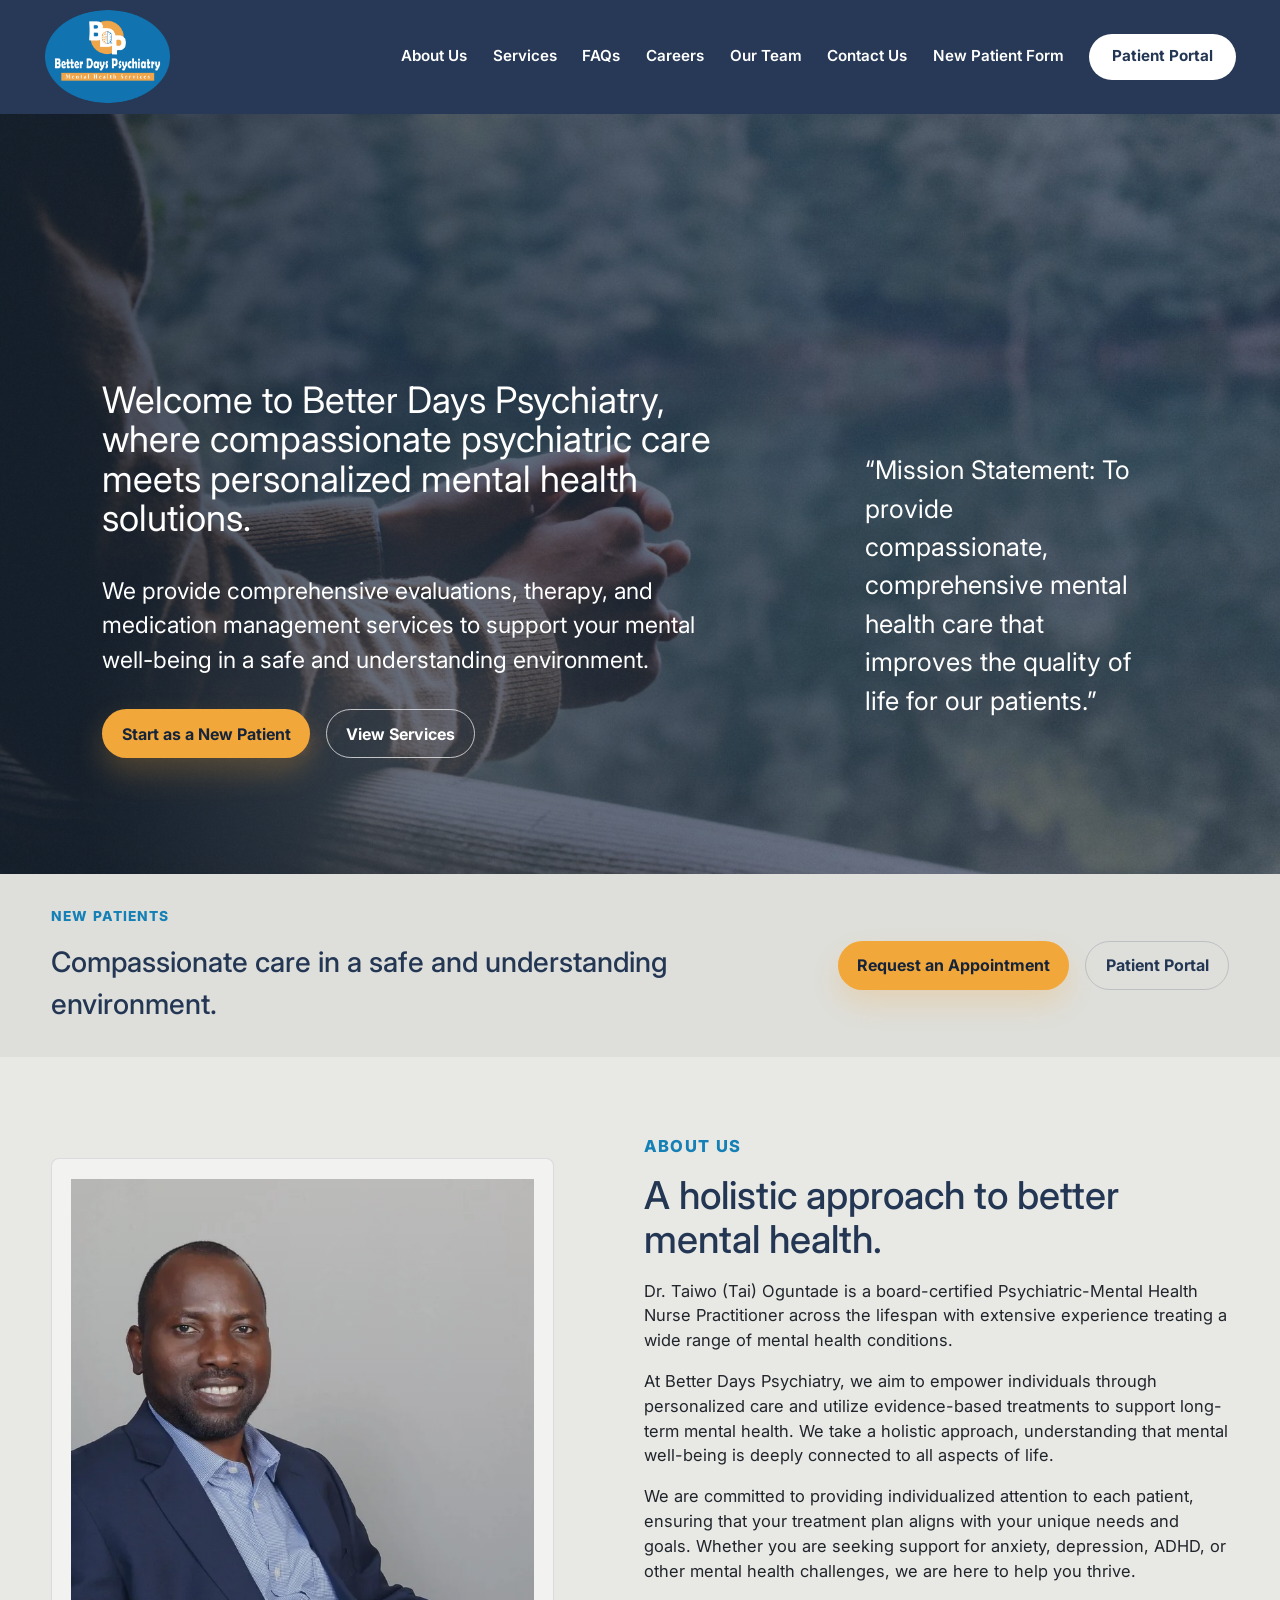
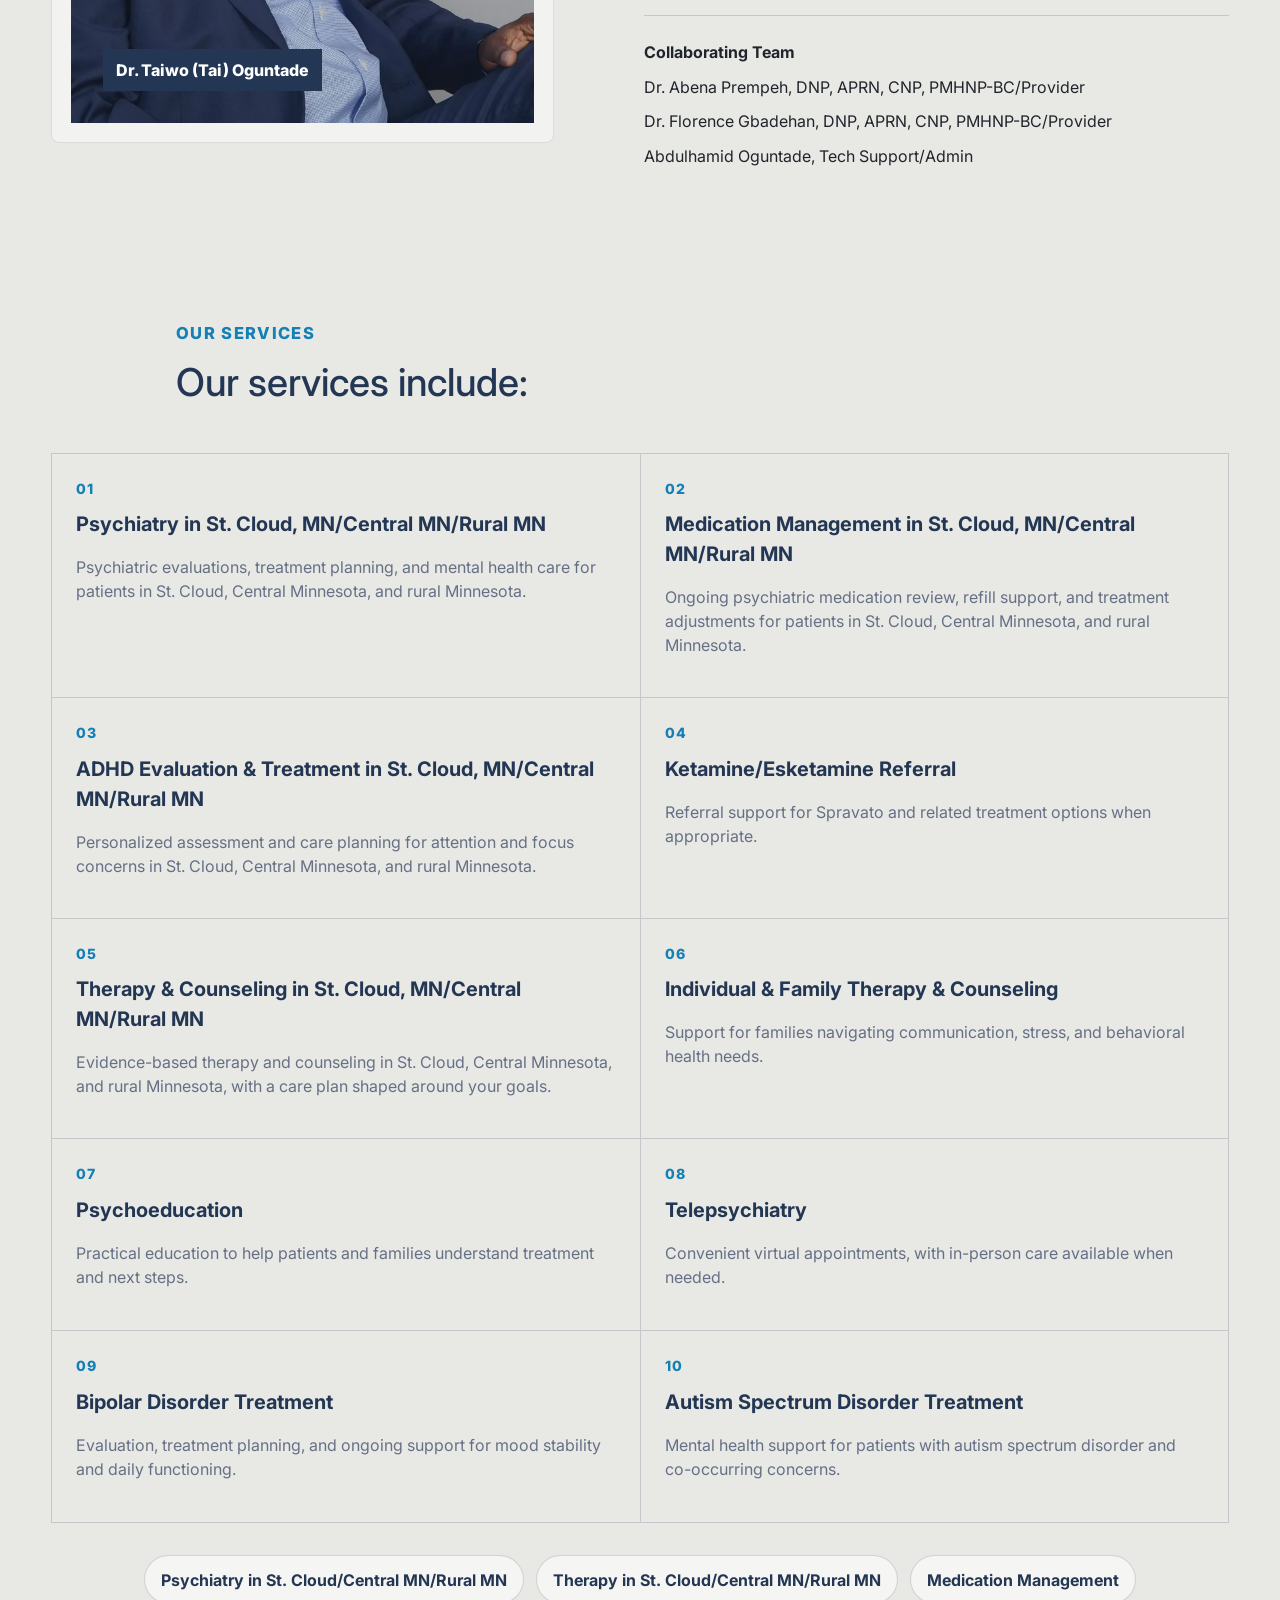
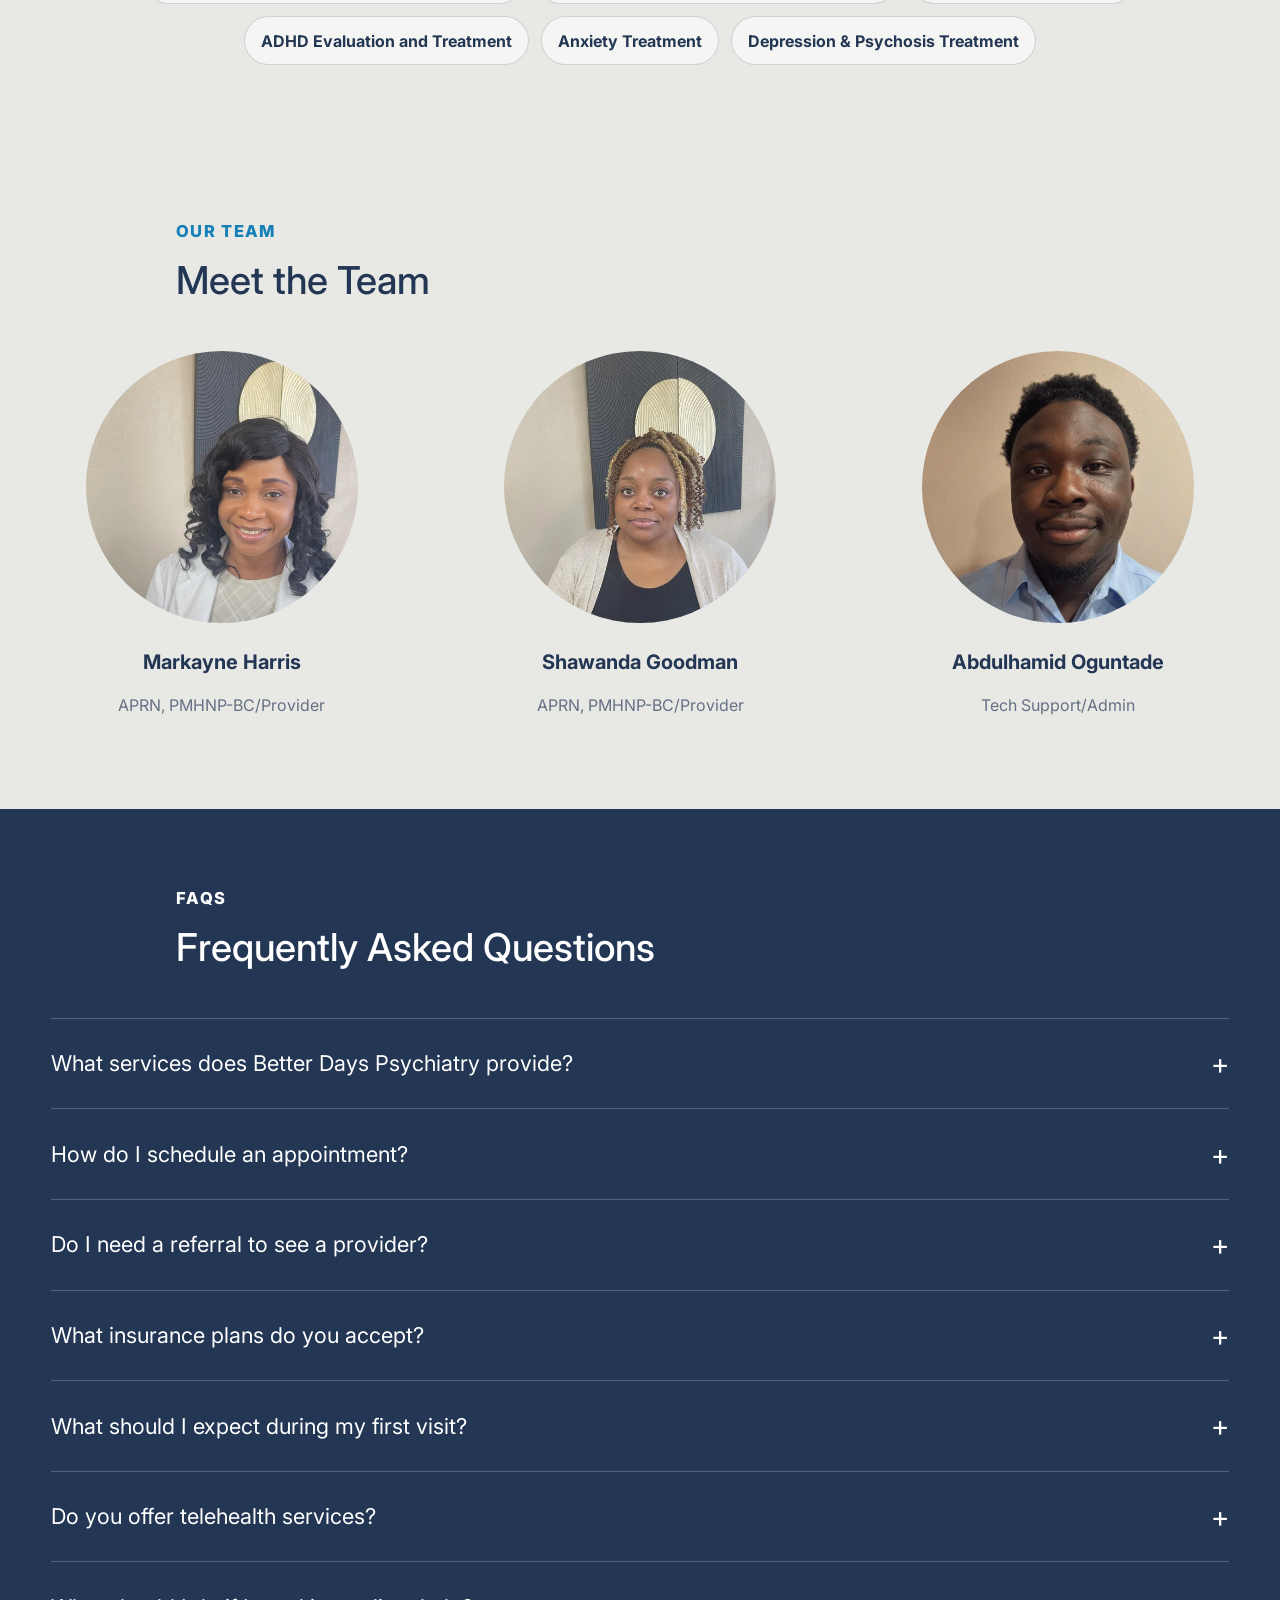
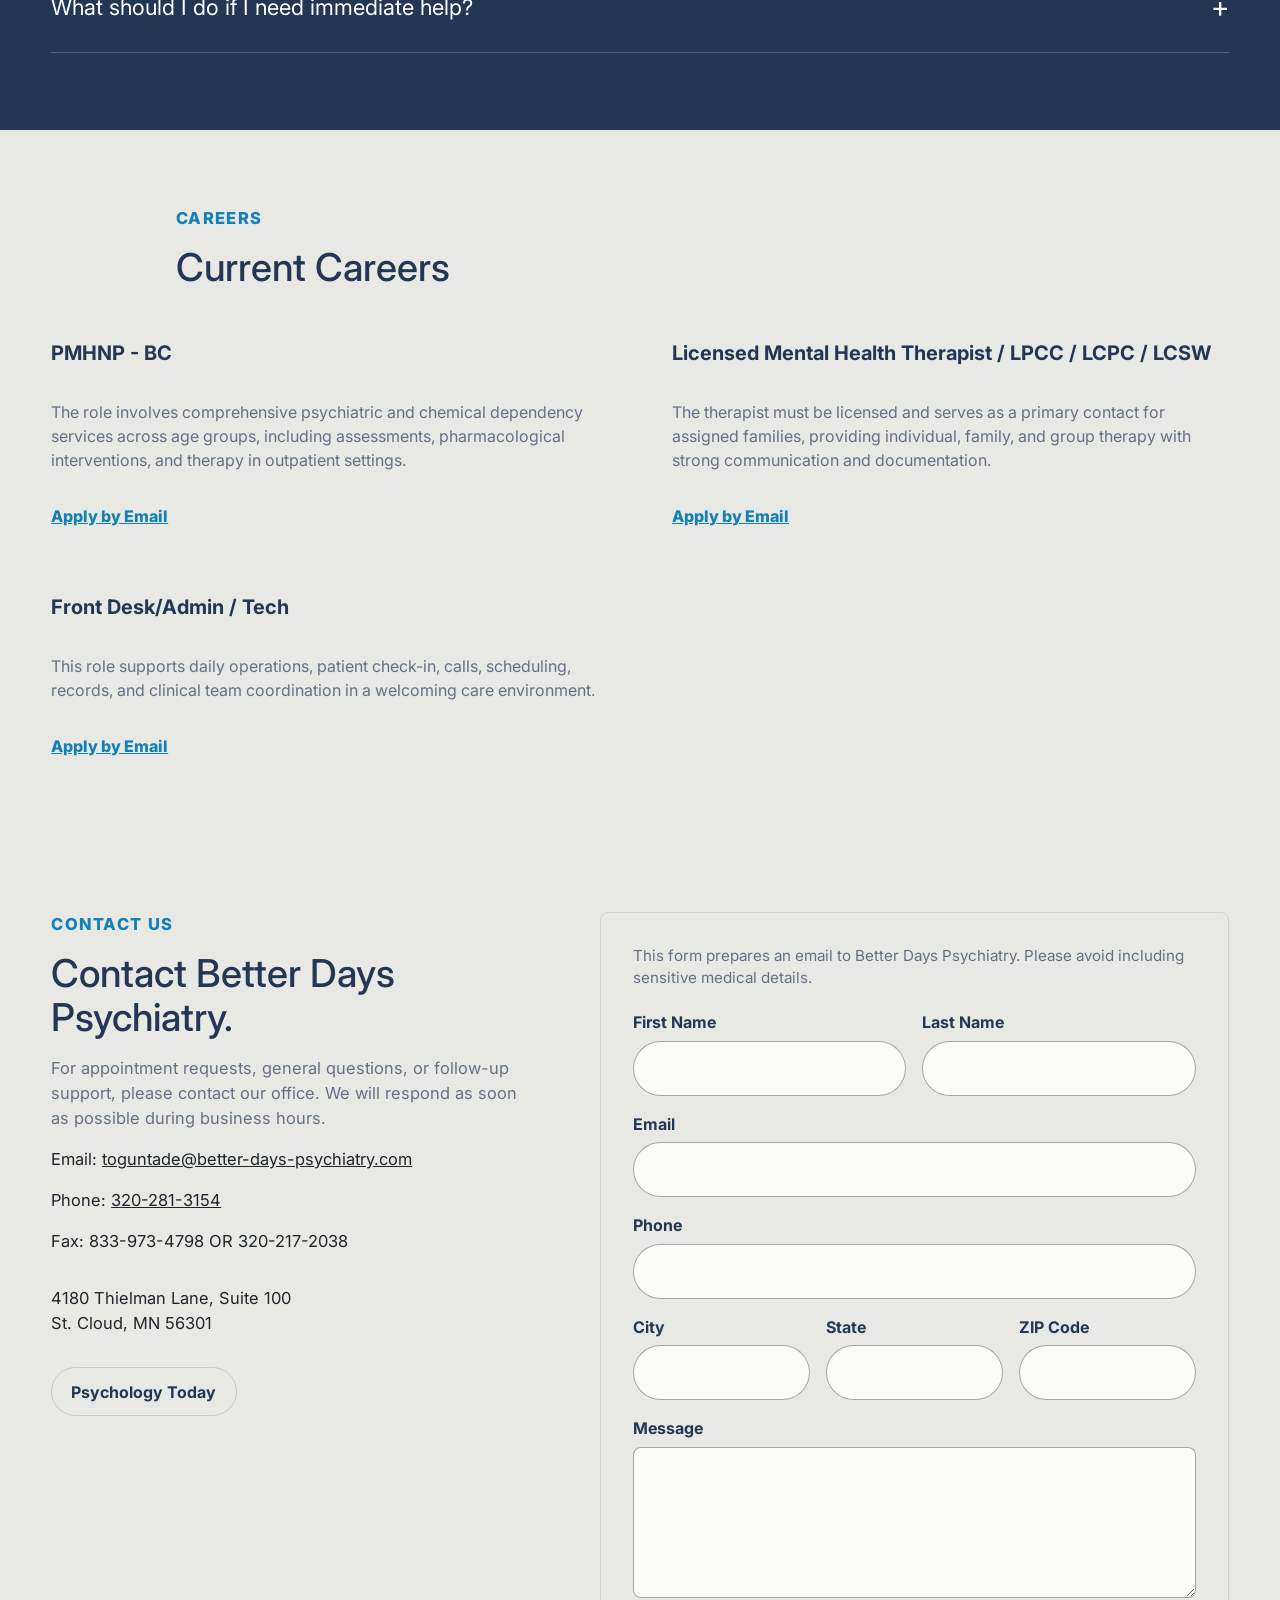
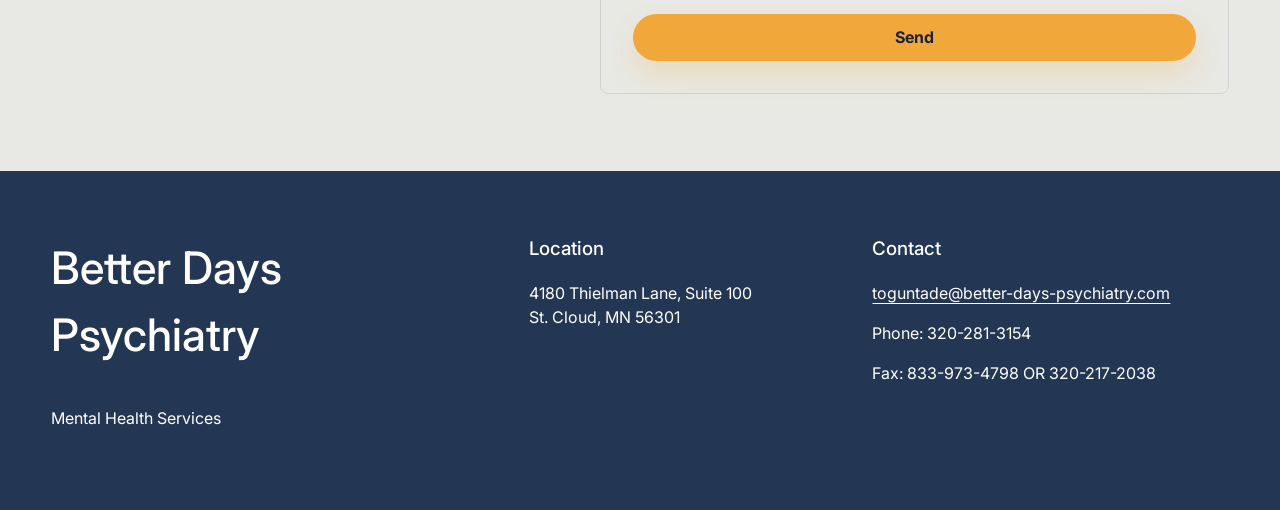
<file: index.html>
<!doctype html>
<html lang="en">
  <head>
    <meta charset="utf-8">
    <meta name="viewport" content="width=device-width, initial-scale=1">
    <title>Better Days Psychiatry in St. Cloud, MN, Central MN & Rural MN | Psychiatry, Therapy & Medication Management</title>
    <meta
      name="description"
      content="Better Days Psychiatry provides psychiatric care, therapy, counseling, ADHD treatment, anxiety treatment, depression treatment, and medication management in St. Cloud, MN, Central Minnesota, and rural Minnesota."
    >
    <link rel="canonical" href="https://www.betterdayspsychiatrymhs.com/">
    <link rel="preconnect" href="https://fonts.googleapis.com">
    <link rel="preconnect" href="https://fonts.gstatic.com" crossorigin>
    <link href="https://fonts.googleapis.com/css2?family=Inter:wght@400;500;600;700;800&display=swap" rel="stylesheet">
    <link rel="stylesheet" href="styles.css">
    <script type="application/ld+json">
      {
        "@context": "https://schema.org",
        "@type": ["MedicalBusiness", "LocalBusiness"],
        "name": "Better Days Psychiatry LLC",
        "url": "https://www.betterdayspsychiatrymhs.com/",
        "image": "https://www.betterdayspsychiatrymhs.com/assets/logo.webp",
        "telephone": "+1-320-281-3154",
        "email": "toguntade@better-days-psychiatry.com",
        "address": {
          "@type": "PostalAddress",
          "streetAddress": "4180 Thielman Lane, Suite 100",
          "addressLocality": "St. Cloud",
          "addressRegion": "MN",
          "postalCode": "56301",
          "addressCountry": "US"
        },
        "areaServed": ["St. Cloud, MN", "Central Minnesota", "Rural Minnesota"],
        "medicalSpecialty": ["Psychiatry", "Mental Health", "Psychotherapy"],
        "sameAs": [
          "https://www.psychologytoday.com/us/psychiatrists/better-days-psychiatry-saint-cloud-mn/1372999"
        ],
        "hasOfferCatalog": {
          "@type": "OfferCatalog",
          "name": "Mental health services",
          "itemListElement": [
            { "@type": "Offer", "itemOffered": { "@type": "MedicalTherapy", "name": "Psychiatry in St. Cloud, MN, Central MN, and Rural MN" } },
            { "@type": "Offer", "itemOffered": { "@type": "MedicalTherapy", "name": "Therapy and counseling in St. Cloud, MN, Central MN, and Rural MN" } },
            { "@type": "Offer", "itemOffered": { "@type": "MedicalTherapy", "name": "Medication management" } },
            { "@type": "Offer", "itemOffered": { "@type": "MedicalTherapy", "name": "ADHD evaluation and treatment" } },
            { "@type": "Offer", "itemOffered": { "@type": "MedicalTherapy", "name": "Anxiety treatment" } },
            { "@type": "Offer", "itemOffered": { "@type": "MedicalTherapy", "name": "Depression and psychosis treatment" } },
            { "@type": "Offer", "itemOffered": { "@type": "MedicalTherapy", "name": "Bipolar disorder treatment" } },
            { "@type": "Offer", "itemOffered": { "@type": "MedicalTherapy", "name": "Autism spectrum disorder treatment" } }
          ]
        }
      }
    </script>
  </head>
  <body>
    <a class="skip-link" href="#main">Skip to content</a>

    <header class="site-header" data-header>
      <nav class="nav-shell" aria-label="Main navigation">
        <a class="brand" href="#home" aria-label="Better Days Psychiatry home">
          <img class="brand-logo" src="assets/logo.webp" alt="Better Days Psychiatry Mental Health Services">
          <span class="brand-copy">
            <strong>Better Days Psychiatry</strong>
            <span>Mental Health Services</span>
          </span>
        </a>

        <button class="menu-toggle" type="button" aria-label="Open menu" aria-expanded="false" aria-controls="site-menu">
          <span></span>
          <span></span>
          <span></span>
        </button>

        <div class="nav-links" id="site-menu">
          <a href="#about">About Us</a>
          <a href="#services">Services</a>
          <a href="#faqs">FAQs</a>
          <a href="#careers">Careers</a>
          <a href="#team">Our Team</a>
          <a href="#contact">Contact Us</a>
          <a href="https://docs.google.com/forms/d/e/1FAIpQLSdyWYRWoePlx0-LxMHlRUGKXPF94Q7gkCnSaLaAfk4Poa9IcA/viewform" target="_blank" rel="noreferrer">New Patient Form</a>
          <a class="portal-button" href="https://32164.portal.athenahealth.com/" target="_blank" rel="noreferrer">Patient Portal</a>
        </div>
      </nav>
    </header>

    <main id="main">
      <section class="hero" id="home" aria-labelledby="hero-title">
        <div class="hero-overlay"></div>
        <div class="hero-content">
          <div class="hero-text">
            <h1 id="hero-title"><span class="hero-nowrap">Welcome to Better Days Psychiatry,</span> where compassionate psychiatric care meets personalized mental health solutions.</h1>
            <p class="hero-subtitle">We provide comprehensive evaluations, therapy, and medication management services to support your mental well-being in a safe and understanding environment.</p>
            <div class="hero-actions">
              <a class="primary-action" href="https://docs.google.com/forms/d/e/1FAIpQLSdyWYRWoePlx0-LxMHlRUGKXPF94Q7gkCnSaLaAfk4Poa9IcA/viewform" target="_blank" rel="noreferrer">Start as a New Patient</a>
              <a class="secondary-action" href="#services">View Services</a>
            </div>
          </div>
          <aside class="mission-card" aria-label="Mission statement">
            <p>“Mission Statement: To provide compassionate, comprehensive mental health care that improves the quality of life for our patients.”</p>
          </aside>
        </div>
      </section>

      <section class="section intro-band" id="new-patient">
        <div class="section-grid compact">
          <div>
            <p class="eyebrow dark">New Patients</p>
            <h2>Compassionate care in a safe and understanding environment.</h2>
          </div>
          <div class="intro-actions">
            <a class="primary-action" href="https://docs.google.com/forms/d/e/1FAIpQLSdyWYRWoePlx0-LxMHlRUGKXPF94Q7gkCnSaLaAfk4Poa9IcA/viewform" target="_blank" rel="noreferrer">Request an Appointment</a>
            <a class="secondary-action dark-link" href="https://32164.portal.athenahealth.com/" target="_blank" rel="noreferrer">Patient Portal</a>
          </div>
        </div>
      </section>

      <section class="section" id="about" aria-labelledby="about-title">
        <div class="section-grid about-grid">
          <div class="portrait-card">
            <div class="portrait-placeholder">
              <span>Dr. Taiwo (Tai) Oguntade</span>
            </div>
          </div>
          <div class="copy-block">
            <p class="eyebrow dark">About Us</p>
            <h2 id="about-title">A holistic approach to better mental health.</h2>
            <p>Dr. Taiwo (Tai) Oguntade is a board-certified Psychiatric-Mental Health Nurse Practitioner across the lifespan with extensive experience treating a wide range of mental health conditions.</p>
            <p>At Better Days Psychiatry, we aim to empower individuals through personalized care and utilize evidence-based treatments to support long-term mental health. We take a holistic approach, understanding that mental well-being is deeply connected to all aspects of life.</p>
            <p>We are committed to providing individualized attention to each patient, ensuring that your treatment plan aligns with your unique needs and goals. Whether you are seeking support for anxiety, depression, ADHD, or other mental health challenges, we are here to help you thrive.</p>
            <div class="collab-list" aria-label="Collaborating team">
              <strong>Collaborating Team</strong>
              <span>Dr. Abena Prempeh, DNP, APRN, CNP, PMHNP-BC/Provider</span>
              <span>Dr. Florence Gbadehan, DNP, APRN, CNP, PMHNP-BC/Provider</span>
              <span>Abdulhamid Oguntade, Tech Support/Admin</span>
            </div>
          </div>
        </div>
      </section>

      <section class="section services-section" id="services" aria-labelledby="services-title">
        <div class="section-heading">
          <p class="eyebrow dark">Our Services</p>
          <h2 id="services-title">Our services include:</h2>
        </div>

        <div class="service-grid">
          <a class="service-card service-link" href="psychiatry-st-cloud-mn.html">
            <span class="service-icon">01</span>
            <h3>Psychiatry in St. Cloud, MN/Central MN/Rural MN</h3>
            <p>Psychiatric evaluations, treatment planning, and mental health care for patients in St. Cloud, Central Minnesota, and rural Minnesota.</p>
          </a>
          <a class="service-card service-link" href="medication-management-st-cloud-mn.html">
            <span class="service-icon">02</span>
            <h3>Medication Management in St. Cloud, MN/Central MN/Rural MN</h3>
            <p>Ongoing psychiatric medication review, refill support, and treatment adjustments for patients in St. Cloud, Central Minnesota, and rural Minnesota.</p>
          </a>
          <a class="service-card service-link" href="adhd-treatment-st-cloud-mn.html">
            <span class="service-icon">03</span>
            <h3>ADHD Evaluation & Treatment in St. Cloud, MN/Central MN/Rural MN</h3>
            <p>Personalized assessment and care planning for attention and focus concerns in St. Cloud, Central Minnesota, and rural Minnesota.</p>
          </a>
          <article class="service-card">
            <span class="service-icon">04</span>
            <h3>Ketamine/Esketamine Referral</h3>
            <p>Referral support for Spravato and related treatment options when appropriate.</p>
          </article>
          <a class="service-card service-link" href="therapy-st-cloud-mn.html">
            <span class="service-icon">05</span>
            <h3>Therapy & Counseling in St. Cloud, MN/Central MN/Rural MN</h3>
            <p>Evidence-based therapy and counseling in St. Cloud, Central Minnesota, and rural Minnesota, with a care plan shaped around your goals.</p>
          </a>
          <article class="service-card">
            <span class="service-icon">06</span>
            <h3>Individual & Family Therapy & Counseling</h3>
            <p>Support for families navigating communication, stress, and behavioral health needs.</p>
          </article>
          <article class="service-card">
            <span class="service-icon">07</span>
            <h3>Psychoeducation</h3>
            <p>Practical education to help patients and families understand treatment and next steps.</p>
          </article>
          <article class="service-card">
            <span class="service-icon">08</span>
            <h3>Telepsychiatry</h3>
            <p>Convenient virtual appointments, with in-person care available when needed.</p>
          </article>
          <article class="service-card">
            <span class="service-icon">09</span>
            <h3>Bipolar Disorder Treatment</h3>
            <p>Evaluation, treatment planning, and ongoing support for mood stability and daily functioning.</p>
          </article>
          <article class="service-card">
            <span class="service-icon">10</span>
            <h3>Autism Spectrum Disorder Treatment</h3>
            <p>Mental health support for patients with autism spectrum disorder and co-occurring concerns.</p>
          </article>
        </div>
        <div class="service-seo-links" aria-label="Explore mental health services">
          <a href="psychiatry-st-cloud-mn.html">Psychiatry in St. Cloud/Central MN/Rural MN</a>
          <a href="therapy-st-cloud-mn.html">Therapy in St. Cloud/Central MN/Rural MN</a>
          <a href="medication-management-st-cloud-mn.html">Medication Management</a>
          <a href="adhd-treatment-st-cloud-mn.html">ADHD Evaluation and Treatment</a>
          <a href="anxiety-treatment-st-cloud-mn.html">Anxiety Treatment</a>
          <a href="depression-treatment-st-cloud-mn.html">Depression & Psychosis Treatment</a>
        </div>
      </section>

      <section class="section team-section" id="team" aria-labelledby="team-title">
        <div class="section-heading">
          <p class="eyebrow dark">Our Team</p>
          <h2 id="team-title">Meet the Team</h2>
        </div>
        <div class="team-grid">
          <article class="team-member">
            <div class="avatar avatar-one" role="img" aria-label="Markayne Harris"></div>
            <h3>Markayne Harris</h3>
            <p>APRN, PMHNP-BC/Provider</p>
          </article>
          <article class="team-member">
            <div class="avatar avatar-two" role="img" aria-label="Shawanda Goodman"></div>
            <h3>Shawanda Goodman</h3>
            <p>APRN, PMHNP-BC/Provider</p>
          </article>
          <article class="team-member">
            <div class="avatar avatar-three" role="img" aria-label="Abdulhamid Oguntade"></div>
            <h3>Abdulhamid Oguntade</h3>
            <p>Tech Support/Admin</p>
          </article>
        </div>
      </section>

      <section class="section faq-section" id="faqs" aria-labelledby="faq-title">
        <div class="section-heading light">
          <p class="eyebrow">FAQs</p>
          <h2 id="faq-title">Frequently Asked Questions</h2>
        </div>
        <div class="faq-list">
          <details>
            <summary>What services does Better Days Psychiatry provide?</summary>
            <p>BDP offers addiction treatment, mental health counseling, medication management, and therapy for anxiety, depression, ADHD, PTSD, psychosis episodes, schizophrenia, bipolar disorder, autism spectrum disorder, substance use disorder, and many more.</p>
          </details>
          <details>
            <summary>How do I schedule an appointment?</summary>
            <p>You can use the New Patient Form, contact the office by phone (320-281-3154), or use the Patient Portal if you are an active patient.</p>
          </details>
          <details>
            <summary>Do I need a referral to see a provider?</summary>
            <p>No. You may schedule directly through the website or call the office for more information.</p>
          </details>
          <details>
            <summary>What insurance plans do you accept?</summary>
            <p>BDP accepts a variety of insurance plans, including major payers. We are in-network with Aetna, BCBS, Health Partners, UCare, Hennepin Health, Medicaid, Medicare, PreferredOne, PrimeWest Health, Tricare West (VACCN)/TriWest Healthcare Alliance, Carelon, and UHC/Optum/UMR/Medical Resources. We are also in-network with secondary coverage to Medicare that follows Medicare guidelines, and out-of-network options may be available.</p>
            <p><strong>Note:</strong> This is not a guarantee of coverage or payment. Patients are required to know their plan's specific coverage before establishing care.</p>
          </details>
          <details>
            <summary>What should I expect during my first visit?</summary>
            <p>Your first visit includes a comprehensive assessment, discussion of symptoms and history, and a personalized treatment plan.</p>
          </details>
          <details>
            <summary>Do you offer telehealth services?</summary>
            <p>Yes. Telehealth appointments are available for patients who prefer virtual consultation.</p>
          </details>
          <details>
            <summary>What should I do if I need immediate help?</summary>
            <p>If you are experiencing a crisis, call 911 or go to the nearest emergency room. You can also call or text 988 for the Suicide & Crisis Lifeline.</p>
          </details>
        </div>
      </section>

      <section class="section careers-section" id="careers" aria-labelledby="careers-title">
        <div class="section-heading">
          <p class="eyebrow dark">Careers</p>
          <h2 id="careers-title">Current Careers</h2>
        </div>
        <div class="career-grid">
          <article class="career-card">
            <h3>PMHNP - BC</h3>
            <p>The role involves comprehensive psychiatric and chemical dependency services across age groups, including assessments, pharmacological interventions, and therapy in outpatient settings.</p>
            <a href="mailto:toguntade@better-days-psychiatry.com?subject=PMHNP%20-%20BC%20Application">Apply by Email</a>
          </article>
          <article class="career-card">
            <h3>Licensed Mental Health Therapist / LPCC / LCPC / LCSW</h3>
            <p>The therapist must be licensed and serves as a primary contact for assigned families, providing individual, family, and group therapy with strong communication and documentation.</p>
            <a href="mailto:toguntade@better-days-psychiatry.com?subject=Licensed%20Mental%20Health%20Therapist%20LPCC%20LCPC%20LCSW%20Application">Apply by Email</a>
          </article>
          <article class="career-card">
            <h3>Front Desk/Admin / Tech</h3>
            <p>This role supports daily operations, patient check-in, calls, scheduling, records, and clinical team coordination in a welcoming care environment.</p>
            <a href="mailto:toguntade@better-days-psychiatry.com?subject=Front%20Desk%2FAdmin%20Tech%20Application">Apply by Email</a>
          </article>
        </div>
      </section>

      <section class="section contact-section" id="contact" aria-labelledby="contact-title">
        <div class="contact-grid">
          <div class="contact-copy">
            <p class="eyebrow dark">Contact Us</p>
            <h2 id="contact-title">Contact Better Days Psychiatry.</h2>
            <p class="contact-intro">For appointment requests, general questions, or follow-up support, please contact our office. We will respond as soon as possible during business hours.</p>
            <p>Email: <a href="mailto:toguntade@better-days-psychiatry.com">toguntade@better-days-psychiatry.com</a></p>
            <p>Phone: <a href="tel:+13202813154">320-281-3154</a></p>
            <p>Fax: 833-973-4798 OR 320-217-2038</p>
            <address>
              4180 Thielman Lane, Suite 100<br>
              St. Cloud, MN 56301
            </address>
            <a class="secondary-action dark-link" href="https://www.psychologytoday.com/us/psychiatrists/better-days-psychiatry-saint-cloud-mn/1372999" target="_blank" rel="noreferrer">Psychology Today</a>
          </div>

          <form class="contact-form" data-contact-form>
            <p class="form-note">This form prepares an email to Better Days Psychiatry. Please avoid including sensitive medical details.</p>
            <div class="form-row">
              <label>First Name <input type="text" name="first-name" required></label>
              <label>Last Name <input type="text" name="last-name" required></label>
            </div>
            <label>Email <input type="email" name="email" required></label>
            <label>Phone <input type="tel" name="phone" required></label>
            <div class="form-row three">
              <label>City <input type="text" name="city"></label>
              <label>State <input type="text" name="state"></label>
              <label>ZIP Code <input type="text" name="zip"></label>
            </div>
            <label>Message <textarea name="message" rows="5" required></textarea></label>
            <button class="primary-action" type="submit">Send</button>
          </form>
        </div>
      </section>
    </main>

    <footer class="site-footer">
      <div>
        <h2>Better Days Psychiatry</h2>
        <p>Mental Health Services</p>
      </div>
      <div>
        <h3>Location</h3>
        <p>4180 Thielman Lane, Suite 100<br>St. Cloud, MN 56301</p>
      </div>
      <div>
        <h3>Contact</h3>
        <p><a href="mailto:toguntade@better-days-psychiatry.com">toguntade@better-days-psychiatry.com</a></p>
        <p>Phone: 320-281-3154</p>
        <p>Fax: 833-973-4798 OR 320-217-2038</p>
      </div>
    </footer>

    <script src="script.js"></script>
  </body>
</html>
</file>
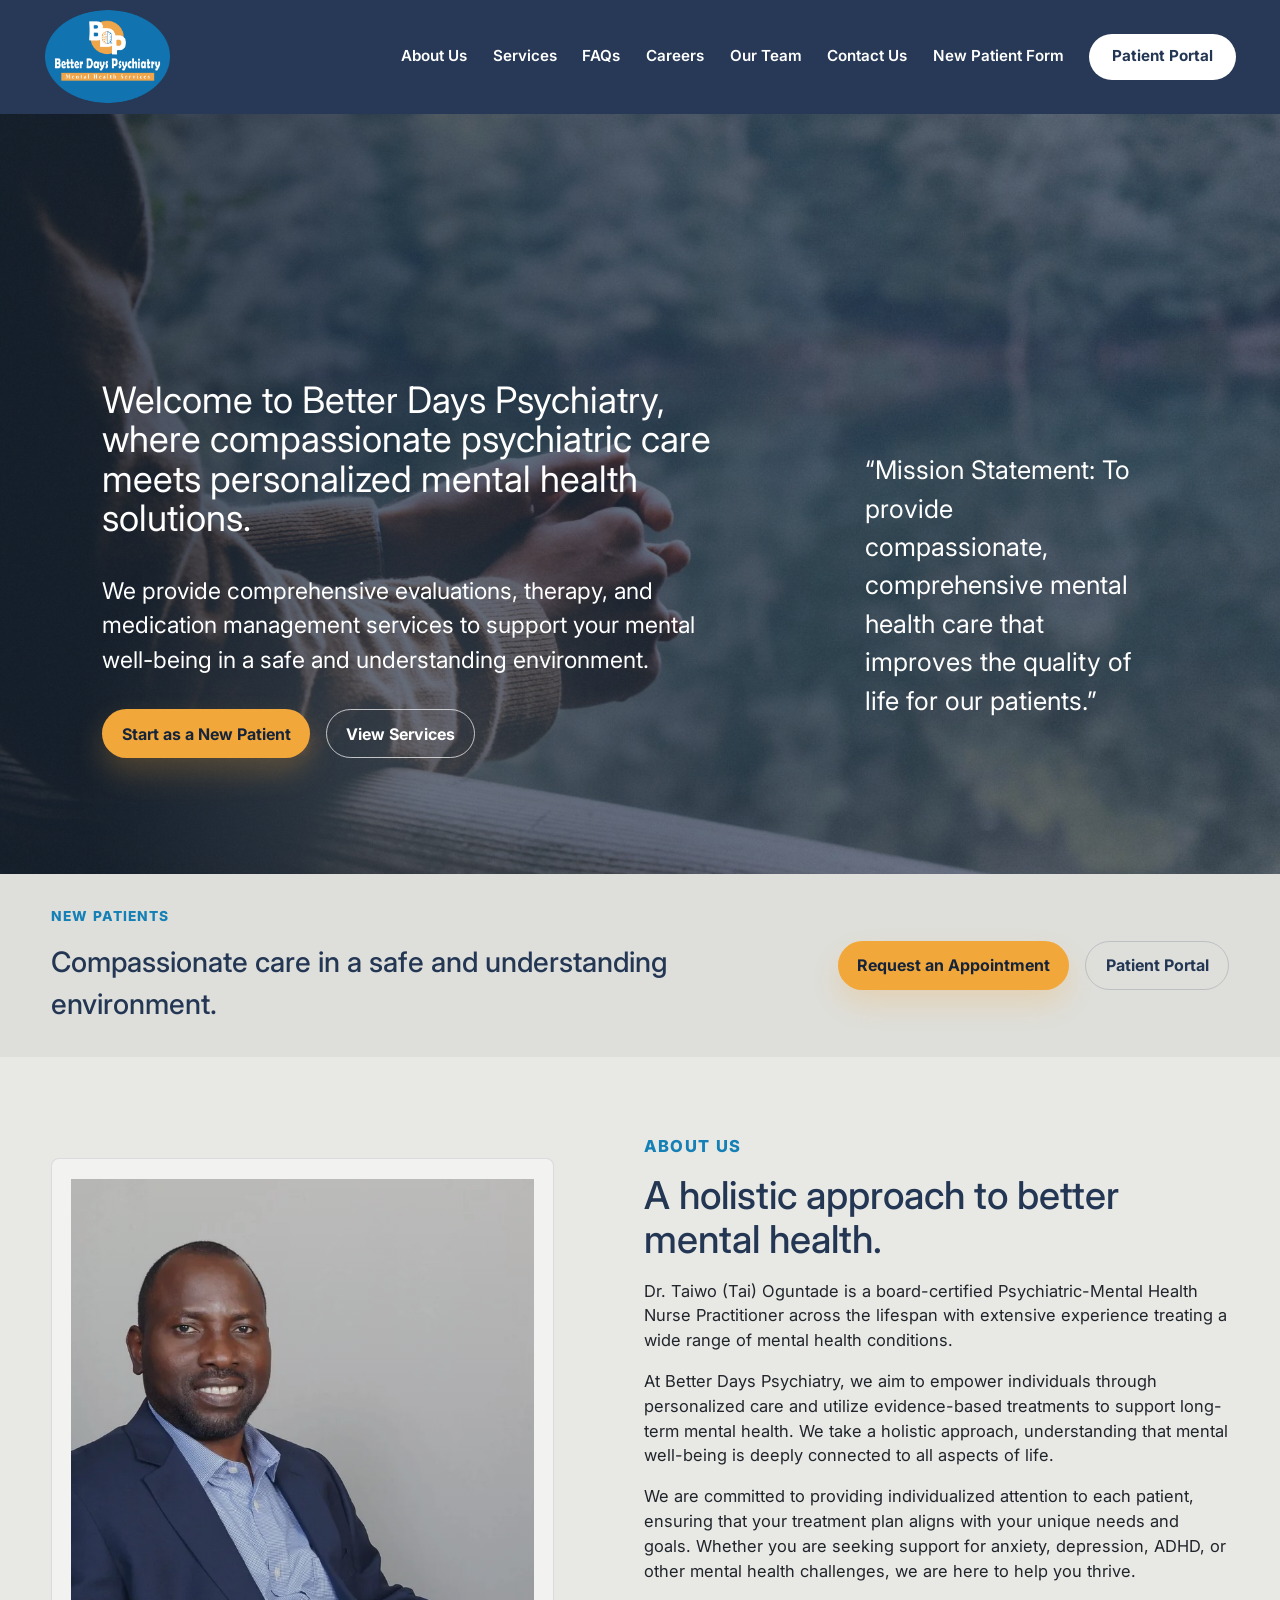
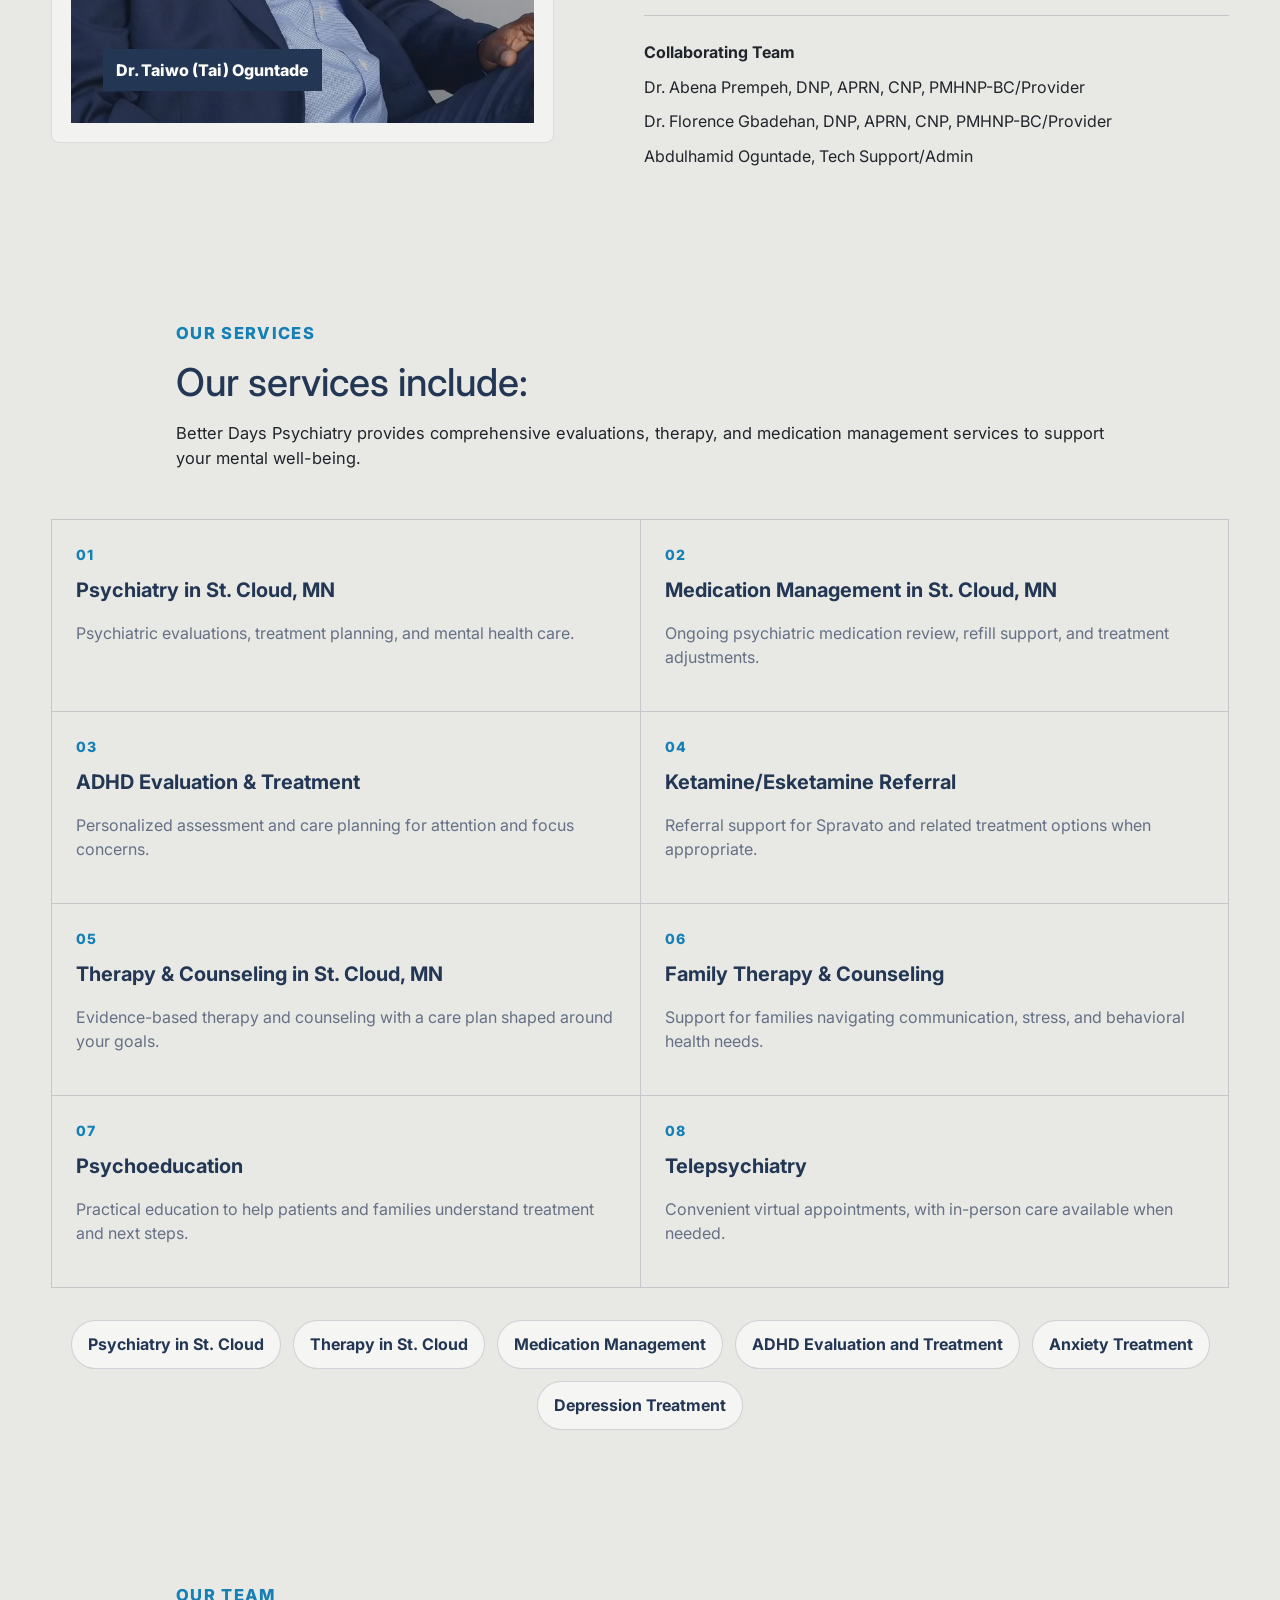
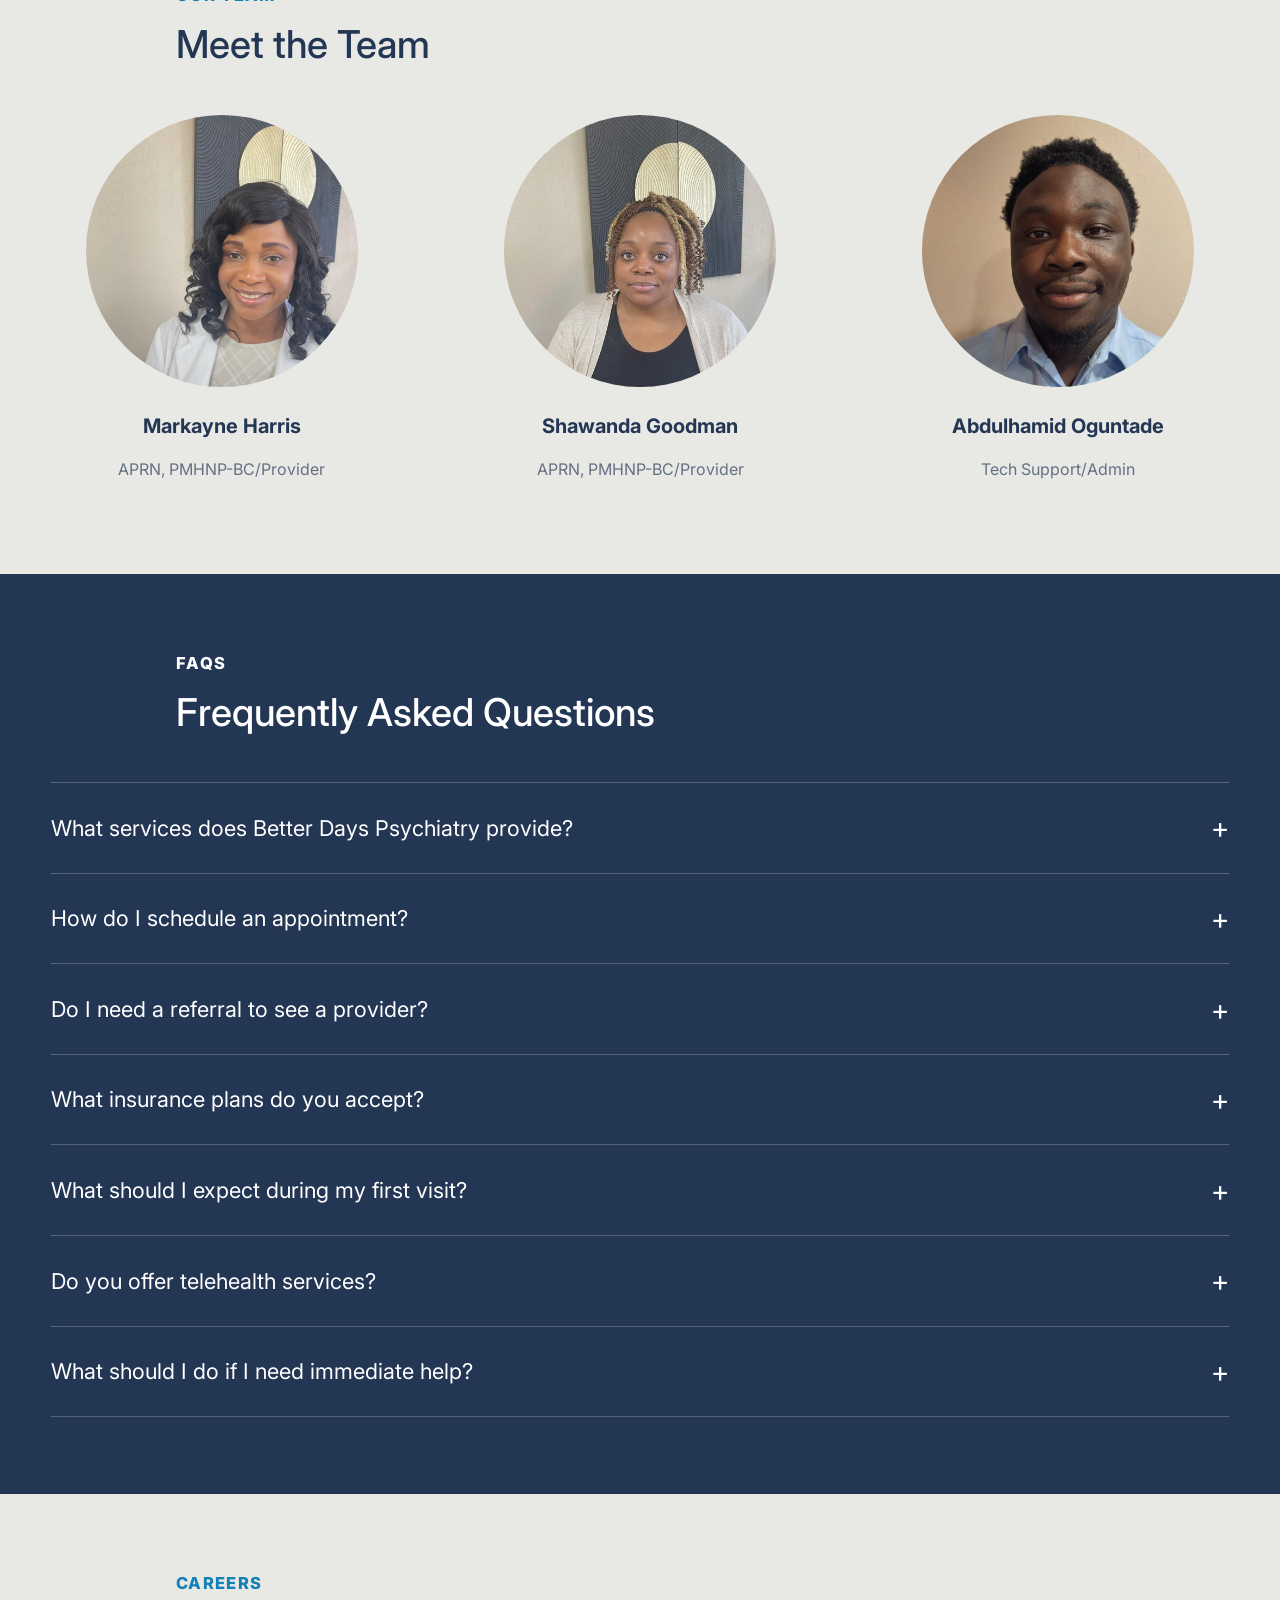
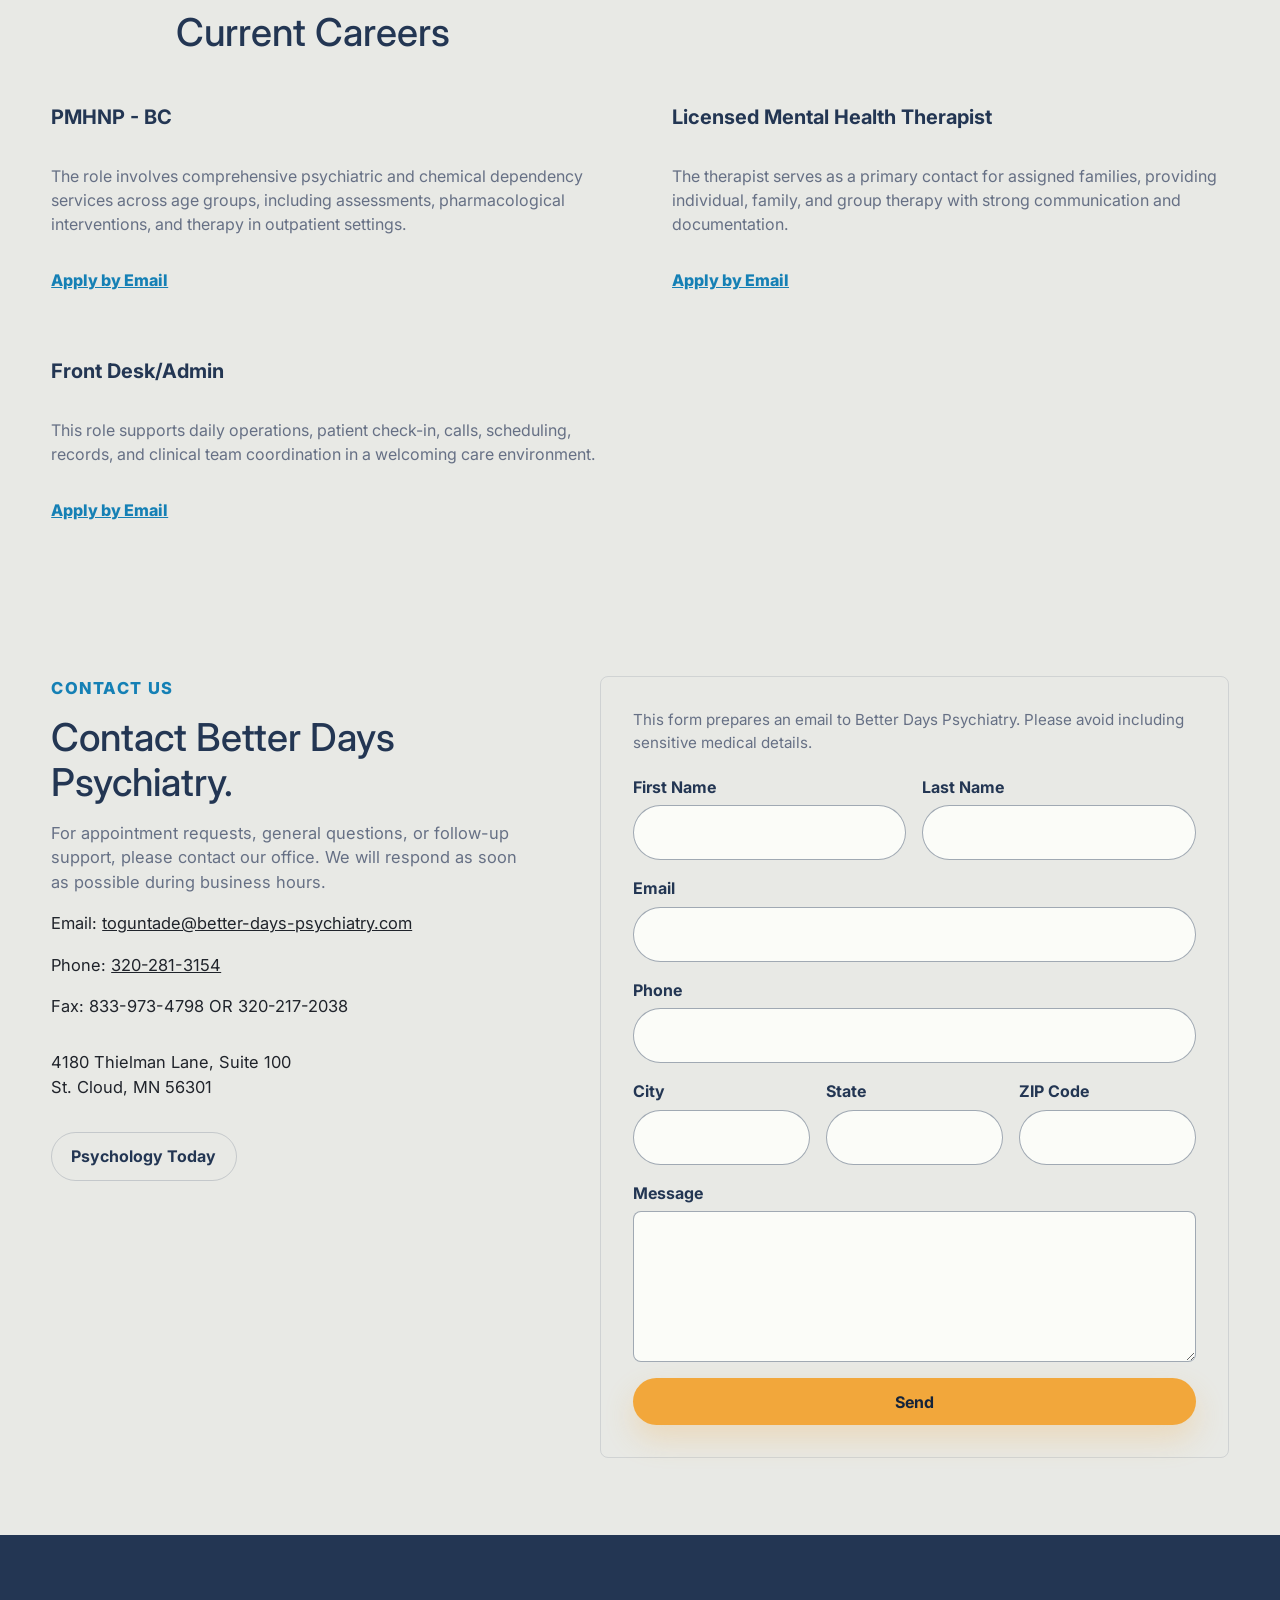
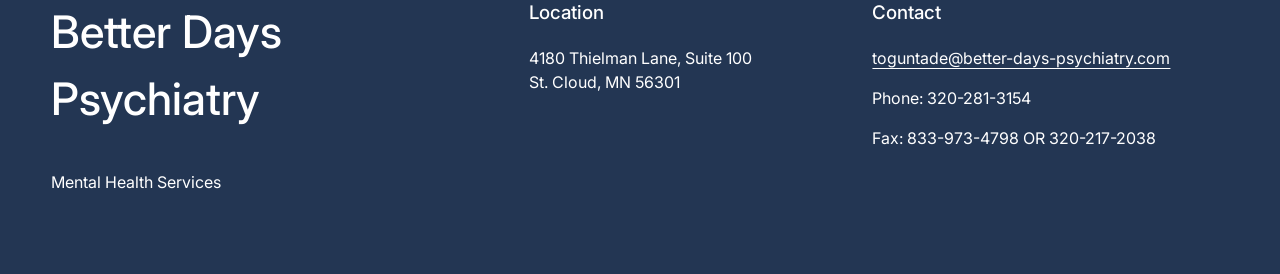
<file: public/index.html>
<!doctype html>
<html lang="en">
  <head>
    <meta charset="utf-8">
    <meta name="viewport" content="width=device-width, initial-scale=1">
    <title>Better Days Psychiatry in St. Cloud, MN | Psychiatry, Therapy & Medication Management</title>
    <meta
      name="description"
      content="Better Days Psychiatry provides psychiatric care, therapy, counseling, ADHD treatment, anxiety treatment, depression treatment, and medication management in St. Cloud, MN."
    >
    <link rel="canonical" href="https://www.betterdayspsychiatrymhs.com/">
    <link rel="preconnect" href="https://fonts.googleapis.com">
    <link rel="preconnect" href="https://fonts.gstatic.com" crossorigin>
    <link href="https://fonts.googleapis.com/css2?family=Inter:wght@400;500;600;700;800&display=swap" rel="stylesheet">
    <link rel="stylesheet" href="styles.css">
    <script type="application/ld+json">
      {
        "@context": "https://schema.org",
        "@type": ["MedicalBusiness", "LocalBusiness"],
        "name": "Better Days Psychiatry LLC",
        "url": "https://www.betterdayspsychiatrymhs.com/",
        "image": "https://www.betterdayspsychiatrymhs.com/assets/logo.webp",
        "telephone": "+1-320-281-3154",
        "email": "toguntade@better-days-psychiatry.com",
        "address": {
          "@type": "PostalAddress",
          "streetAddress": "4180 Thielman Lane, Suite 100",
          "addressLocality": "St. Cloud",
          "addressRegion": "MN",
          "postalCode": "56301",
          "addressCountry": "US"
        },
        "areaServed": "St. Cloud, MN",
        "medicalSpecialty": ["Psychiatry", "Mental Health", "Psychotherapy"],
        "sameAs": [
          "https://www.psychologytoday.com/us/psychiatrists/better-days-psychiatry-saint-cloud-mn/1372999"
        ],
        "hasOfferCatalog": {
          "@type": "OfferCatalog",
          "name": "Mental health services",
          "itemListElement": [
            { "@type": "Offer", "itemOffered": { "@type": "MedicalTherapy", "name": "Psychiatry in St. Cloud, MN" } },
            { "@type": "Offer", "itemOffered": { "@type": "MedicalTherapy", "name": "Therapy and counseling in St. Cloud, MN" } },
            { "@type": "Offer", "itemOffered": { "@type": "MedicalTherapy", "name": "Medication management" } },
            { "@type": "Offer", "itemOffered": { "@type": "MedicalTherapy", "name": "ADHD evaluation and treatment" } },
            { "@type": "Offer", "itemOffered": { "@type": "MedicalTherapy", "name": "Anxiety treatment" } },
            { "@type": "Offer", "itemOffered": { "@type": "MedicalTherapy", "name": "Depression treatment" } }
          ]
        }
      }
    </script>
  </head>
  <body>
    <a class="skip-link" href="#main">Skip to content</a>

    <header class="site-header" data-header>
      <nav class="nav-shell" aria-label="Main navigation">
        <a class="brand" href="#home" aria-label="Better Days Psychiatry home">
          <img class="brand-logo" src="assets/logo.webp" alt="Better Days Psychiatry Mental Health Services">
          <span class="brand-copy">
            <strong>Better Days Psychiatry</strong>
            <span>Mental Health Services</span>
          </span>
        </a>

        <button class="menu-toggle" type="button" aria-label="Open menu" aria-expanded="false" aria-controls="site-menu">
          <span></span>
          <span></span>
          <span></span>
        </button>

        <div class="nav-links" id="site-menu">
          <a href="#about">About Us</a>
          <a href="#services">Services</a>
          <a href="#faqs">FAQs</a>
          <a href="#careers">Careers</a>
          <a href="#team">Our Team</a>
          <a href="#contact">Contact Us</a>
          <a href="https://docs.google.com/forms/d/e/1FAIpQLSdyWYRWoePlx0-LxMHlRUGKXPF94Q7gkCnSaLaAfk4Poa9IcA/viewform" target="_blank" rel="noreferrer">New Patient Form</a>
          <a class="portal-button" href="https://32164.portal.athenahealth.com/" target="_blank" rel="noreferrer">Patient Portal</a>
        </div>
      </nav>
    </header>

    <main id="main">
      <section class="hero" id="home" aria-labelledby="hero-title">
        <div class="hero-overlay"></div>
        <div class="hero-content">
          <div class="hero-text">
            <h1 id="hero-title"><span class="hero-nowrap">Welcome to Better Days Psychiatry,</span> where compassionate psychiatric care meets personalized mental health solutions.</h1>
            <p class="hero-subtitle">We provide comprehensive evaluations, therapy, and medication management services to support your mental well-being in a safe and understanding environment.</p>
            <div class="hero-actions">
              <a class="primary-action" href="https://docs.google.com/forms/d/e/1FAIpQLSdyWYRWoePlx0-LxMHlRUGKXPF94Q7gkCnSaLaAfk4Poa9IcA/viewform" target="_blank" rel="noreferrer">Start as a New Patient</a>
              <a class="secondary-action" href="#services">View Services</a>
            </div>
          </div>
          <aside class="mission-card" aria-label="Mission statement">
            <p>“Mission Statement: To provide compassionate, comprehensive mental health care that improves the quality of life for our patients.”</p>
          </aside>
        </div>
      </section>

      <section class="section intro-band" id="new-patient">
        <div class="section-grid compact">
          <div>
            <p class="eyebrow dark">New Patients</p>
            <h2>Compassionate care in a safe and understanding environment.</h2>
          </div>
          <div class="intro-actions">
            <a class="primary-action" href="https://docs.google.com/forms/d/e/1FAIpQLSdyWYRWoePlx0-LxMHlRUGKXPF94Q7gkCnSaLaAfk4Poa9IcA/viewform" target="_blank" rel="noreferrer">Request an Appointment</a>
            <a class="secondary-action dark-link" href="https://32164.portal.athenahealth.com/" target="_blank" rel="noreferrer">Patient Portal</a>
          </div>
        </div>
      </section>

      <section class="section" id="about" aria-labelledby="about-title">
        <div class="section-grid about-grid">
          <div class="portrait-card">
            <div class="portrait-placeholder">
              <span>Dr. Taiwo (Tai) Oguntade</span>
            </div>
          </div>
          <div class="copy-block">
            <p class="eyebrow dark">About Us</p>
            <h2 id="about-title">A holistic approach to better mental health.</h2>
            <p>Dr. Taiwo (Tai) Oguntade is a board-certified Psychiatric-Mental Health Nurse Practitioner across the lifespan with extensive experience treating a wide range of mental health conditions.</p>
            <p>At Better Days Psychiatry, we aim to empower individuals through personalized care and utilize evidence-based treatments to support long-term mental health. We take a holistic approach, understanding that mental well-being is deeply connected to all aspects of life.</p>
            <p>We are committed to providing individualized attention to each patient, ensuring that your treatment plan aligns with your unique needs and goals. Whether you are seeking support for anxiety, depression, ADHD, or other mental health challenges, we are here to help you thrive.</p>
            <div class="collab-list" aria-label="Collaborating team">
              <strong>Collaborating Team</strong>
              <span>Dr. Abena Prempeh, DNP, APRN, CNP, PMHNP-BC/Provider</span>
              <span>Dr. Florence Gbadehan, DNP, APRN, CNP, PMHNP-BC/Provider</span>
              <span>Abdulhamid Oguntade, Tech Support/Admin</span>
            </div>
          </div>
        </div>
      </section>

      <section class="section services-section" id="services" aria-labelledby="services-title">
        <div class="section-heading">
          <p class="eyebrow dark">Our Services</p>
          <h2 id="services-title">Our services include:</h2>
          <p>Better Days Psychiatry provides comprehensive evaluations, therapy, and medication management services to support your mental well-being.</p>
        </div>

        <div class="service-grid">
          <a class="service-card service-link" href="psychiatry-st-cloud-mn.html">
            <span class="service-icon">01</span>
            <h3>Psychiatry in St. Cloud, MN</h3>
            <p>Psychiatric evaluations, treatment planning, and mental health care.</p>
          </a>
          <a class="service-card service-link" href="medication-management-st-cloud-mn.html">
            <span class="service-icon">02</span>
            <h3>Medication Management in St. Cloud, MN</h3>
            <p>Ongoing psychiatric medication review, refill support, and treatment adjustments.</p>
          </a>
          <a class="service-card service-link" href="adhd-treatment-st-cloud-mn.html">
            <span class="service-icon">03</span>
            <h3>ADHD Evaluation & Treatment</h3>
            <p>Personalized assessment and care planning for attention and focus concerns.</p>
          </a>
          <article class="service-card">
            <span class="service-icon">04</span>
            <h3>Ketamine/Esketamine Referral</h3>
            <p>Referral support for Spravato and related treatment options when appropriate.</p>
          </article>
          <a class="service-card service-link" href="therapy-st-cloud-mn.html">
            <span class="service-icon">05</span>
            <h3>Therapy & Counseling in St. Cloud, MN</h3>
            <p>Evidence-based therapy and counseling with a care plan shaped around your goals.</p>
          </a>
          <article class="service-card">
            <span class="service-icon">06</span>
            <h3>Family Therapy & Counseling</h3>
            <p>Support for families navigating communication, stress, and behavioral health needs.</p>
          </article>
          <article class="service-card">
            <span class="service-icon">07</span>
            <h3>Psychoeducation</h3>
            <p>Practical education to help patients and families understand treatment and next steps.</p>
          </article>
          <article class="service-card">
            <span class="service-icon">08</span>
            <h3>Telepsychiatry</h3>
            <p>Convenient virtual appointments, with in-person care available when needed.</p>
          </article>
        </div>
        <div class="service-seo-links" aria-label="Explore mental health services">
          <a href="psychiatry-st-cloud-mn.html">Psychiatry in St. Cloud</a>
          <a href="therapy-st-cloud-mn.html">Therapy in St. Cloud</a>
          <a href="medication-management-st-cloud-mn.html">Medication Management</a>
          <a href="adhd-treatment-st-cloud-mn.html">ADHD Evaluation and Treatment</a>
          <a href="anxiety-treatment-st-cloud-mn.html">Anxiety Treatment</a>
          <a href="depression-treatment-st-cloud-mn.html">Depression Treatment</a>
        </div>
      </section>

      <section class="section team-section" id="team" aria-labelledby="team-title">
        <div class="section-heading">
          <p class="eyebrow dark">Our Team</p>
          <h2 id="team-title">Meet the Team</h2>
        </div>
        <div class="team-grid">
          <article class="team-member">
            <div class="avatar avatar-one" role="img" aria-label="Markayne Harris"></div>
            <h3>Markayne Harris</h3>
            <p>APRN, PMHNP-BC/Provider</p>
          </article>
          <article class="team-member">
            <div class="avatar avatar-two" role="img" aria-label="Shawanda Goodman"></div>
            <h3>Shawanda Goodman</h3>
            <p>APRN, PMHNP-BC/Provider</p>
          </article>
          <article class="team-member">
            <div class="avatar avatar-three" role="img" aria-label="Abdulhamid Oguntade"></div>
            <h3>Abdulhamid Oguntade</h3>
            <p>Tech Support/Admin</p>
          </article>
        </div>
      </section>

      <section class="section faq-section" id="faqs" aria-labelledby="faq-title">
        <div class="section-heading light">
          <p class="eyebrow">FAQs</p>
          <h2 id="faq-title">Frequently Asked Questions</h2>
        </div>
        <div class="faq-list">
          <details>
            <summary>What services does Better Days Psychiatry provide?</summary>
            <p>BDP offers addiction treatment, mental health counseling, medication management, and therapy for anxiety, depression, ADHD, PTSD, schizophrenia, bipolar disorder, and substance use disorders.</p>
          </details>
          <details>
            <summary>How do I schedule an appointment?</summary>
            <p>You can use the New Patient Form, contact the office by phone, or use the Patient Portal if you are an active patient.</p>
          </details>
          <details>
            <summary>Do I need a referral to see a provider?</summary>
            <p>No. You may schedule directly through the website or call the office for more information.</p>
          </details>
          <details>
            <summary>What insurance plans do you accept?</summary>
            <p>BDP accepts many major insurance plans. Patients should confirm their specific coverage and benefits with their plan before care.</p>
          </details>
          <details>
            <summary>What should I expect during my first visit?</summary>
            <p>Your first visit includes a comprehensive assessment, discussion of symptoms and history, and a personalized treatment plan.</p>
          </details>
          <details>
            <summary>Do you offer telehealth services?</summary>
            <p>Yes. Telehealth appointments are available for patients who prefer virtual consultation.</p>
          </details>
          <details>
            <summary>What should I do if I need immediate help?</summary>
            <p>If you are experiencing a crisis, call 911 or go to the nearest emergency room. You can also call or text 988 for the Suicide & Crisis Lifeline.</p>
          </details>
        </div>
      </section>

      <section class="section careers-section" id="careers" aria-labelledby="careers-title">
        <div class="section-heading">
          <p class="eyebrow dark">Careers</p>
          <h2 id="careers-title">Current Careers</h2>
        </div>
        <div class="career-grid">
          <article class="career-card">
            <h3>PMHNP - BC</h3>
            <p>The role involves comprehensive psychiatric and chemical dependency services across age groups, including assessments, pharmacological interventions, and therapy in outpatient settings.</p>
            <a href="mailto:toguntade@better-days-psychiatry.com?subject=PMHNP%20-%20BC%20Application">Apply by Email</a>
          </article>
          <article class="career-card">
            <h3>Licensed Mental Health Therapist</h3>
            <p>The therapist serves as a primary contact for assigned families, providing individual, family, and group therapy with strong communication and documentation.</p>
            <a href="mailto:toguntade@better-days-psychiatry.com?subject=Licensed%20Mental%20Health%20Therapist%20Application">Apply by Email</a>
          </article>
          <article class="career-card">
            <h3>Front Desk/Admin</h3>
            <p>This role supports daily operations, patient check-in, calls, scheduling, records, and clinical team coordination in a welcoming care environment.</p>
            <a href="mailto:toguntade@better-days-psychiatry.com?subject=Front%20Desk%2FAdmin%20Application">Apply by Email</a>
          </article>
        </div>
      </section>

      <section class="section contact-section" id="contact" aria-labelledby="contact-title">
        <div class="contact-grid">
          <div class="contact-copy">
            <p class="eyebrow dark">Contact Us</p>
            <h2 id="contact-title">Contact Better Days Psychiatry.</h2>
            <p class="contact-intro">For appointment requests, general questions, or follow-up support, please contact our office. We will respond as soon as possible during business hours.</p>
            <p>Email: <a href="mailto:toguntade@better-days-psychiatry.com">toguntade@better-days-psychiatry.com</a></p>
            <p>Phone: <a href="tel:+13202813154">320-281-3154</a></p>
            <p>Fax: 833-973-4798 OR 320-217-2038</p>
            <address>
              4180 Thielman Lane, Suite 100<br>
              St. Cloud, MN 56301
            </address>
            <a class="secondary-action dark-link" href="https://www.psychologytoday.com/us/psychiatrists/better-days-psychiatry-saint-cloud-mn/1372999" target="_blank" rel="noreferrer">Psychology Today</a>
          </div>

          <form class="contact-form" data-contact-form>
            <p class="form-note">This form prepares an email to Better Days Psychiatry. Please avoid including sensitive medical details.</p>
            <div class="form-row">
              <label>First Name <input type="text" name="first-name" required></label>
              <label>Last Name <input type="text" name="last-name" required></label>
            </div>
            <label>Email <input type="email" name="email" required></label>
            <label>Phone <input type="tel" name="phone" required></label>
            <div class="form-row three">
              <label>City <input type="text" name="city"></label>
              <label>State <input type="text" name="state"></label>
              <label>ZIP Code <input type="text" name="zip"></label>
            </div>
            <label>Message <textarea name="message" rows="5" required></textarea></label>
            <button class="primary-action" type="submit">Send</button>
          </form>
        </div>
      </section>
    </main>

    <footer class="site-footer">
      <div>
        <h2>Better Days Psychiatry</h2>
        <p>Mental Health Services</p>
      </div>
      <div>
        <h3>Location</h3>
        <p>4180 Thielman Lane, Suite 100<br>St. Cloud, MN 56301</p>
      </div>
      <div>
        <h3>Contact</h3>
        <p><a href="mailto:toguntade@better-days-psychiatry.com">toguntade@better-days-psychiatry.com</a></p>
        <p>Phone: 320-281-3154</p>
        <p>Fax: 833-973-4798 OR 320-217-2038</p>
      </div>
    </footer>

    <script src="script.js"></script>
  </body>
</html>
</file>
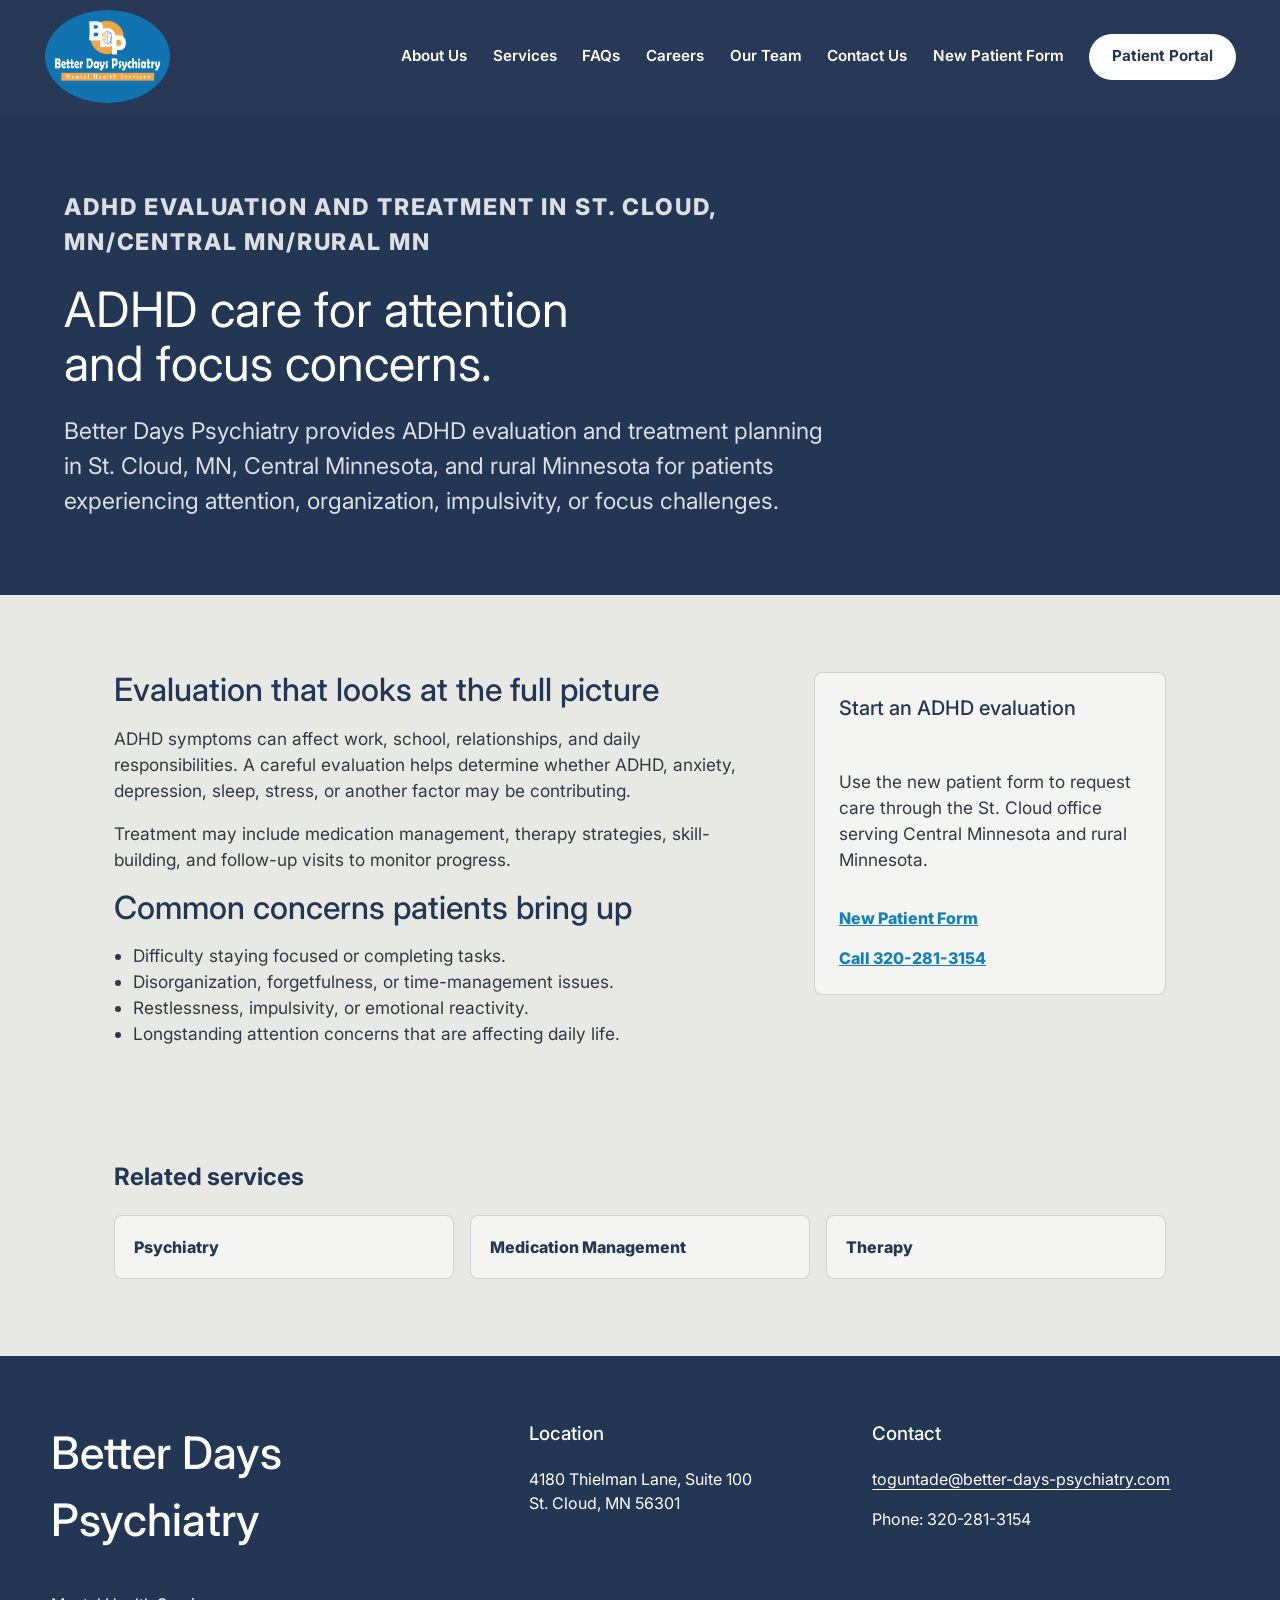
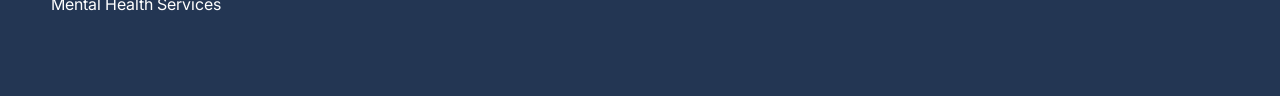
<file: adhd-treatment-st-cloud-mn.html>
<!doctype html>
<html lang="en">
  <head>
    <meta charset="utf-8">
    <meta name="viewport" content="width=device-width, initial-scale=1">
    <title>ADHD Evaluation & Treatment in St. Cloud, MN, Central MN & Rural MN | Better Days Psychiatry</title>
    <meta name="description" content="ADHD evaluation and treatment in St. Cloud, MN, Central Minnesota, and rural Minnesota for attention, focus, impulsivity, and daily functioning concerns.">
    <link rel="canonical" href="https://www.betterdayspsychiatrymhs.com/adhd-treatment-st-cloud-mn.html">
    <link rel="preconnect" href="https://fonts.googleapis.com"><link rel="preconnect" href="https://fonts.gstatic.com" crossorigin><link href="https://fonts.googleapis.com/css2?family=Inter:wght@400;500;600;700;800&display=swap" rel="stylesheet"><link rel="stylesheet" href="styles.css">
  </head>
  <body>
    <a class="skip-link" href="#main">Skip to content</a>
    <header class="site-header" data-header><nav class="nav-shell" aria-label="Main navigation"><a class="brand" href="index.html#home" aria-label="Better Days Psychiatry home"><img class="brand-logo" src="assets/logo.webp" alt="Better Days Psychiatry Mental Health Services"><span class="brand-copy"><strong>Better Days Psychiatry</strong><span>Mental Health Services</span></span></a><button class="menu-toggle" type="button" aria-label="Open menu" aria-expanded="false" aria-controls="site-menu"><span></span><span></span><span></span></button><div class="nav-links" id="site-menu"><a href="index.html#about">About Us</a><a href="index.html#services">Services</a><a href="index.html#faqs">FAQs</a><a href="index.html#careers">Careers</a><a href="index.html#team">Our Team</a><a href="index.html#contact">Contact Us</a><a href="https://docs.google.com/forms/d/e/1FAIpQLSdyWYRWoePlx0-LxMHlRUGKXPF94Q7gkCnSaLaAfk4Poa9IcA/viewform" target="_blank" rel="noreferrer">New Patient Form</a><a class="portal-button" href="https://32164.portal.athenahealth.com/" target="_blank" rel="noreferrer">Patient Portal</a></div></nav></header>
    <main id="main">
      <section class="service-page-hero"><div class="service-page-inner"><p class="eyebrow">ADHD Evaluation and Treatment in St. Cloud, MN/Central MN/Rural MN</p><h1>ADHD care for attention and focus concerns.</h1><p>Better Days Psychiatry provides ADHD evaluation and treatment planning in St. Cloud, MN, Central Minnesota, and rural Minnesota for patients experiencing attention, organization, impulsivity, or focus challenges.</p></div></section>
      <section class="service-content">
        <article><h2>Evaluation that looks at the full picture</h2><p>ADHD symptoms can affect work, school, relationships, and daily responsibilities. A careful evaluation helps determine whether ADHD, anxiety, depression, sleep, stress, or another factor may be contributing.</p><p>Treatment may include medication management, therapy strategies, skill-building, and follow-up visits to monitor progress.</p><h2>Common concerns patients bring up</h2><ul><li>Difficulty staying focused or completing tasks.</li><li>Disorganization, forgetfulness, or time-management issues.</li><li>Restlessness, impulsivity, or emotional reactivity.</li><li>Longstanding attention concerns that are affecting daily life.</li></ul></article>
        <aside class="service-sidebar"><h2>Start an ADHD evaluation</h2><p>Use the new patient form to request care through the St. Cloud office serving Central Minnesota and rural Minnesota.</p><a href="https://docs.google.com/forms/d/e/1FAIpQLSdyWYRWoePlx0-LxMHlRUGKXPF94Q7gkCnSaLaAfk4Poa9IcA/viewform" target="_blank" rel="noreferrer">New Patient Form</a><a href="tel:+13202813154">Call 320-281-3154</a></aside>
      </section>
      <section class="related-services"><h2>Related services</h2><div class="related-service-grid"><a href="psychiatry-st-cloud-mn.html">Psychiatry</a><a href="medication-management-st-cloud-mn.html">Medication Management</a><a href="therapy-st-cloud-mn.html">Therapy</a></div></section>
    </main>
    <footer class="site-footer"><div><h2>Better Days Psychiatry</h2><p>Mental Health Services</p></div><div><h3>Location</h3><p>4180 Thielman Lane, Suite 100<br>St. Cloud, MN 56301</p></div><div><h3>Contact</h3><p><a href="mailto:toguntade@better-days-psychiatry.com">toguntade@better-days-psychiatry.com</a></p><p>Phone: 320-281-3154</p></div></footer><script src="script.js"></script>
  </body>
</html>
</file>
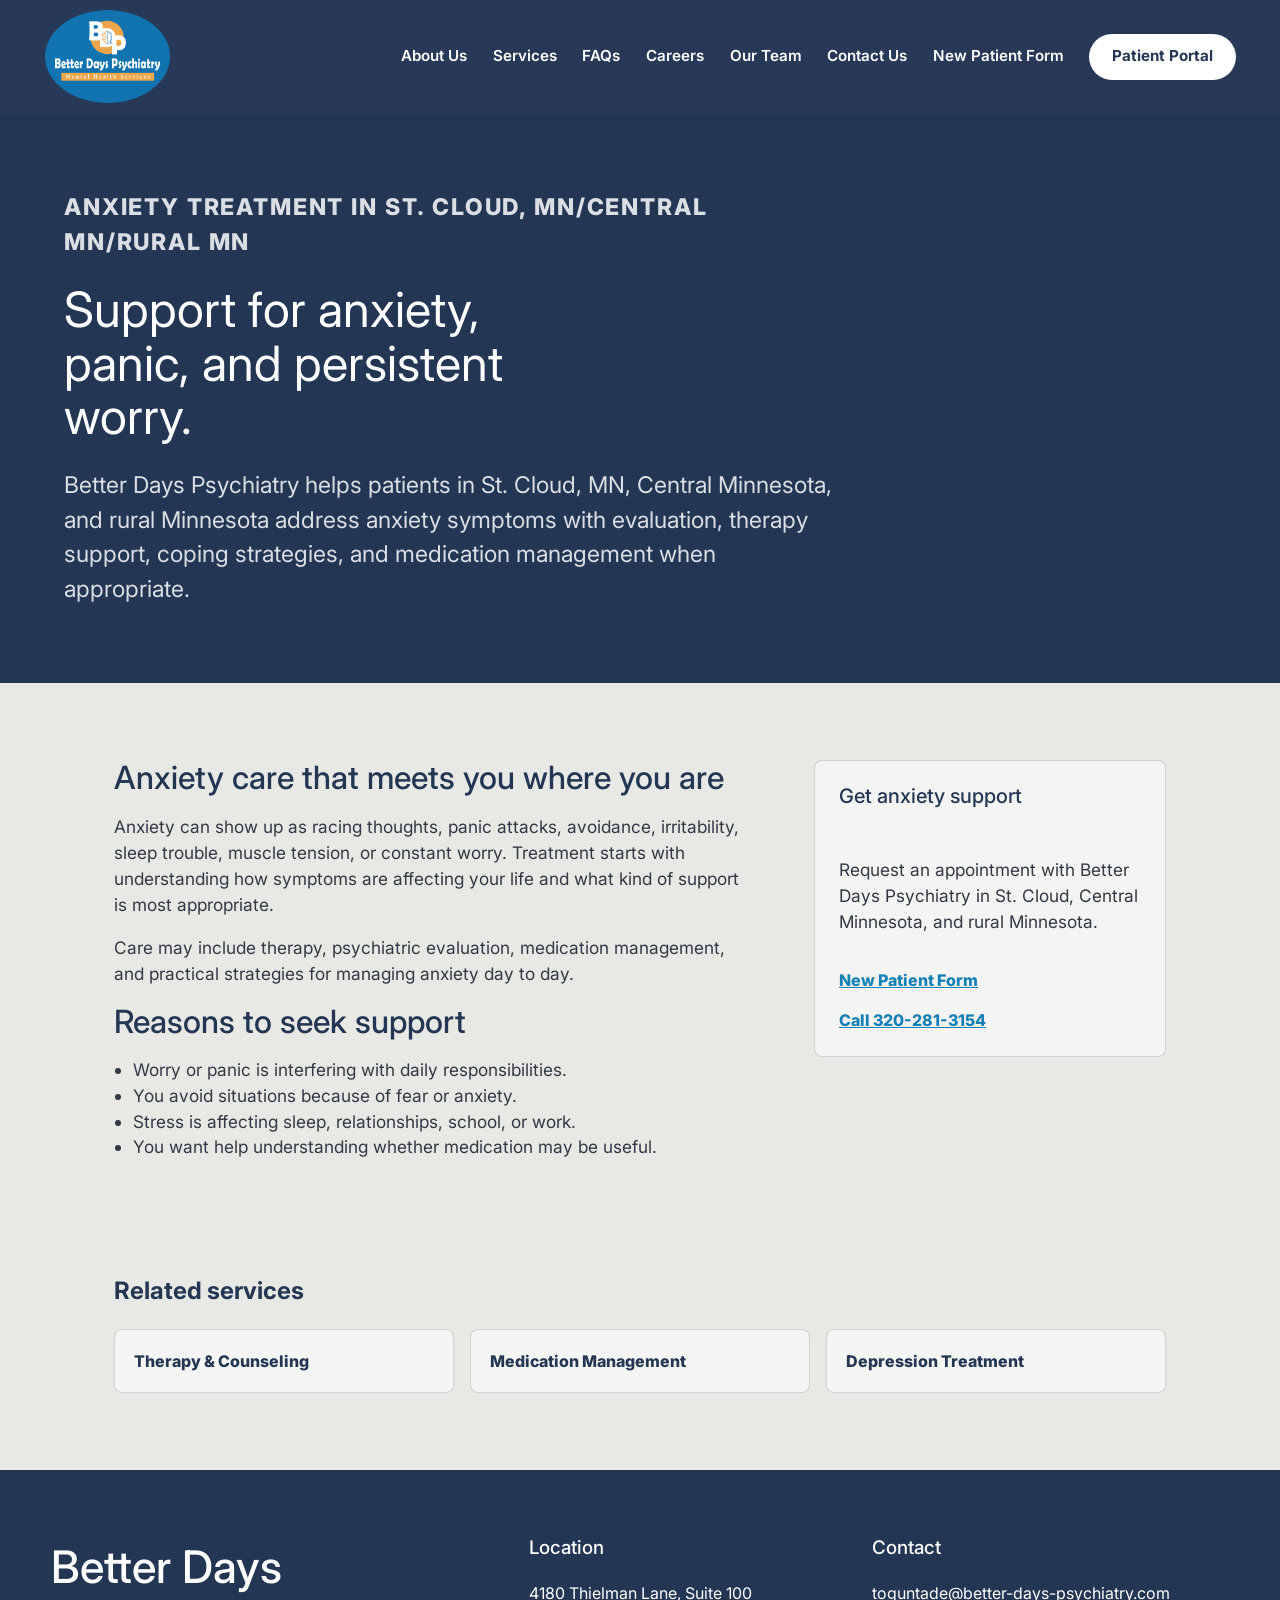
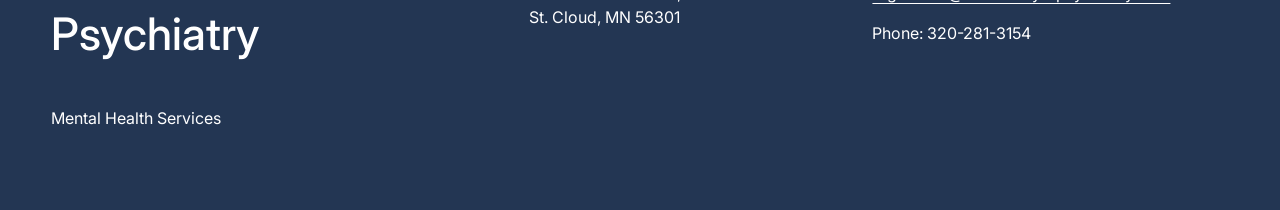
<file: anxiety-treatment-st-cloud-mn.html>
<!doctype html>
<html lang="en">
  <head>
    <meta charset="utf-8">
    <meta name="viewport" content="width=device-width, initial-scale=1">
    <title>Anxiety Treatment in St. Cloud, MN, Central MN & Rural MN | Better Days Psychiatry</title>
    <meta name="description" content="Anxiety treatment in St. Cloud, MN, Central Minnesota, and rural Minnesota, including therapy, psychiatric evaluation, coping support, and medication management when appropriate.">
    <link rel="canonical" href="https://www.betterdayspsychiatrymhs.com/anxiety-treatment-st-cloud-mn.html">
    <link rel="preconnect" href="https://fonts.googleapis.com"><link rel="preconnect" href="https://fonts.gstatic.com" crossorigin><link href="https://fonts.googleapis.com/css2?family=Inter:wght@400;500;600;700;800&display=swap" rel="stylesheet"><link rel="stylesheet" href="styles.css">
  </head>
  <body>
    <a class="skip-link" href="#main">Skip to content</a>
    <header class="site-header" data-header><nav class="nav-shell" aria-label="Main navigation"><a class="brand" href="index.html#home" aria-label="Better Days Psychiatry home"><img class="brand-logo" src="assets/logo.webp" alt="Better Days Psychiatry Mental Health Services"><span class="brand-copy"><strong>Better Days Psychiatry</strong><span>Mental Health Services</span></span></a><button class="menu-toggle" type="button" aria-label="Open menu" aria-expanded="false" aria-controls="site-menu"><span></span><span></span><span></span></button><div class="nav-links" id="site-menu"><a href="index.html#about">About Us</a><a href="index.html#services">Services</a><a href="index.html#faqs">FAQs</a><a href="index.html#careers">Careers</a><a href="index.html#team">Our Team</a><a href="index.html#contact">Contact Us</a><a href="https://docs.google.com/forms/d/e/1FAIpQLSdyWYRWoePlx0-LxMHlRUGKXPF94Q7gkCnSaLaAfk4Poa9IcA/viewform" target="_blank" rel="noreferrer">New Patient Form</a><a class="portal-button" href="https://32164.portal.athenahealth.com/" target="_blank" rel="noreferrer">Patient Portal</a></div></nav></header>
    <main id="main">
      <section class="service-page-hero"><div class="service-page-inner"><p class="eyebrow">Anxiety Treatment in St. Cloud, MN/Central MN/Rural MN</p><h1>Support for anxiety, panic, and persistent worry.</h1><p>Better Days Psychiatry helps patients in St. Cloud, MN, Central Minnesota, and rural Minnesota address anxiety symptoms with evaluation, therapy support, coping strategies, and medication management when appropriate.</p></div></section>
      <section class="service-content">
        <article><h2>Anxiety care that meets you where you are</h2><p>Anxiety can show up as racing thoughts, panic attacks, avoidance, irritability, sleep trouble, muscle tension, or constant worry. Treatment starts with understanding how symptoms are affecting your life and what kind of support is most appropriate.</p><p>Care may include therapy, psychiatric evaluation, medication management, and practical strategies for managing anxiety day to day.</p><h2>Reasons to seek support</h2><ul><li>Worry or panic is interfering with daily responsibilities.</li><li>You avoid situations because of fear or anxiety.</li><li>Stress is affecting sleep, relationships, school, or work.</li><li>You want help understanding whether medication may be useful.</li></ul></article>
        <aside class="service-sidebar"><h2>Get anxiety support</h2><p>Request an appointment with Better Days Psychiatry in St. Cloud, Central Minnesota, and rural Minnesota.</p><a href="https://docs.google.com/forms/d/e/1FAIpQLSdyWYRWoePlx0-LxMHlRUGKXPF94Q7gkCnSaLaAfk4Poa9IcA/viewform" target="_blank" rel="noreferrer">New Patient Form</a><a href="tel:+13202813154">Call 320-281-3154</a></aside>
      </section>
      <section class="related-services"><h2>Related services</h2><div class="related-service-grid"><a href="therapy-st-cloud-mn.html">Therapy & Counseling</a><a href="medication-management-st-cloud-mn.html">Medication Management</a><a href="depression-treatment-st-cloud-mn.html">Depression Treatment</a></div></section>
    </main>
    <footer class="site-footer"><div><h2>Better Days Psychiatry</h2><p>Mental Health Services</p></div><div><h3>Location</h3><p>4180 Thielman Lane, Suite 100<br>St. Cloud, MN 56301</p></div><div><h3>Contact</h3><p><a href="mailto:toguntade@better-days-psychiatry.com">toguntade@better-days-psychiatry.com</a></p><p>Phone: 320-281-3154</p></div></footer><script src="script.js"></script>
  </body>
</html>
</file>
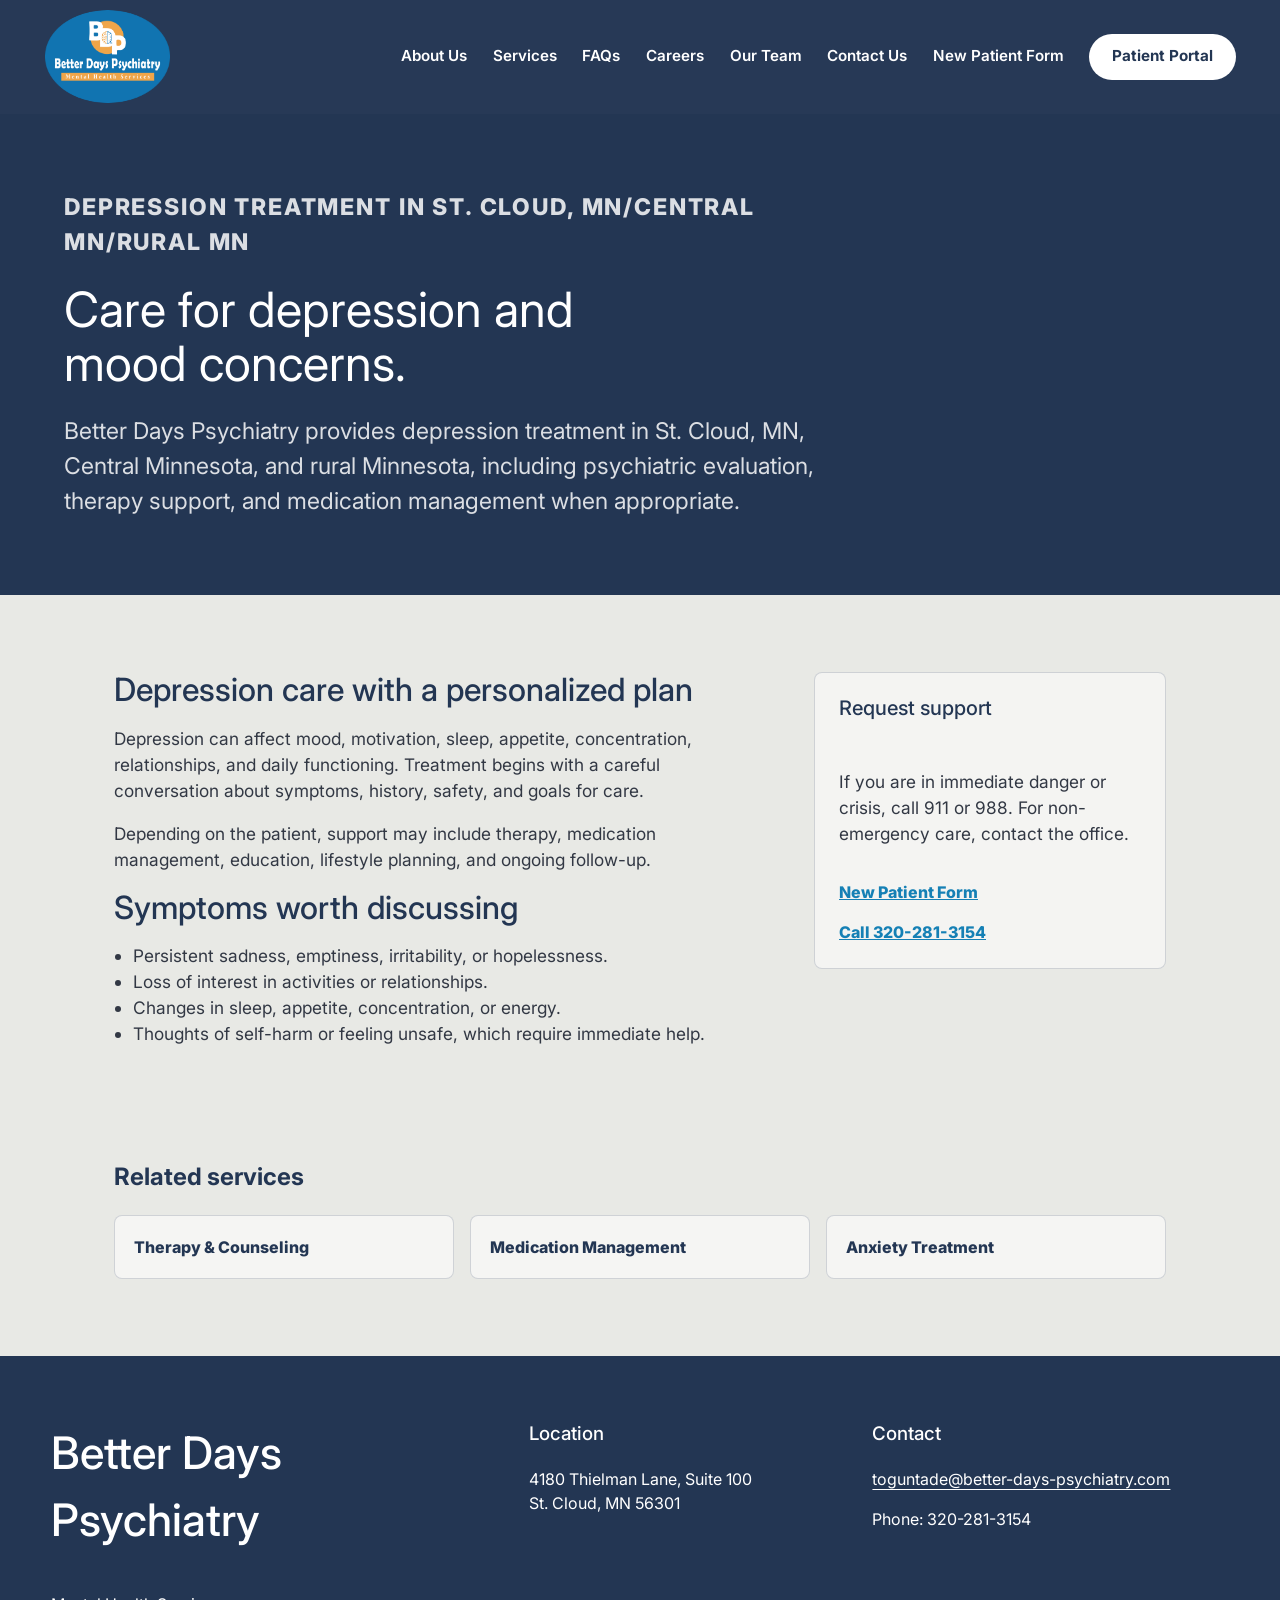
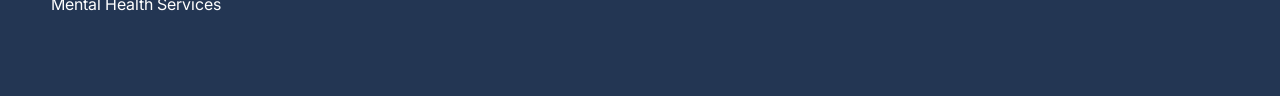
<file: depression-treatment-st-cloud-mn.html>
<!doctype html>
<html lang="en">
  <head>
    <meta charset="utf-8">
    <meta name="viewport" content="width=device-width, initial-scale=1">
    <title>Depression Treatment in St. Cloud, MN, Central MN & Rural MN | Better Days Psychiatry</title>
    <meta name="description" content="Depression treatment in St. Cloud, MN, Central Minnesota, and rural Minnesota with psychiatric evaluation, therapy support, and medication management when appropriate.">
    <link rel="canonical" href="https://www.betterdayspsychiatrymhs.com/depression-treatment-st-cloud-mn.html">
    <link rel="preconnect" href="https://fonts.googleapis.com"><link rel="preconnect" href="https://fonts.gstatic.com" crossorigin><link href="https://fonts.googleapis.com/css2?family=Inter:wght@400;500;600;700;800&display=swap" rel="stylesheet"><link rel="stylesheet" href="styles.css">
  </head>
  <body>
    <a class="skip-link" href="#main">Skip to content</a>
    <header class="site-header" data-header><nav class="nav-shell" aria-label="Main navigation"><a class="brand" href="index.html#home" aria-label="Better Days Psychiatry home"><img class="brand-logo" src="assets/logo.webp" alt="Better Days Psychiatry Mental Health Services"><span class="brand-copy"><strong>Better Days Psychiatry</strong><span>Mental Health Services</span></span></a><button class="menu-toggle" type="button" aria-label="Open menu" aria-expanded="false" aria-controls="site-menu"><span></span><span></span><span></span></button><div class="nav-links" id="site-menu"><a href="index.html#about">About Us</a><a href="index.html#services">Services</a><a href="index.html#faqs">FAQs</a><a href="index.html#careers">Careers</a><a href="index.html#team">Our Team</a><a href="index.html#contact">Contact Us</a><a href="https://docs.google.com/forms/d/e/1FAIpQLSdyWYRWoePlx0-LxMHlRUGKXPF94Q7gkCnSaLaAfk4Poa9IcA/viewform" target="_blank" rel="noreferrer">New Patient Form</a><a class="portal-button" href="https://32164.portal.athenahealth.com/" target="_blank" rel="noreferrer">Patient Portal</a></div></nav></header>
    <main id="main">
      <section class="service-page-hero"><div class="service-page-inner"><p class="eyebrow">Depression Treatment in St. Cloud, MN/Central MN/Rural MN</p><h1>Care for depression and mood concerns.</h1><p>Better Days Psychiatry provides depression treatment in St. Cloud, MN, Central Minnesota, and rural Minnesota, including psychiatric evaluation, therapy support, and medication management when appropriate.</p></div></section>
      <section class="service-content">
        <article><h2>Depression care with a personalized plan</h2><p>Depression can affect mood, motivation, sleep, appetite, concentration, relationships, and daily functioning. Treatment begins with a careful conversation about symptoms, history, safety, and goals for care.</p><p>Depending on the patient, support may include therapy, medication management, education, lifestyle planning, and ongoing follow-up.</p><h2>Symptoms worth discussing</h2><ul><li>Persistent sadness, emptiness, irritability, or hopelessness.</li><li>Loss of interest in activities or relationships.</li><li>Changes in sleep, appetite, concentration, or energy.</li><li>Thoughts of self-harm or feeling unsafe, which require immediate help.</li></ul></article>
        <aside class="service-sidebar"><h2>Request support</h2><p>If you are in immediate danger or crisis, call 911 or 988. For non-emergency care, contact the office.</p><a href="https://docs.google.com/forms/d/e/1FAIpQLSdyWYRWoePlx0-LxMHlRUGKXPF94Q7gkCnSaLaAfk4Poa9IcA/viewform" target="_blank" rel="noreferrer">New Patient Form</a><a href="tel:+13202813154">Call 320-281-3154</a></aside>
      </section>
      <section class="related-services"><h2>Related services</h2><div class="related-service-grid"><a href="therapy-st-cloud-mn.html">Therapy & Counseling</a><a href="medication-management-st-cloud-mn.html">Medication Management</a><a href="anxiety-treatment-st-cloud-mn.html">Anxiety Treatment</a></div></section>
    </main>
    <footer class="site-footer"><div><h2>Better Days Psychiatry</h2><p>Mental Health Services</p></div><div><h3>Location</h3><p>4180 Thielman Lane, Suite 100<br>St. Cloud, MN 56301</p></div><div><h3>Contact</h3><p><a href="mailto:toguntade@better-days-psychiatry.com">toguntade@better-days-psychiatry.com</a></p><p>Phone: 320-281-3154</p></div></footer><script src="script.js"></script>
  </body>
</html>
</file>
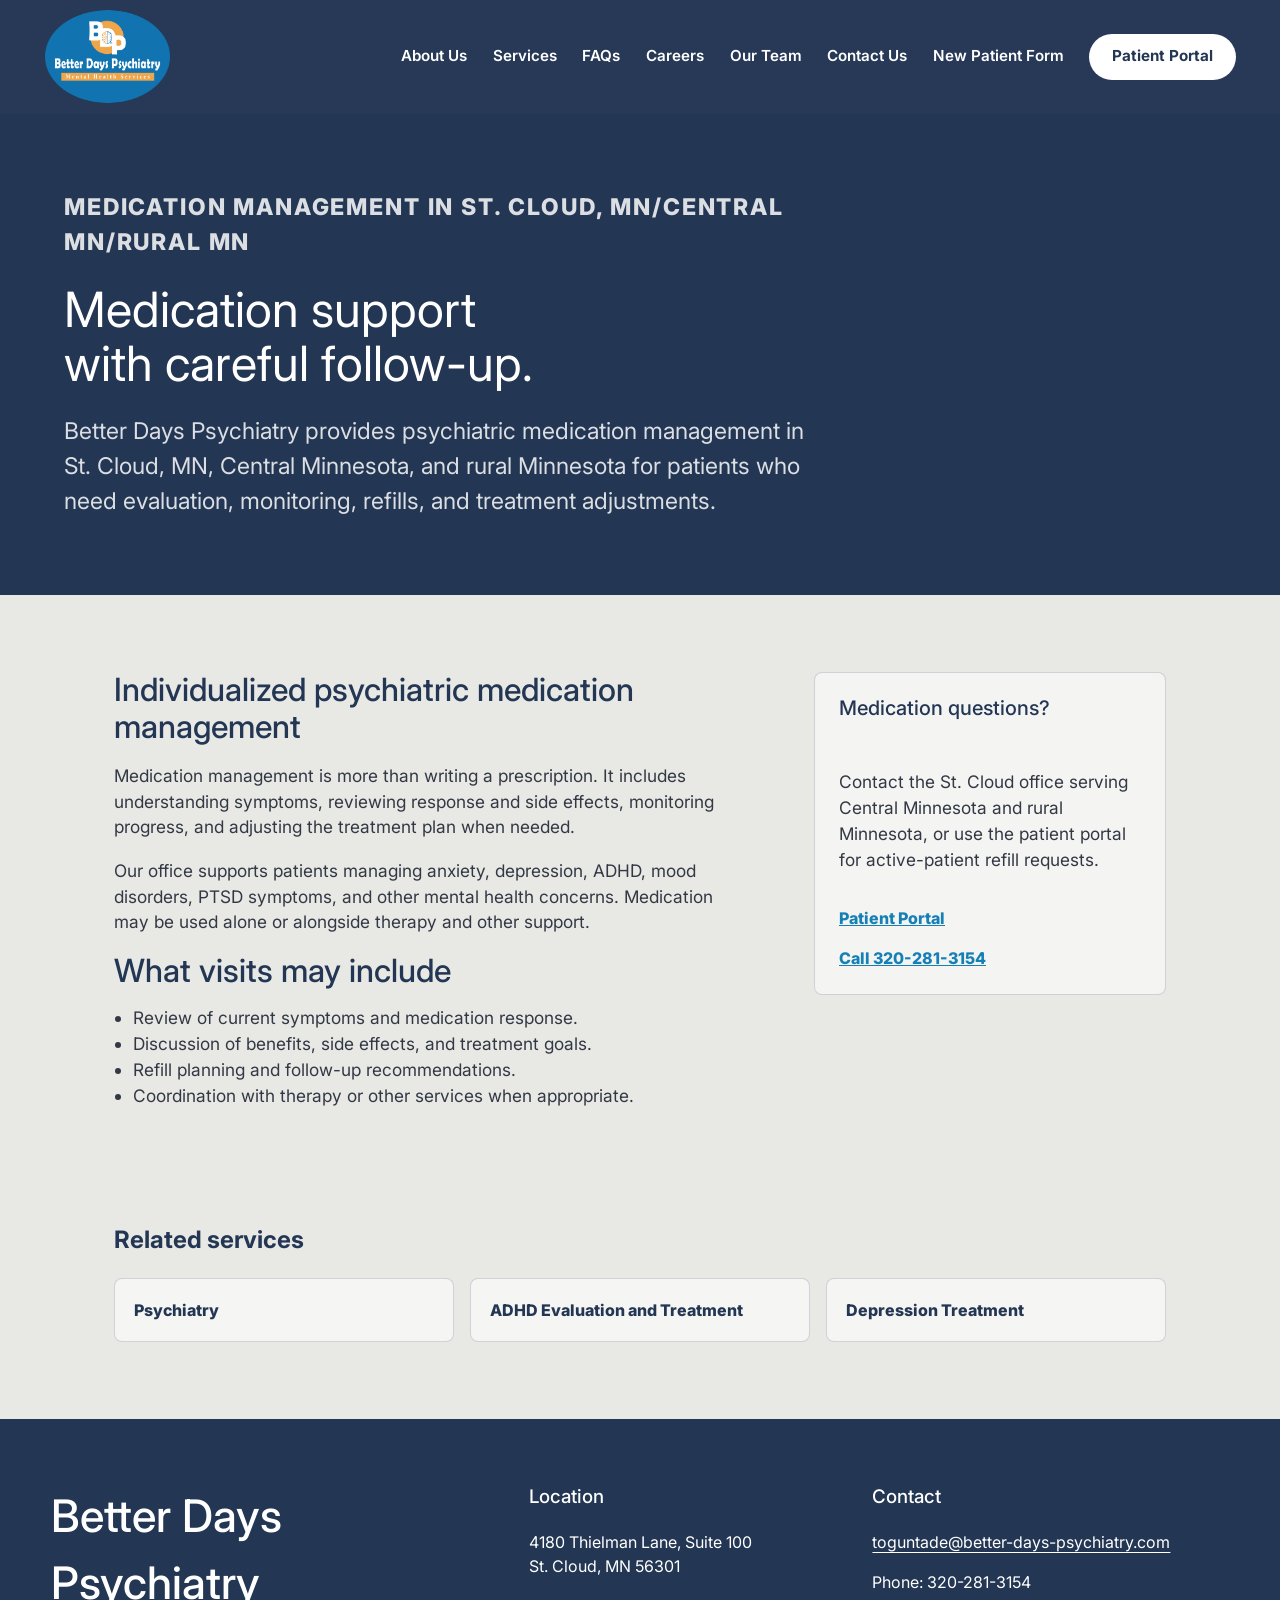
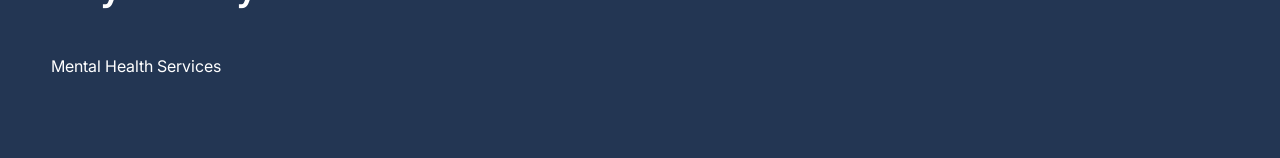
<file: medication-management-st-cloud-mn.html>
<!doctype html>
<html lang="en">
  <head>
    <meta charset="utf-8">
    <meta name="viewport" content="width=device-width, initial-scale=1">
    <title>Medication Management in St. Cloud, MN, Central MN & Rural MN | Better Days Psychiatry</title>
    <meta name="description" content="Psychiatric medication management in St. Cloud, MN, Central Minnesota, and rural Minnesota with individualized medication review, follow-up, and treatment support.">
    <link rel="canonical" href="https://www.betterdayspsychiatrymhs.com/medication-management-st-cloud-mn.html">
    <link rel="preconnect" href="https://fonts.googleapis.com"><link rel="preconnect" href="https://fonts.gstatic.com" crossorigin><link href="https://fonts.googleapis.com/css2?family=Inter:wght@400;500;600;700;800&display=swap" rel="stylesheet"><link rel="stylesheet" href="styles.css">
  </head>
  <body>
    <a class="skip-link" href="#main">Skip to content</a>
    <header class="site-header" data-header><nav class="nav-shell" aria-label="Main navigation"><a class="brand" href="index.html#home" aria-label="Better Days Psychiatry home"><img class="brand-logo" src="assets/logo.webp" alt="Better Days Psychiatry Mental Health Services"><span class="brand-copy"><strong>Better Days Psychiatry</strong><span>Mental Health Services</span></span></a><button class="menu-toggle" type="button" aria-label="Open menu" aria-expanded="false" aria-controls="site-menu"><span></span><span></span><span></span></button><div class="nav-links" id="site-menu"><a href="index.html#about">About Us</a><a href="index.html#services">Services</a><a href="index.html#faqs">FAQs</a><a href="index.html#careers">Careers</a><a href="index.html#team">Our Team</a><a href="index.html#contact">Contact Us</a><a href="https://docs.google.com/forms/d/e/1FAIpQLSdyWYRWoePlx0-LxMHlRUGKXPF94Q7gkCnSaLaAfk4Poa9IcA/viewform" target="_blank" rel="noreferrer">New Patient Form</a><a class="portal-button" href="https://32164.portal.athenahealth.com/" target="_blank" rel="noreferrer">Patient Portal</a></div></nav></header>
    <main id="main">
      <section class="service-page-hero"><div class="service-page-inner"><p class="eyebrow">Medication Management in St. Cloud, MN/Central MN/Rural MN</p><h1>Medication support with careful follow-up.</h1><p>Better Days Psychiatry provides psychiatric medication management in St. Cloud, MN, Central Minnesota, and rural Minnesota for patients who need evaluation, monitoring, refills, and treatment adjustments.</p></div></section>
      <section class="service-content">
        <article>
          <h2>Individualized psychiatric medication management</h2>
          <p>Medication management is more than writing a prescription. It includes understanding symptoms, reviewing response and side effects, monitoring progress, and adjusting the treatment plan when needed.</p>
          <p>Our office supports patients managing anxiety, depression, ADHD, mood disorders, PTSD symptoms, and other mental health concerns. Medication may be used alone or alongside therapy and other support.</p>
          <h2>What visits may include</h2>
          <ul><li>Review of current symptoms and medication response.</li><li>Discussion of benefits, side effects, and treatment goals.</li><li>Refill planning and follow-up recommendations.</li><li>Coordination with therapy or other services when appropriate.</li></ul>
        </article>
        <aside class="service-sidebar"><h2>Medication questions?</h2><p>Contact the St. Cloud office serving Central Minnesota and rural Minnesota, or use the patient portal for active-patient refill requests.</p><a href="https://32164.portal.athenahealth.com/" target="_blank" rel="noreferrer">Patient Portal</a><a href="tel:+13202813154">Call 320-281-3154</a></aside>
      </section>
      <section class="related-services"><h2>Related services</h2><div class="related-service-grid"><a href="psychiatry-st-cloud-mn.html">Psychiatry</a><a href="adhd-treatment-st-cloud-mn.html">ADHD Evaluation and Treatment</a><a href="depression-treatment-st-cloud-mn.html">Depression Treatment</a></div></section>
    </main>
    <footer class="site-footer"><div><h2>Better Days Psychiatry</h2><p>Mental Health Services</p></div><div><h3>Location</h3><p>4180 Thielman Lane, Suite 100<br>St. Cloud, MN 56301</p></div><div><h3>Contact</h3><p><a href="mailto:toguntade@better-days-psychiatry.com">toguntade@better-days-psychiatry.com</a></p><p>Phone: 320-281-3154</p></div></footer><script src="script.js"></script>
  </body>
</html>
</file>
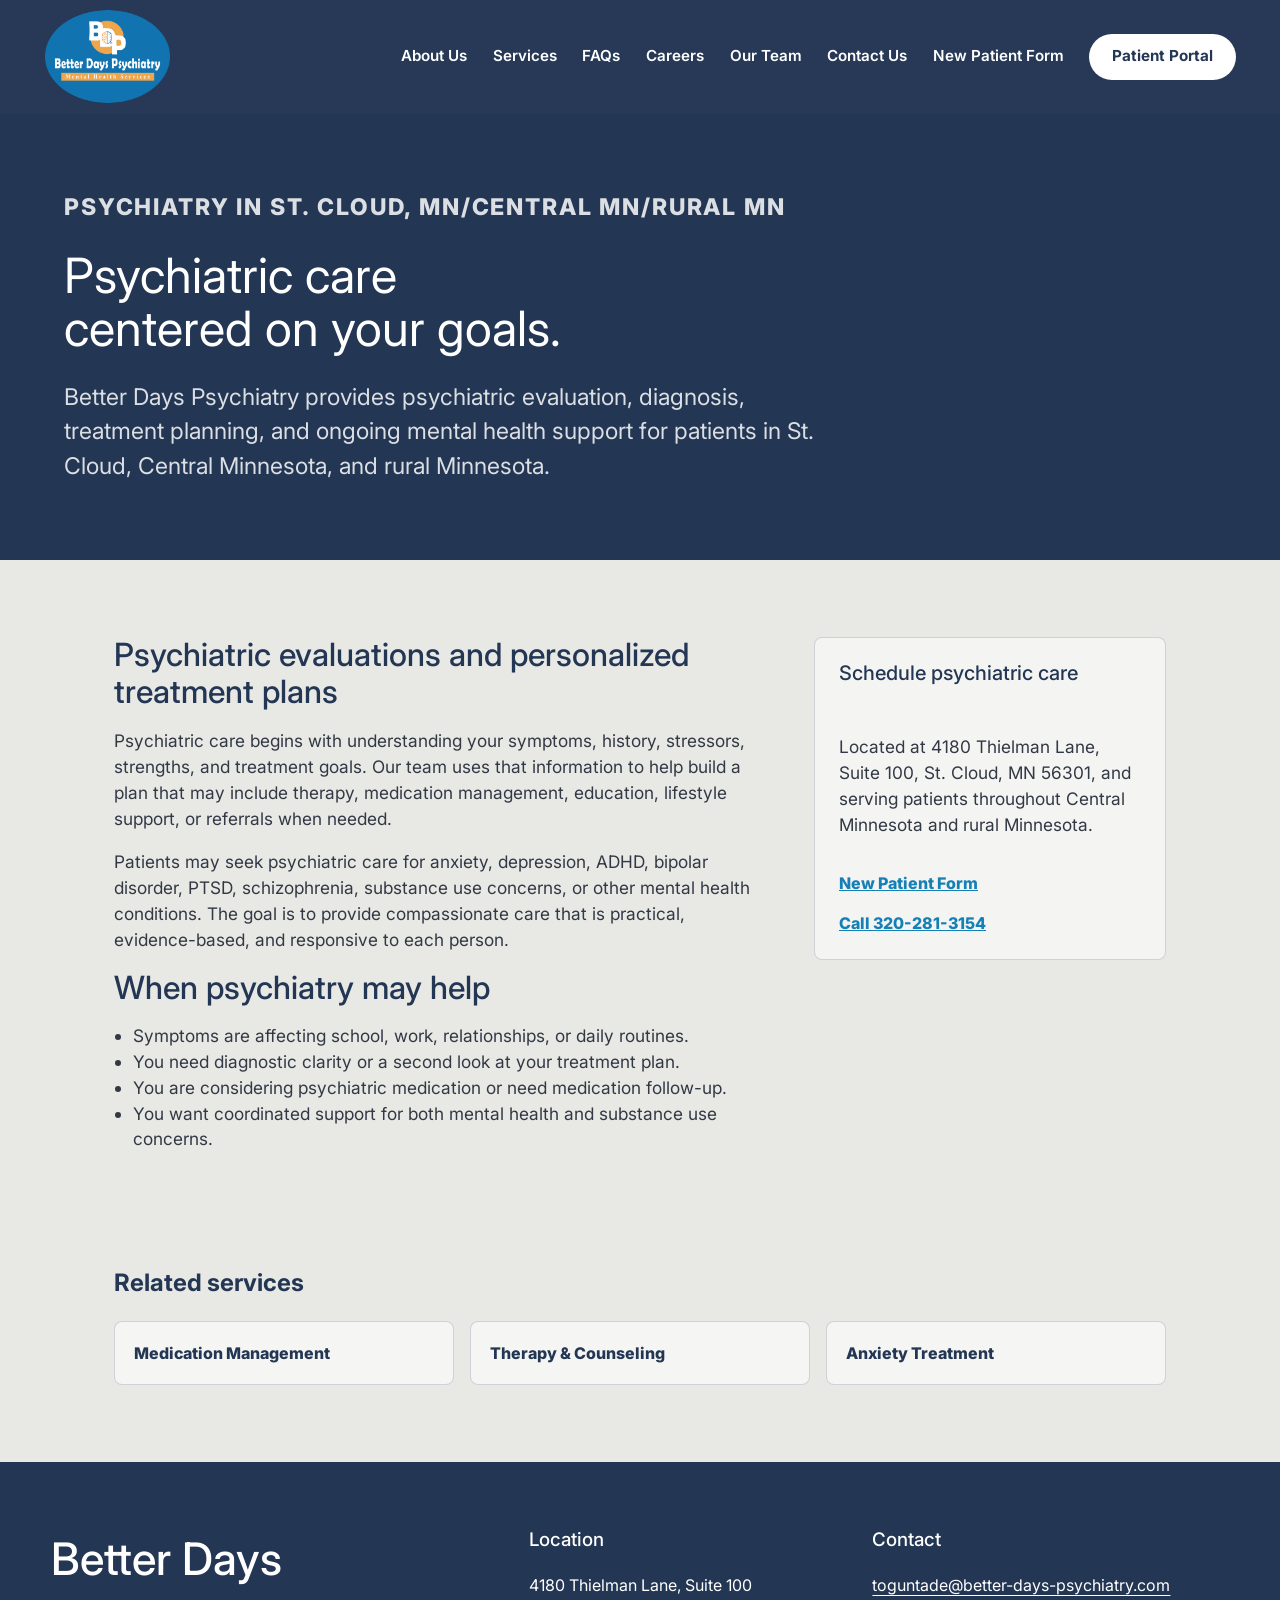
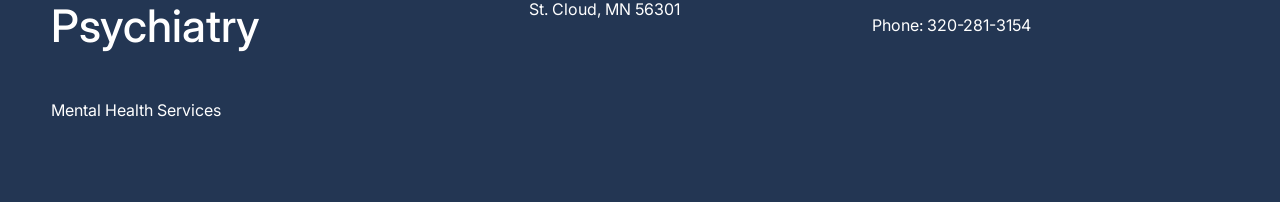
<file: psychiatry-st-cloud-mn.html>
<!doctype html>
<html lang="en">
  <head>
    <meta charset="utf-8">
    <meta name="viewport" content="width=device-width, initial-scale=1">
    <title>Psychiatrist in St. Cloud, MN, Central MN & Rural MN | Better Days Psychiatry</title>
    <meta name="description" content="Better Days Psychiatry provides psychiatric evaluations, treatment planning, and mental health care in St. Cloud, MN, Central Minnesota, and rural Minnesota.">
    <link rel="canonical" href="https://www.betterdayspsychiatrymhs.com/psychiatry-st-cloud-mn.html">
    <link rel="preconnect" href="https://fonts.googleapis.com">
    <link rel="preconnect" href="https://fonts.gstatic.com" crossorigin>
    <link href="https://fonts.googleapis.com/css2?family=Inter:wght@400;500;600;700;800&display=swap" rel="stylesheet">
    <link rel="stylesheet" href="styles.css">
    <script type="application/ld+json">
      {
        "@context": "https://schema.org",
        "@type": "MedicalWebPage",
        "name": "Psychiatrist in St. Cloud, MN, Central MN, and Rural MN",
        "url": "https://www.betterdayspsychiatrymhs.com/psychiatry-st-cloud-mn.html",
        "about": "Psychiatric care and mental health treatment in St. Cloud, Central Minnesota, and rural Minnesota",
        "provider": {
          "@type": "MedicalBusiness",
          "name": "Better Days Psychiatry LLC",
          "telephone": "+1-320-281-3154",
          "address": {
            "@type": "PostalAddress",
            "streetAddress": "4180 Thielman Lane, Suite 100",
            "addressLocality": "St. Cloud",
            "addressRegion": "MN",
            "postalCode": "56301",
            "addressCountry": "US"
          }
        }
      }
    </script>
  </head>
  <body>
    <a class="skip-link" href="#main">Skip to content</a>
    <header class="site-header" data-header>
      <nav class="nav-shell" aria-label="Main navigation">
        <a class="brand" href="index.html#home" aria-label="Better Days Psychiatry home">
          <img class="brand-logo" src="assets/logo.webp" alt="Better Days Psychiatry Mental Health Services">
          <span class="brand-copy"><strong>Better Days Psychiatry</strong><span>Mental Health Services</span></span>
        </a>
        <button class="menu-toggle" type="button" aria-label="Open menu" aria-expanded="false" aria-controls="site-menu"><span></span><span></span><span></span></button>
        <div class="nav-links" id="site-menu">
          <a href="index.html#about">About Us</a>
          <a href="index.html#services">Services</a>
          <a href="index.html#faqs">FAQs</a>
          <a href="index.html#careers">Careers</a>
          <a href="index.html#team">Our Team</a>
          <a href="index.html#contact">Contact Us</a>
          <a href="https://docs.google.com/forms/d/e/1FAIpQLSdyWYRWoePlx0-LxMHlRUGKXPF94Q7gkCnSaLaAfk4Poa9IcA/viewform" target="_blank" rel="noreferrer">New Patient Form</a>
          <a class="portal-button" href="https://32164.portal.athenahealth.com/" target="_blank" rel="noreferrer">Patient Portal</a>
        </div>
      </nav>
    </header>
    <main id="main">
      <section class="service-page-hero">
        <div class="service-page-inner">
          <p class="eyebrow">Psychiatry in St. Cloud, MN/Central MN/Rural MN</p>
          <h1>Psychiatric care centered on your goals.</h1>
          <p>Better Days Psychiatry provides psychiatric evaluation, diagnosis, treatment planning, and ongoing mental health support for patients in St. Cloud, Central Minnesota, and rural Minnesota.</p>
        </div>
      </section>
      <section class="service-content">
        <article>
          <h2>Psychiatric evaluations and personalized treatment plans</h2>
          <p>Psychiatric care begins with understanding your symptoms, history, stressors, strengths, and treatment goals. Our team uses that information to help build a plan that may include therapy, medication management, education, lifestyle support, or referrals when needed.</p>
          <p>Patients may seek psychiatric care for anxiety, depression, ADHD, bipolar disorder, PTSD, schizophrenia, substance use concerns, or other mental health conditions. The goal is to provide compassionate care that is practical, evidence-based, and responsive to each person.</p>
          <h2>When psychiatry may help</h2>
          <ul>
            <li>Symptoms are affecting school, work, relationships, or daily routines.</li>
            <li>You need diagnostic clarity or a second look at your treatment plan.</li>
            <li>You are considering psychiatric medication or need medication follow-up.</li>
            <li>You want coordinated support for both mental health and substance use concerns.</li>
          </ul>
        </article>
        <aside class="service-sidebar">
          <h2>Schedule psychiatric care</h2>
          <p>Located at 4180 Thielman Lane, Suite 100, St. Cloud, MN 56301, and serving patients throughout Central Minnesota and rural Minnesota.</p>
          <a href="https://docs.google.com/forms/d/e/1FAIpQLSdyWYRWoePlx0-LxMHlRUGKXPF94Q7gkCnSaLaAfk4Poa9IcA/viewform" target="_blank" rel="noreferrer">New Patient Form</a>
          <a href="tel:+13202813154">Call 320-281-3154</a>
        </aside>
      </section>
      <section class="related-services">
        <h2>Related services</h2>
        <div class="related-service-grid">
          <a href="medication-management-st-cloud-mn.html">Medication Management</a>
          <a href="therapy-st-cloud-mn.html">Therapy & Counseling</a>
          <a href="anxiety-treatment-st-cloud-mn.html">Anxiety Treatment</a>
        </div>
      </section>
    </main>
    <footer class="site-footer">
      <div><h2>Better Days Psychiatry</h2><p>Mental Health Services</p></div>
      <div><h3>Location</h3><p>4180 Thielman Lane, Suite 100<br>St. Cloud, MN 56301</p></div>
      <div><h3>Contact</h3><p><a href="mailto:toguntade@better-days-psychiatry.com">toguntade@better-days-psychiatry.com</a></p><p>Phone: 320-281-3154</p></div>
    </footer>
    <script src="script.js"></script>
  </body>
</html>
</file>
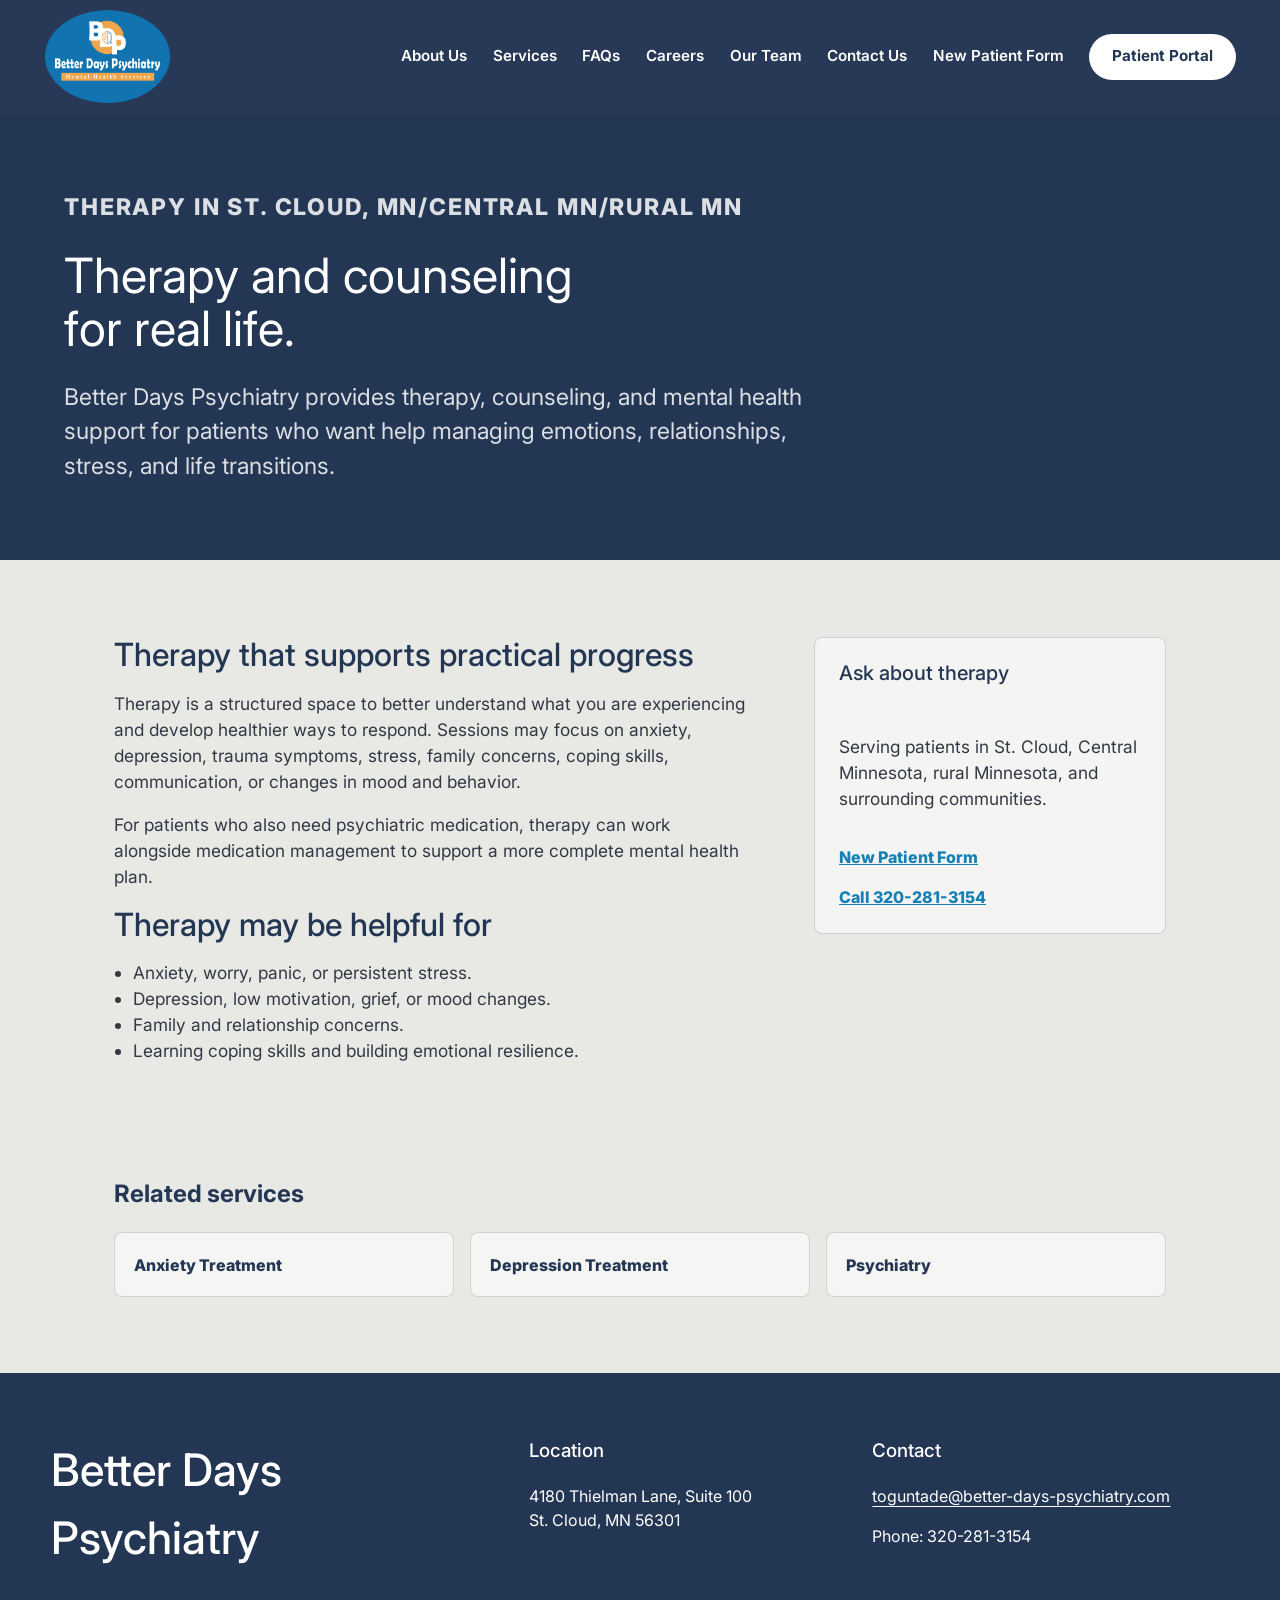
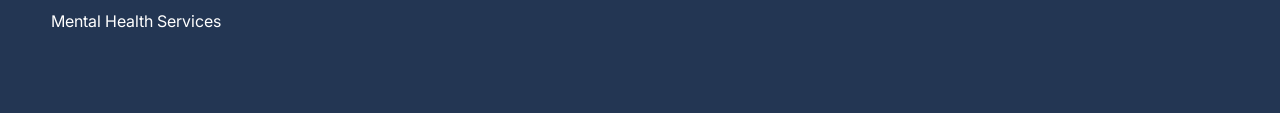
<file: therapy-st-cloud-mn.html>
<!doctype html>
<html lang="en">
  <head>
    <meta charset="utf-8">
    <meta name="viewport" content="width=device-width, initial-scale=1">
    <title>Therapy & Counseling in St. Cloud, MN, Central MN & Rural MN | Better Days Psychiatry</title>
    <meta name="description" content="Therapy and counseling in St. Cloud, MN, Central Minnesota, and rural Minnesota for anxiety, depression, stress, family concerns, and mental health support.">
    <link rel="canonical" href="https://www.betterdayspsychiatrymhs.com/therapy-st-cloud-mn.html">
    <link rel="preconnect" href="https://fonts.googleapis.com">
    <link rel="preconnect" href="https://fonts.gstatic.com" crossorigin>
    <link href="https://fonts.googleapis.com/css2?family=Inter:wght@400;500;600;700;800&display=swap" rel="stylesheet">
    <link rel="stylesheet" href="styles.css">
    <script type="application/ld+json">
      {"@context":"https://schema.org","@type":"MedicalWebPage","name":"Therapy & Counseling in St. Cloud, MN, Central MN, and Rural MN","url":"https://www.betterdayspsychiatrymhs.com/therapy-st-cloud-mn.html","about":"Therapy, counseling, and psychotherapy services in St. Cloud, Central Minnesota, and rural Minnesota","provider":{"@type":"MedicalBusiness","name":"Better Days Psychiatry LLC","telephone":"+1-320-281-3154","address":{"@type":"PostalAddress","streetAddress":"4180 Thielman Lane, Suite 100","addressLocality":"St. Cloud","addressRegion":"MN","postalCode":"56301","addressCountry":"US"}}}
    </script>
  </head>
  <body>
    <a class="skip-link" href="#main">Skip to content</a>
    <header class="site-header" data-header>
      <nav class="nav-shell" aria-label="Main navigation">
        <a class="brand" href="index.html#home" aria-label="Better Days Psychiatry home"><img class="brand-logo" src="assets/logo.webp" alt="Better Days Psychiatry Mental Health Services"><span class="brand-copy"><strong>Better Days Psychiatry</strong><span>Mental Health Services</span></span></a>
        <button class="menu-toggle" type="button" aria-label="Open menu" aria-expanded="false" aria-controls="site-menu"><span></span><span></span><span></span></button>
        <div class="nav-links" id="site-menu">
          <a href="index.html#about">About Us</a><a href="index.html#services">Services</a><a href="index.html#faqs">FAQs</a><a href="index.html#careers">Careers</a><a href="index.html#team">Our Team</a><a href="index.html#contact">Contact Us</a><a href="https://docs.google.com/forms/d/e/1FAIpQLSdyWYRWoePlx0-LxMHlRUGKXPF94Q7gkCnSaLaAfk4Poa9IcA/viewform" target="_blank" rel="noreferrer">New Patient Form</a><a class="portal-button" href="https://32164.portal.athenahealth.com/" target="_blank" rel="noreferrer">Patient Portal</a>
        </div>
      </nav>
    </header>
    <main id="main">
      <section class="service-page-hero">
        <div class="service-page-inner">
          <p class="eyebrow">Therapy in St. Cloud, MN/Central MN/Rural MN</p>
          <h1>Therapy and counseling for real life.</h1>
          <p>Better Days Psychiatry provides therapy, counseling, and mental health support for patients who want help managing emotions, relationships, stress, and life transitions.</p>
        </div>
      </section>
      <section class="service-content">
        <article>
          <h2>Therapy that supports practical progress</h2>
          <p>Therapy is a structured space to better understand what you are experiencing and develop healthier ways to respond. Sessions may focus on anxiety, depression, trauma symptoms, stress, family concerns, coping skills, communication, or changes in mood and behavior.</p>
          <p>For patients who also need psychiatric medication, therapy can work alongside medication management to support a more complete mental health plan.</p>
          <h2>Therapy may be helpful for</h2>
          <ul>
            <li>Anxiety, worry, panic, or persistent stress.</li>
            <li>Depression, low motivation, grief, or mood changes.</li>
            <li>Family and relationship concerns.</li>
            <li>Learning coping skills and building emotional resilience.</li>
          </ul>
        </article>
        <aside class="service-sidebar">
          <h2>Ask about therapy</h2>
          <p>Serving patients in St. Cloud, Central Minnesota, rural Minnesota, and surrounding communities.</p>
          <a href="https://docs.google.com/forms/d/e/1FAIpQLSdyWYRWoePlx0-LxMHlRUGKXPF94Q7gkCnSaLaAfk4Poa9IcA/viewform" target="_blank" rel="noreferrer">New Patient Form</a>
          <a href="tel:+13202813154">Call 320-281-3154</a>
        </aside>
      </section>
      <section class="related-services"><h2>Related services</h2><div class="related-service-grid"><a href="anxiety-treatment-st-cloud-mn.html">Anxiety Treatment</a><a href="depression-treatment-st-cloud-mn.html">Depression Treatment</a><a href="psychiatry-st-cloud-mn.html">Psychiatry</a></div></section>
    </main>
    <footer class="site-footer"><div><h2>Better Days Psychiatry</h2><p>Mental Health Services</p></div><div><h3>Location</h3><p>4180 Thielman Lane, Suite 100<br>St. Cloud, MN 56301</p></div><div><h3>Contact</h3><p><a href="mailto:toguntade@better-days-psychiatry.com">toguntade@better-days-psychiatry.com</a></p><p>Phone: 320-281-3154</p></div></footer>
    <script src="script.js"></script>
  </body>
</html>
</file>
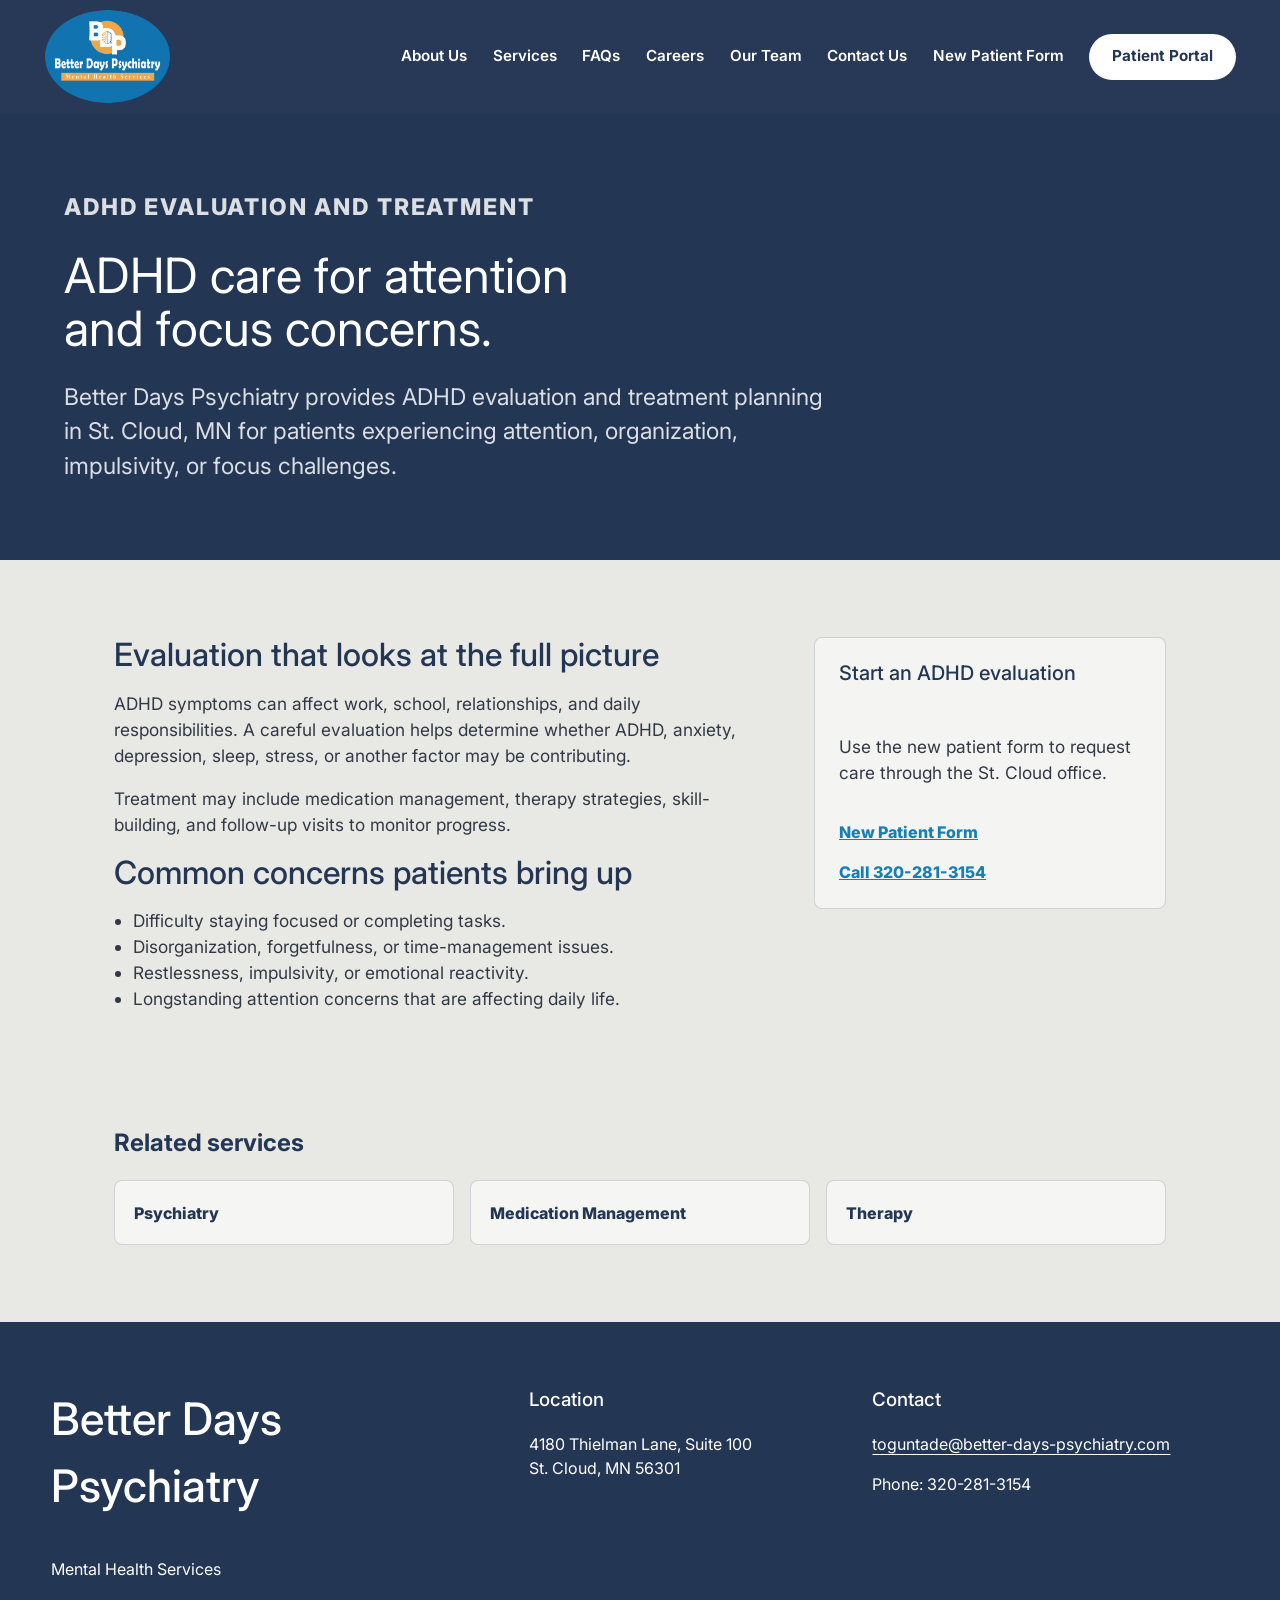
<file: public/adhd-treatment-st-cloud-mn.html>
<!doctype html>
<html lang="en">
  <head>
    <meta charset="utf-8">
    <meta name="viewport" content="width=device-width, initial-scale=1">
    <title>ADHD Evaluation & Treatment in St. Cloud, MN | Better Days Psychiatry</title>
    <meta name="description" content="ADHD evaluation and treatment in St. Cloud, MN for attention, focus, impulsivity, and daily functioning concerns.">
    <link rel="canonical" href="https://www.betterdayspsychiatrymhs.com/adhd-treatment-st-cloud-mn.html">
    <link rel="preconnect" href="https://fonts.googleapis.com"><link rel="preconnect" href="https://fonts.gstatic.com" crossorigin><link href="https://fonts.googleapis.com/css2?family=Inter:wght@400;500;600;700;800&display=swap" rel="stylesheet"><link rel="stylesheet" href="styles.css">
  </head>
  <body>
    <a class="skip-link" href="#main">Skip to content</a>
    <header class="site-header" data-header><nav class="nav-shell" aria-label="Main navigation"><a class="brand" href="index.html#home" aria-label="Better Days Psychiatry home"><img class="brand-logo" src="assets/logo.webp" alt="Better Days Psychiatry Mental Health Services"><span class="brand-copy"><strong>Better Days Psychiatry</strong><span>Mental Health Services</span></span></a><button class="menu-toggle" type="button" aria-label="Open menu" aria-expanded="false" aria-controls="site-menu"><span></span><span></span><span></span></button><div class="nav-links" id="site-menu"><a href="index.html#about">About Us</a><a href="index.html#services">Services</a><a href="index.html#faqs">FAQs</a><a href="index.html#careers">Careers</a><a href="index.html#team">Our Team</a><a href="index.html#contact">Contact Us</a><a href="https://docs.google.com/forms/d/e/1FAIpQLSdyWYRWoePlx0-LxMHlRUGKXPF94Q7gkCnSaLaAfk4Poa9IcA/viewform" target="_blank" rel="noreferrer">New Patient Form</a><a class="portal-button" href="https://32164.portal.athenahealth.com/" target="_blank" rel="noreferrer">Patient Portal</a></div></nav></header>
    <main id="main">
      <section class="service-page-hero"><div class="service-page-inner"><p class="eyebrow">ADHD Evaluation and Treatment</p><h1>ADHD care for attention and focus concerns.</h1><p>Better Days Psychiatry provides ADHD evaluation and treatment planning in St. Cloud, MN for patients experiencing attention, organization, impulsivity, or focus challenges.</p></div></section>
      <section class="service-content">
        <article><h2>Evaluation that looks at the full picture</h2><p>ADHD symptoms can affect work, school, relationships, and daily responsibilities. A careful evaluation helps determine whether ADHD, anxiety, depression, sleep, stress, or another factor may be contributing.</p><p>Treatment may include medication management, therapy strategies, skill-building, and follow-up visits to monitor progress.</p><h2>Common concerns patients bring up</h2><ul><li>Difficulty staying focused or completing tasks.</li><li>Disorganization, forgetfulness, or time-management issues.</li><li>Restlessness, impulsivity, or emotional reactivity.</li><li>Longstanding attention concerns that are affecting daily life.</li></ul></article>
        <aside class="service-sidebar"><h2>Start an ADHD evaluation</h2><p>Use the new patient form to request care through the St. Cloud office.</p><a href="https://docs.google.com/forms/d/e/1FAIpQLSdyWYRWoePlx0-LxMHlRUGKXPF94Q7gkCnSaLaAfk4Poa9IcA/viewform" target="_blank" rel="noreferrer">New Patient Form</a><a href="tel:+13202813154">Call 320-281-3154</a></aside>
      </section>
      <section class="related-services"><h2>Related services</h2><div class="related-service-grid"><a href="psychiatry-st-cloud-mn.html">Psychiatry</a><a href="medication-management-st-cloud-mn.html">Medication Management</a><a href="therapy-st-cloud-mn.html">Therapy</a></div></section>
    </main>
    <footer class="site-footer"><div><h2>Better Days Psychiatry</h2><p>Mental Health Services</p></div><div><h3>Location</h3><p>4180 Thielman Lane, Suite 100<br>St. Cloud, MN 56301</p></div><div><h3>Contact</h3><p><a href="mailto:toguntade@better-days-psychiatry.com">toguntade@better-days-psychiatry.com</a></p><p>Phone: 320-281-3154</p></div></footer><script src="script.js"></script>
  </body>
</html>
</file>
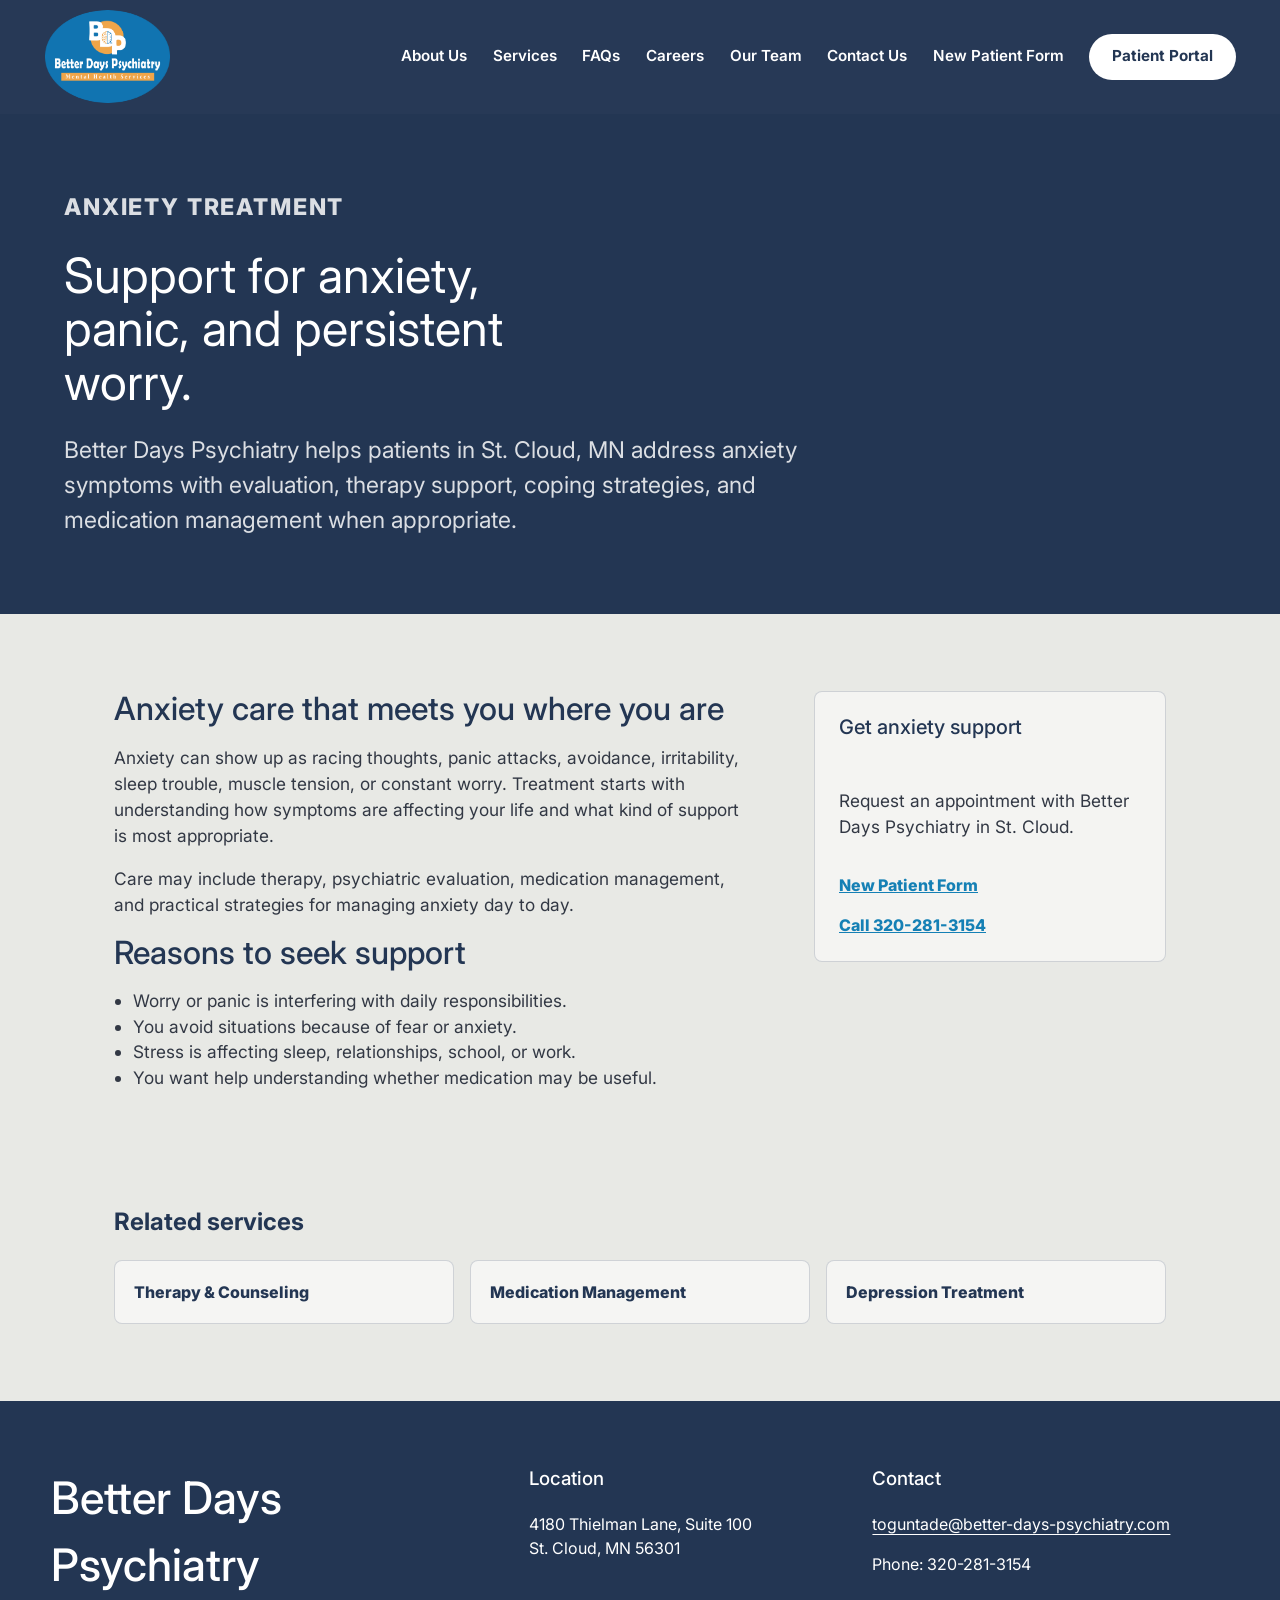
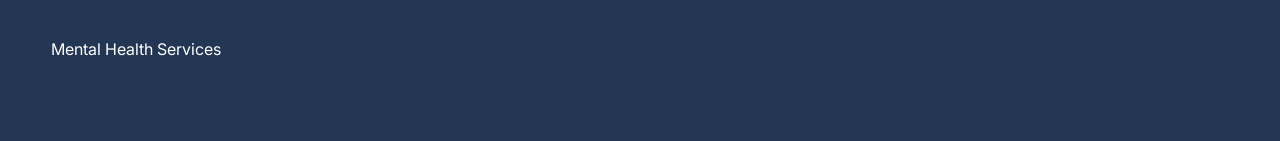
<file: public/anxiety-treatment-st-cloud-mn.html>
<!doctype html>
<html lang="en">
  <head>
    <meta charset="utf-8">
    <meta name="viewport" content="width=device-width, initial-scale=1">
    <title>Anxiety Treatment in St. Cloud, MN | Better Days Psychiatry</title>
    <meta name="description" content="Anxiety treatment in St. Cloud, MN, including therapy, psychiatric evaluation, coping support, and medication management when appropriate.">
    <link rel="canonical" href="https://www.betterdayspsychiatrymhs.com/anxiety-treatment-st-cloud-mn.html">
    <link rel="preconnect" href="https://fonts.googleapis.com"><link rel="preconnect" href="https://fonts.gstatic.com" crossorigin><link href="https://fonts.googleapis.com/css2?family=Inter:wght@400;500;600;700;800&display=swap" rel="stylesheet"><link rel="stylesheet" href="styles.css">
  </head>
  <body>
    <a class="skip-link" href="#main">Skip to content</a>
    <header class="site-header" data-header><nav class="nav-shell" aria-label="Main navigation"><a class="brand" href="index.html#home" aria-label="Better Days Psychiatry home"><img class="brand-logo" src="assets/logo.webp" alt="Better Days Psychiatry Mental Health Services"><span class="brand-copy"><strong>Better Days Psychiatry</strong><span>Mental Health Services</span></span></a><button class="menu-toggle" type="button" aria-label="Open menu" aria-expanded="false" aria-controls="site-menu"><span></span><span></span><span></span></button><div class="nav-links" id="site-menu"><a href="index.html#about">About Us</a><a href="index.html#services">Services</a><a href="index.html#faqs">FAQs</a><a href="index.html#careers">Careers</a><a href="index.html#team">Our Team</a><a href="index.html#contact">Contact Us</a><a href="https://docs.google.com/forms/d/e/1FAIpQLSdyWYRWoePlx0-LxMHlRUGKXPF94Q7gkCnSaLaAfk4Poa9IcA/viewform" target="_blank" rel="noreferrer">New Patient Form</a><a class="portal-button" href="https://32164.portal.athenahealth.com/" target="_blank" rel="noreferrer">Patient Portal</a></div></nav></header>
    <main id="main">
      <section class="service-page-hero"><div class="service-page-inner"><p class="eyebrow">Anxiety Treatment</p><h1>Support for anxiety, panic, and persistent worry.</h1><p>Better Days Psychiatry helps patients in St. Cloud, MN address anxiety symptoms with evaluation, therapy support, coping strategies, and medication management when appropriate.</p></div></section>
      <section class="service-content">
        <article><h2>Anxiety care that meets you where you are</h2><p>Anxiety can show up as racing thoughts, panic attacks, avoidance, irritability, sleep trouble, muscle tension, or constant worry. Treatment starts with understanding how symptoms are affecting your life and what kind of support is most appropriate.</p><p>Care may include therapy, psychiatric evaluation, medication management, and practical strategies for managing anxiety day to day.</p><h2>Reasons to seek support</h2><ul><li>Worry or panic is interfering with daily responsibilities.</li><li>You avoid situations because of fear or anxiety.</li><li>Stress is affecting sleep, relationships, school, or work.</li><li>You want help understanding whether medication may be useful.</li></ul></article>
        <aside class="service-sidebar"><h2>Get anxiety support</h2><p>Request an appointment with Better Days Psychiatry in St. Cloud.</p><a href="https://docs.google.com/forms/d/e/1FAIpQLSdyWYRWoePlx0-LxMHlRUGKXPF94Q7gkCnSaLaAfk4Poa9IcA/viewform" target="_blank" rel="noreferrer">New Patient Form</a><a href="tel:+13202813154">Call 320-281-3154</a></aside>
      </section>
      <section class="related-services"><h2>Related services</h2><div class="related-service-grid"><a href="therapy-st-cloud-mn.html">Therapy & Counseling</a><a href="medication-management-st-cloud-mn.html">Medication Management</a><a href="depression-treatment-st-cloud-mn.html">Depression Treatment</a></div></section>
    </main>
    <footer class="site-footer"><div><h2>Better Days Psychiatry</h2><p>Mental Health Services</p></div><div><h3>Location</h3><p>4180 Thielman Lane, Suite 100<br>St. Cloud, MN 56301</p></div><div><h3>Contact</h3><p><a href="mailto:toguntade@better-days-psychiatry.com">toguntade@better-days-psychiatry.com</a></p><p>Phone: 320-281-3154</p></div></footer><script src="script.js"></script>
  </body>
</html>
</file>
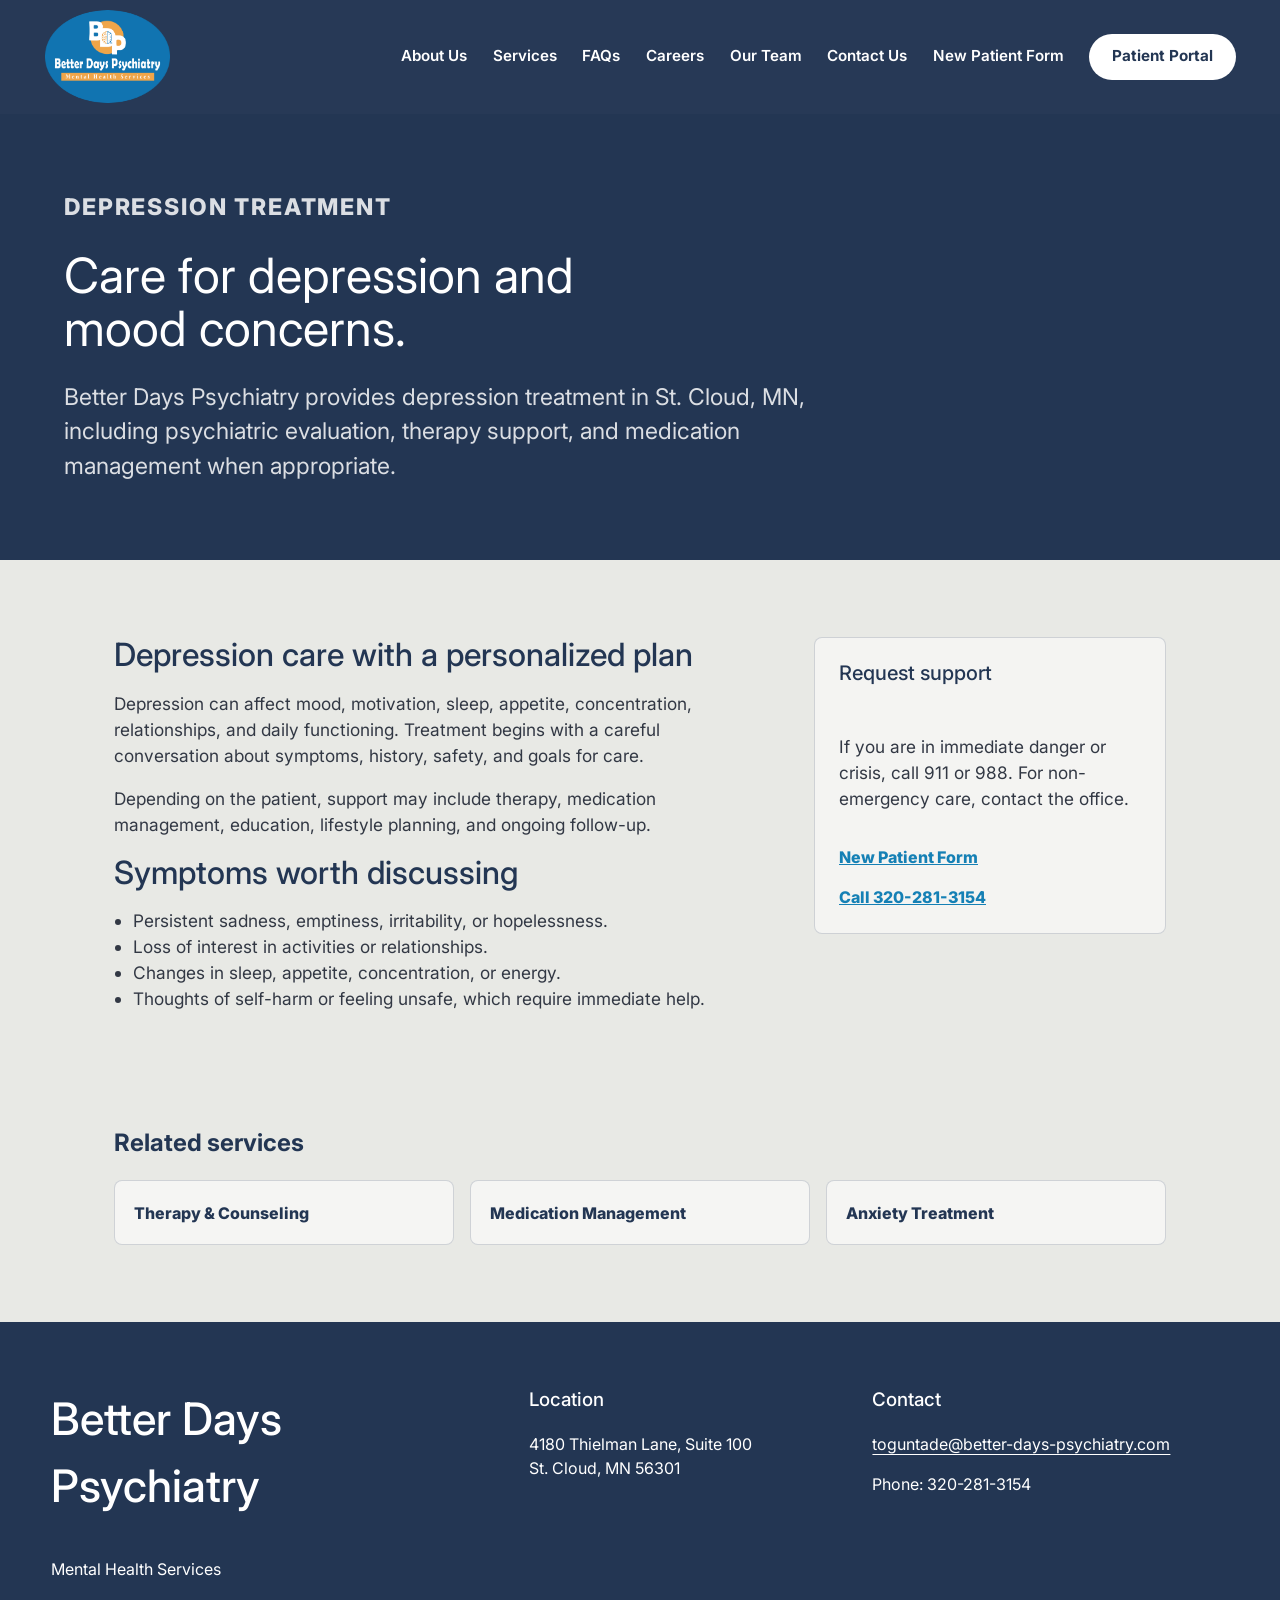
<file: public/depression-treatment-st-cloud-mn.html>
<!doctype html>
<html lang="en">
  <head>
    <meta charset="utf-8">
    <meta name="viewport" content="width=device-width, initial-scale=1">
    <title>Depression Treatment in St. Cloud, MN | Better Days Psychiatry</title>
    <meta name="description" content="Depression treatment in St. Cloud, MN with psychiatric evaluation, therapy support, and medication management when appropriate.">
    <link rel="canonical" href="https://www.betterdayspsychiatrymhs.com/depression-treatment-st-cloud-mn.html">
    <link rel="preconnect" href="https://fonts.googleapis.com"><link rel="preconnect" href="https://fonts.gstatic.com" crossorigin><link href="https://fonts.googleapis.com/css2?family=Inter:wght@400;500;600;700;800&display=swap" rel="stylesheet"><link rel="stylesheet" href="styles.css">
  </head>
  <body>
    <a class="skip-link" href="#main">Skip to content</a>
    <header class="site-header" data-header><nav class="nav-shell" aria-label="Main navigation"><a class="brand" href="index.html#home" aria-label="Better Days Psychiatry home"><img class="brand-logo" src="assets/logo.webp" alt="Better Days Psychiatry Mental Health Services"><span class="brand-copy"><strong>Better Days Psychiatry</strong><span>Mental Health Services</span></span></a><button class="menu-toggle" type="button" aria-label="Open menu" aria-expanded="false" aria-controls="site-menu"><span></span><span></span><span></span></button><div class="nav-links" id="site-menu"><a href="index.html#about">About Us</a><a href="index.html#services">Services</a><a href="index.html#faqs">FAQs</a><a href="index.html#careers">Careers</a><a href="index.html#team">Our Team</a><a href="index.html#contact">Contact Us</a><a href="https://docs.google.com/forms/d/e/1FAIpQLSdyWYRWoePlx0-LxMHlRUGKXPF94Q7gkCnSaLaAfk4Poa9IcA/viewform" target="_blank" rel="noreferrer">New Patient Form</a><a class="portal-button" href="https://32164.portal.athenahealth.com/" target="_blank" rel="noreferrer">Patient Portal</a></div></nav></header>
    <main id="main">
      <section class="service-page-hero"><div class="service-page-inner"><p class="eyebrow">Depression Treatment</p><h1>Care for depression and mood concerns.</h1><p>Better Days Psychiatry provides depression treatment in St. Cloud, MN, including psychiatric evaluation, therapy support, and medication management when appropriate.</p></div></section>
      <section class="service-content">
        <article><h2>Depression care with a personalized plan</h2><p>Depression can affect mood, motivation, sleep, appetite, concentration, relationships, and daily functioning. Treatment begins with a careful conversation about symptoms, history, safety, and goals for care.</p><p>Depending on the patient, support may include therapy, medication management, education, lifestyle planning, and ongoing follow-up.</p><h2>Symptoms worth discussing</h2><ul><li>Persistent sadness, emptiness, irritability, or hopelessness.</li><li>Loss of interest in activities or relationships.</li><li>Changes in sleep, appetite, concentration, or energy.</li><li>Thoughts of self-harm or feeling unsafe, which require immediate help.</li></ul></article>
        <aside class="service-sidebar"><h2>Request support</h2><p>If you are in immediate danger or crisis, call 911 or 988. For non-emergency care, contact the office.</p><a href="https://docs.google.com/forms/d/e/1FAIpQLSdyWYRWoePlx0-LxMHlRUGKXPF94Q7gkCnSaLaAfk4Poa9IcA/viewform" target="_blank" rel="noreferrer">New Patient Form</a><a href="tel:+13202813154">Call 320-281-3154</a></aside>
      </section>
      <section class="related-services"><h2>Related services</h2><div class="related-service-grid"><a href="therapy-st-cloud-mn.html">Therapy & Counseling</a><a href="medication-management-st-cloud-mn.html">Medication Management</a><a href="anxiety-treatment-st-cloud-mn.html">Anxiety Treatment</a></div></section>
    </main>
    <footer class="site-footer"><div><h2>Better Days Psychiatry</h2><p>Mental Health Services</p></div><div><h3>Location</h3><p>4180 Thielman Lane, Suite 100<br>St. Cloud, MN 56301</p></div><div><h3>Contact</h3><p><a href="mailto:toguntade@better-days-psychiatry.com">toguntade@better-days-psychiatry.com</a></p><p>Phone: 320-281-3154</p></div></footer><script src="script.js"></script>
  </body>
</html>
</file>
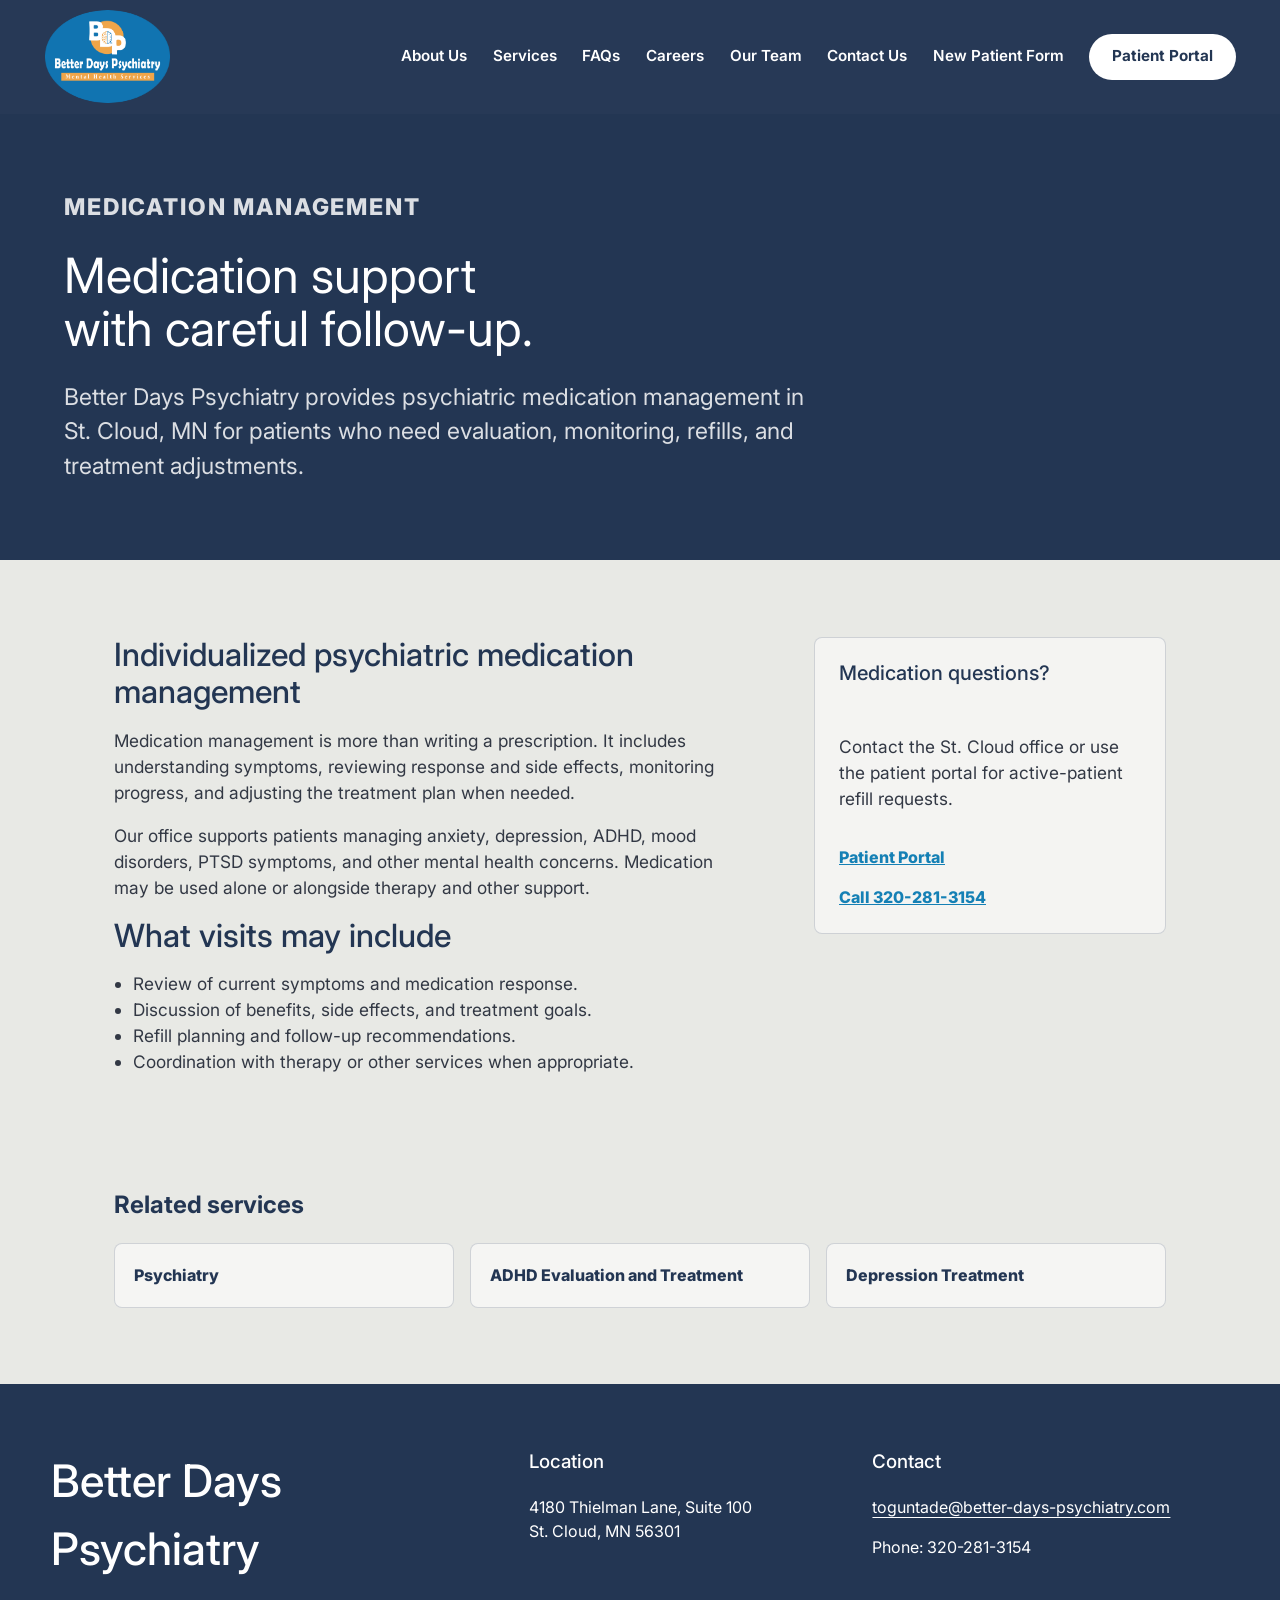
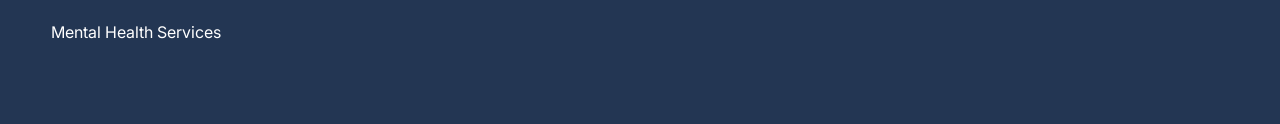
<file: public/medication-management-st-cloud-mn.html>
<!doctype html>
<html lang="en">
  <head>
    <meta charset="utf-8">
    <meta name="viewport" content="width=device-width, initial-scale=1">
    <title>Medication Management in St. Cloud, MN | Better Days Psychiatry</title>
    <meta name="description" content="Psychiatric medication management in St. Cloud, MN with individualized medication review, follow-up, and treatment support.">
    <link rel="canonical" href="https://www.betterdayspsychiatrymhs.com/medication-management-st-cloud-mn.html">
    <link rel="preconnect" href="https://fonts.googleapis.com"><link rel="preconnect" href="https://fonts.gstatic.com" crossorigin><link href="https://fonts.googleapis.com/css2?family=Inter:wght@400;500;600;700;800&display=swap" rel="stylesheet"><link rel="stylesheet" href="styles.css">
  </head>
  <body>
    <a class="skip-link" href="#main">Skip to content</a>
    <header class="site-header" data-header><nav class="nav-shell" aria-label="Main navigation"><a class="brand" href="index.html#home" aria-label="Better Days Psychiatry home"><img class="brand-logo" src="assets/logo.webp" alt="Better Days Psychiatry Mental Health Services"><span class="brand-copy"><strong>Better Days Psychiatry</strong><span>Mental Health Services</span></span></a><button class="menu-toggle" type="button" aria-label="Open menu" aria-expanded="false" aria-controls="site-menu"><span></span><span></span><span></span></button><div class="nav-links" id="site-menu"><a href="index.html#about">About Us</a><a href="index.html#services">Services</a><a href="index.html#faqs">FAQs</a><a href="index.html#careers">Careers</a><a href="index.html#team">Our Team</a><a href="index.html#contact">Contact Us</a><a href="https://docs.google.com/forms/d/e/1FAIpQLSdyWYRWoePlx0-LxMHlRUGKXPF94Q7gkCnSaLaAfk4Poa9IcA/viewform" target="_blank" rel="noreferrer">New Patient Form</a><a class="portal-button" href="https://32164.portal.athenahealth.com/" target="_blank" rel="noreferrer">Patient Portal</a></div></nav></header>
    <main id="main">
      <section class="service-page-hero"><div class="service-page-inner"><p class="eyebrow">Medication Management</p><h1>Medication support with careful follow-up.</h1><p>Better Days Psychiatry provides psychiatric medication management in St. Cloud, MN for patients who need evaluation, monitoring, refills, and treatment adjustments.</p></div></section>
      <section class="service-content">
        <article>
          <h2>Individualized psychiatric medication management</h2>
          <p>Medication management is more than writing a prescription. It includes understanding symptoms, reviewing response and side effects, monitoring progress, and adjusting the treatment plan when needed.</p>
          <p>Our office supports patients managing anxiety, depression, ADHD, mood disorders, PTSD symptoms, and other mental health concerns. Medication may be used alone or alongside therapy and other support.</p>
          <h2>What visits may include</h2>
          <ul><li>Review of current symptoms and medication response.</li><li>Discussion of benefits, side effects, and treatment goals.</li><li>Refill planning and follow-up recommendations.</li><li>Coordination with therapy or other services when appropriate.</li></ul>
        </article>
        <aside class="service-sidebar"><h2>Medication questions?</h2><p>Contact the St. Cloud office or use the patient portal for active-patient refill requests.</p><a href="https://32164.portal.athenahealth.com/" target="_blank" rel="noreferrer">Patient Portal</a><a href="tel:+13202813154">Call 320-281-3154</a></aside>
      </section>
      <section class="related-services"><h2>Related services</h2><div class="related-service-grid"><a href="psychiatry-st-cloud-mn.html">Psychiatry</a><a href="adhd-treatment-st-cloud-mn.html">ADHD Evaluation and Treatment</a><a href="depression-treatment-st-cloud-mn.html">Depression Treatment</a></div></section>
    </main>
    <footer class="site-footer"><div><h2>Better Days Psychiatry</h2><p>Mental Health Services</p></div><div><h3>Location</h3><p>4180 Thielman Lane, Suite 100<br>St. Cloud, MN 56301</p></div><div><h3>Contact</h3><p><a href="mailto:toguntade@better-days-psychiatry.com">toguntade@better-days-psychiatry.com</a></p><p>Phone: 320-281-3154</p></div></footer><script src="script.js"></script>
  </body>
</html>
</file>
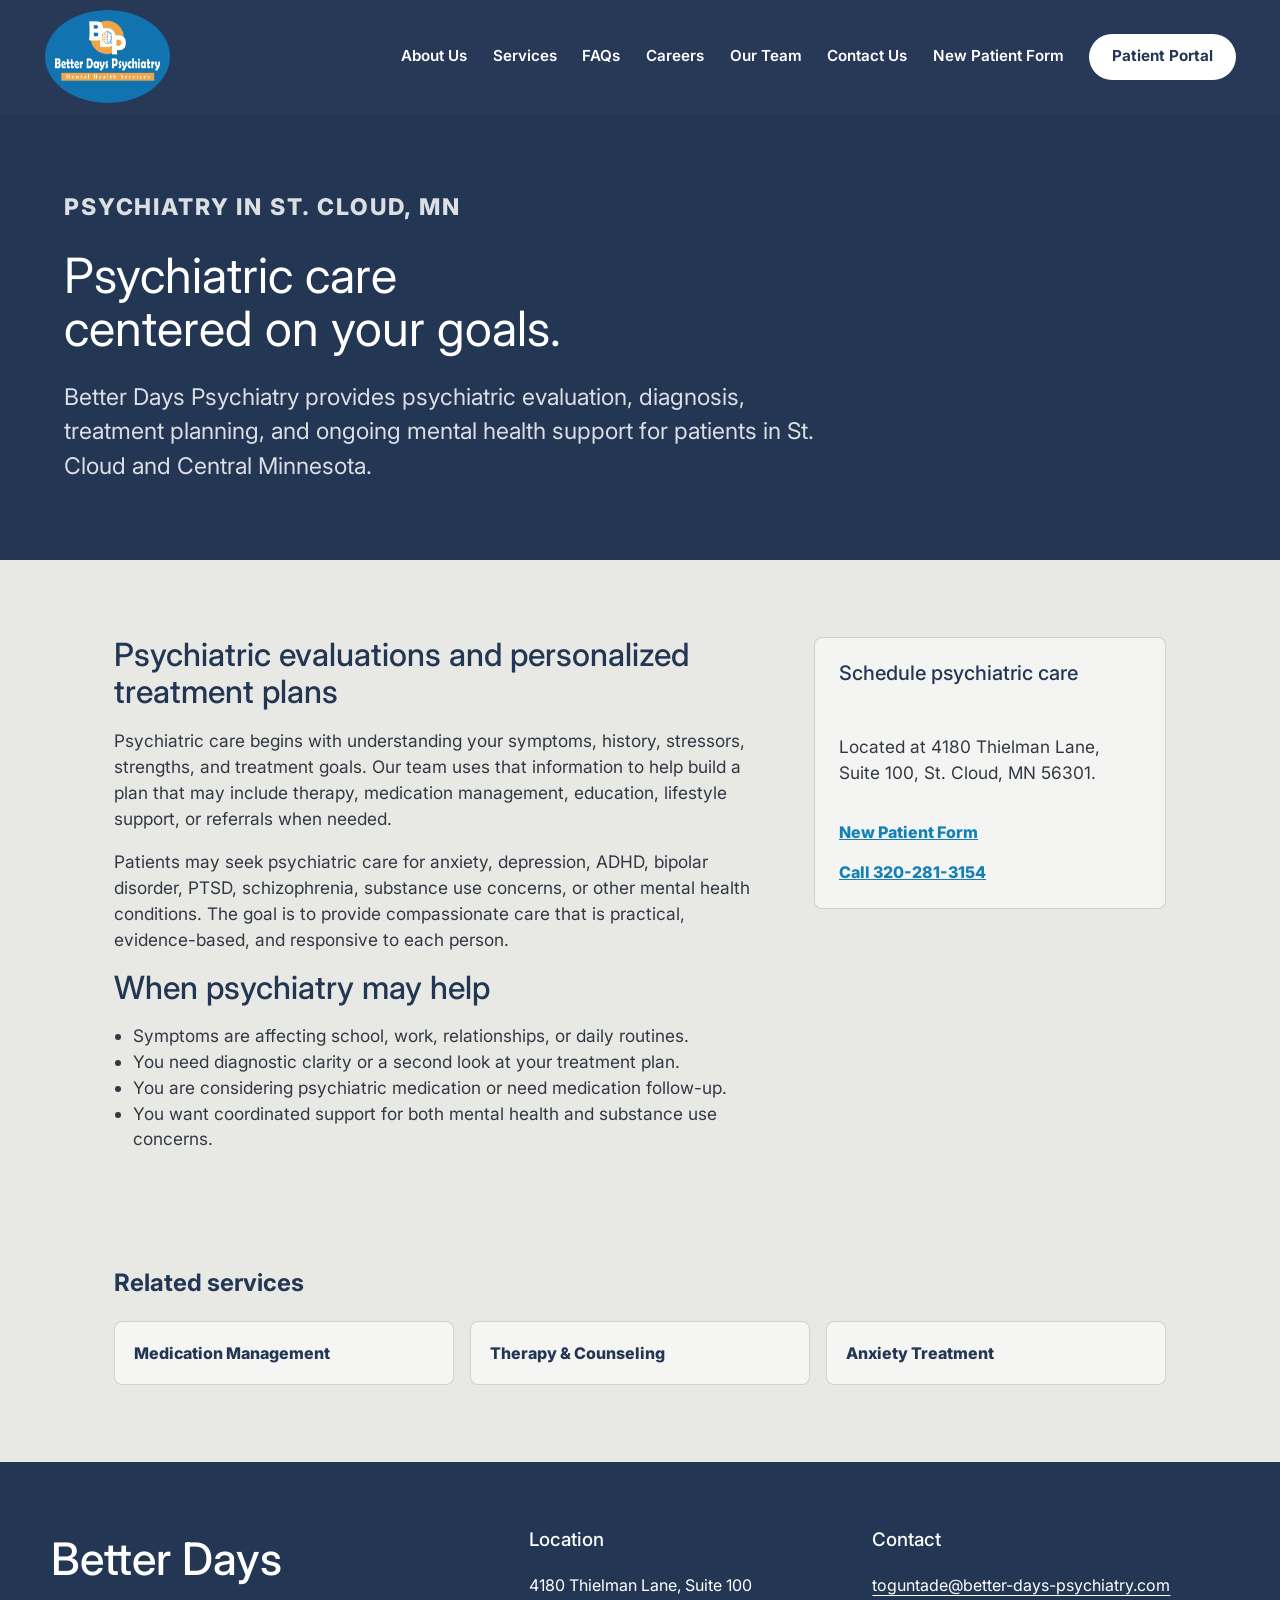
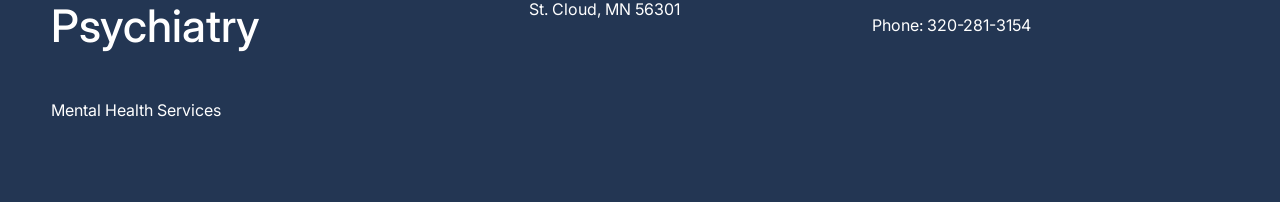
<file: public/psychiatry-st-cloud-mn.html>
<!doctype html>
<html lang="en">
  <head>
    <meta charset="utf-8">
    <meta name="viewport" content="width=device-width, initial-scale=1">
    <title>Psychiatrist in St. Cloud, MN | Better Days Psychiatry</title>
    <meta name="description" content="Better Days Psychiatry provides psychiatric evaluations, treatment planning, and mental health care in St. Cloud, MN.">
    <link rel="canonical" href="https://www.betterdayspsychiatrymhs.com/psychiatry-st-cloud-mn.html">
    <link rel="preconnect" href="https://fonts.googleapis.com">
    <link rel="preconnect" href="https://fonts.gstatic.com" crossorigin>
    <link href="https://fonts.googleapis.com/css2?family=Inter:wght@400;500;600;700;800&display=swap" rel="stylesheet">
    <link rel="stylesheet" href="styles.css">
    <script type="application/ld+json">
      {
        "@context": "https://schema.org",
        "@type": "MedicalWebPage",
        "name": "Psychiatrist in St. Cloud, MN",
        "url": "https://www.betterdayspsychiatrymhs.com/psychiatry-st-cloud-mn.html",
        "about": "Psychiatric care and mental health treatment in St. Cloud, Minnesota",
        "provider": {
          "@type": "MedicalBusiness",
          "name": "Better Days Psychiatry LLC",
          "telephone": "+1-320-281-3154",
          "address": {
            "@type": "PostalAddress",
            "streetAddress": "4180 Thielman Lane, Suite 100",
            "addressLocality": "St. Cloud",
            "addressRegion": "MN",
            "postalCode": "56301",
            "addressCountry": "US"
          }
        }
      }
    </script>
  </head>
  <body>
    <a class="skip-link" href="#main">Skip to content</a>
    <header class="site-header" data-header>
      <nav class="nav-shell" aria-label="Main navigation">
        <a class="brand" href="index.html#home" aria-label="Better Days Psychiatry home">
          <img class="brand-logo" src="assets/logo.webp" alt="Better Days Psychiatry Mental Health Services">
          <span class="brand-copy"><strong>Better Days Psychiatry</strong><span>Mental Health Services</span></span>
        </a>
        <button class="menu-toggle" type="button" aria-label="Open menu" aria-expanded="false" aria-controls="site-menu"><span></span><span></span><span></span></button>
        <div class="nav-links" id="site-menu">
          <a href="index.html#about">About Us</a>
          <a href="index.html#services">Services</a>
          <a href="index.html#faqs">FAQs</a>
          <a href="index.html#careers">Careers</a>
          <a href="index.html#team">Our Team</a>
          <a href="index.html#contact">Contact Us</a>
          <a href="https://docs.google.com/forms/d/e/1FAIpQLSdyWYRWoePlx0-LxMHlRUGKXPF94Q7gkCnSaLaAfk4Poa9IcA/viewform" target="_blank" rel="noreferrer">New Patient Form</a>
          <a class="portal-button" href="https://32164.portal.athenahealth.com/" target="_blank" rel="noreferrer">Patient Portal</a>
        </div>
      </nav>
    </header>
    <main id="main">
      <section class="service-page-hero">
        <div class="service-page-inner">
          <p class="eyebrow">Psychiatry in St. Cloud, MN</p>
          <h1>Psychiatric care centered on your goals.</h1>
          <p>Better Days Psychiatry provides psychiatric evaluation, diagnosis, treatment planning, and ongoing mental health support for patients in St. Cloud and Central Minnesota.</p>
        </div>
      </section>
      <section class="service-content">
        <article>
          <h2>Psychiatric evaluations and personalized treatment plans</h2>
          <p>Psychiatric care begins with understanding your symptoms, history, stressors, strengths, and treatment goals. Our team uses that information to help build a plan that may include therapy, medication management, education, lifestyle support, or referrals when needed.</p>
          <p>Patients may seek psychiatric care for anxiety, depression, ADHD, bipolar disorder, PTSD, schizophrenia, substance use concerns, or other mental health conditions. The goal is to provide compassionate care that is practical, evidence-based, and responsive to each person.</p>
          <h2>When psychiatry may help</h2>
          <ul>
            <li>Symptoms are affecting school, work, relationships, or daily routines.</li>
            <li>You need diagnostic clarity or a second look at your treatment plan.</li>
            <li>You are considering psychiatric medication or need medication follow-up.</li>
            <li>You want coordinated support for both mental health and substance use concerns.</li>
          </ul>
        </article>
        <aside class="service-sidebar">
          <h2>Schedule psychiatric care</h2>
          <p>Located at 4180 Thielman Lane, Suite 100, St. Cloud, MN 56301.</p>
          <a href="https://docs.google.com/forms/d/e/1FAIpQLSdyWYRWoePlx0-LxMHlRUGKXPF94Q7gkCnSaLaAfk4Poa9IcA/viewform" target="_blank" rel="noreferrer">New Patient Form</a>
          <a href="tel:+13202813154">Call 320-281-3154</a>
        </aside>
      </section>
      <section class="related-services">
        <h2>Related services</h2>
        <div class="related-service-grid">
          <a href="medication-management-st-cloud-mn.html">Medication Management</a>
          <a href="therapy-st-cloud-mn.html">Therapy & Counseling</a>
          <a href="anxiety-treatment-st-cloud-mn.html">Anxiety Treatment</a>
        </div>
      </section>
    </main>
    <footer class="site-footer">
      <div><h2>Better Days Psychiatry</h2><p>Mental Health Services</p></div>
      <div><h3>Location</h3><p>4180 Thielman Lane, Suite 100<br>St. Cloud, MN 56301</p></div>
      <div><h3>Contact</h3><p><a href="mailto:toguntade@better-days-psychiatry.com">toguntade@better-days-psychiatry.com</a></p><p>Phone: 320-281-3154</p></div>
    </footer>
    <script src="script.js"></script>
  </body>
</html>
</file>
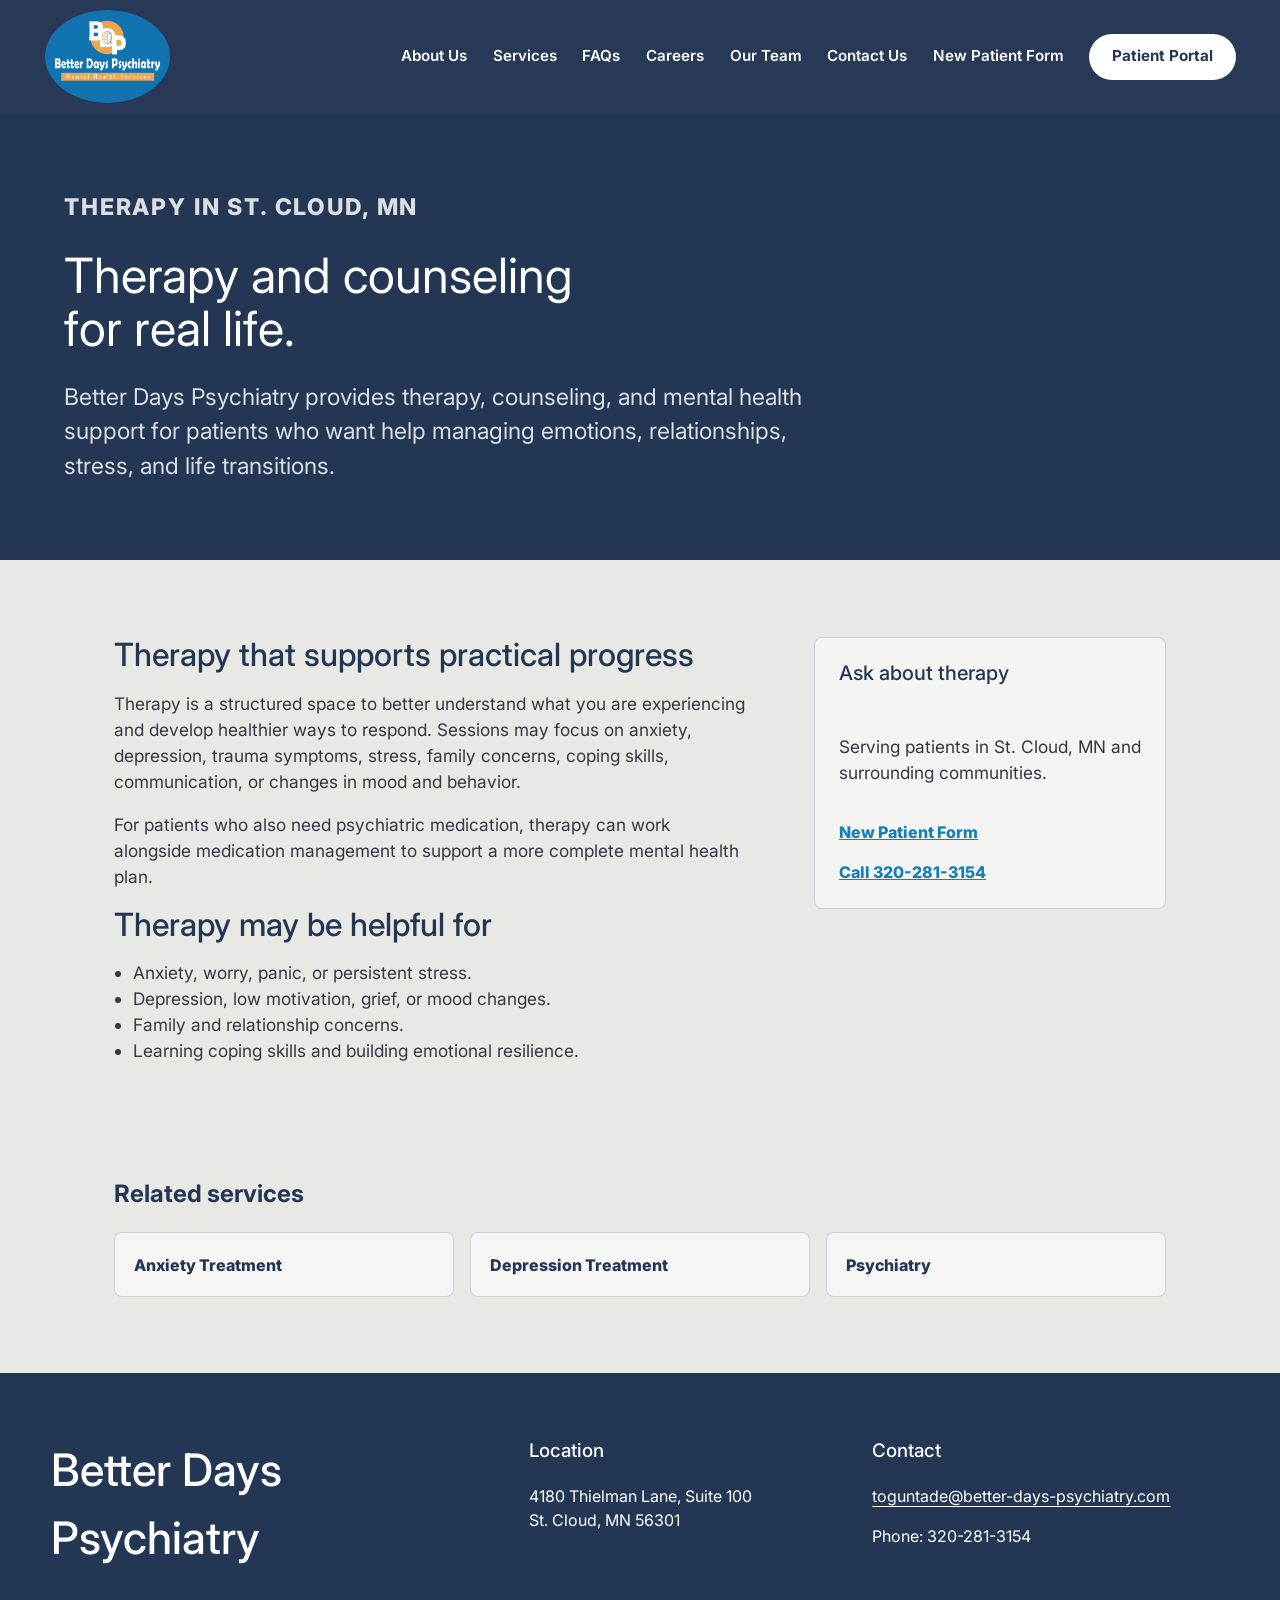
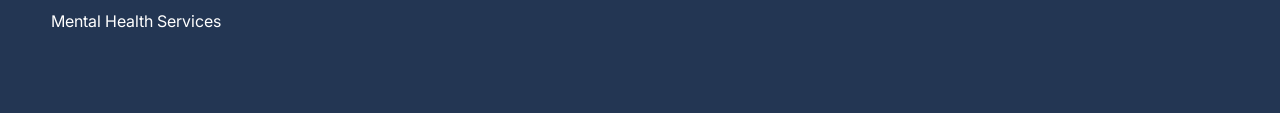
<file: public/therapy-st-cloud-mn.html>
<!doctype html>
<html lang="en">
  <head>
    <meta charset="utf-8">
    <meta name="viewport" content="width=device-width, initial-scale=1">
    <title>Therapy & Counseling in St. Cloud, MN | Better Days Psychiatry</title>
    <meta name="description" content="Therapy and counseling in St. Cloud, MN for anxiety, depression, stress, family concerns, and mental health support.">
    <link rel="canonical" href="https://www.betterdayspsychiatrymhs.com/therapy-st-cloud-mn.html">
    <link rel="preconnect" href="https://fonts.googleapis.com">
    <link rel="preconnect" href="https://fonts.gstatic.com" crossorigin>
    <link href="https://fonts.googleapis.com/css2?family=Inter:wght@400;500;600;700;800&display=swap" rel="stylesheet">
    <link rel="stylesheet" href="styles.css">
    <script type="application/ld+json">
      {"@context":"https://schema.org","@type":"MedicalWebPage","name":"Therapy & Counseling in St. Cloud, MN","url":"https://www.betterdayspsychiatrymhs.com/therapy-st-cloud-mn.html","about":"Therapy, counseling, and psychotherapy services in St. Cloud, Minnesota","provider":{"@type":"MedicalBusiness","name":"Better Days Psychiatry LLC","telephone":"+1-320-281-3154","address":{"@type":"PostalAddress","streetAddress":"4180 Thielman Lane, Suite 100","addressLocality":"St. Cloud","addressRegion":"MN","postalCode":"56301","addressCountry":"US"}}}
    </script>
  </head>
  <body>
    <a class="skip-link" href="#main">Skip to content</a>
    <header class="site-header" data-header>
      <nav class="nav-shell" aria-label="Main navigation">
        <a class="brand" href="index.html#home" aria-label="Better Days Psychiatry home"><img class="brand-logo" src="assets/logo.webp" alt="Better Days Psychiatry Mental Health Services"><span class="brand-copy"><strong>Better Days Psychiatry</strong><span>Mental Health Services</span></span></a>
        <button class="menu-toggle" type="button" aria-label="Open menu" aria-expanded="false" aria-controls="site-menu"><span></span><span></span><span></span></button>
        <div class="nav-links" id="site-menu">
          <a href="index.html#about">About Us</a><a href="index.html#services">Services</a><a href="index.html#faqs">FAQs</a><a href="index.html#careers">Careers</a><a href="index.html#team">Our Team</a><a href="index.html#contact">Contact Us</a><a href="https://docs.google.com/forms/d/e/1FAIpQLSdyWYRWoePlx0-LxMHlRUGKXPF94Q7gkCnSaLaAfk4Poa9IcA/viewform" target="_blank" rel="noreferrer">New Patient Form</a><a class="portal-button" href="https://32164.portal.athenahealth.com/" target="_blank" rel="noreferrer">Patient Portal</a>
        </div>
      </nav>
    </header>
    <main id="main">
      <section class="service-page-hero">
        <div class="service-page-inner">
          <p class="eyebrow">Therapy in St. Cloud, MN</p>
          <h1>Therapy and counseling for real life.</h1>
          <p>Better Days Psychiatry provides therapy, counseling, and mental health support for patients who want help managing emotions, relationships, stress, and life transitions.</p>
        </div>
      </section>
      <section class="service-content">
        <article>
          <h2>Therapy that supports practical progress</h2>
          <p>Therapy is a structured space to better understand what you are experiencing and develop healthier ways to respond. Sessions may focus on anxiety, depression, trauma symptoms, stress, family concerns, coping skills, communication, or changes in mood and behavior.</p>
          <p>For patients who also need psychiatric medication, therapy can work alongside medication management to support a more complete mental health plan.</p>
          <h2>Therapy may be helpful for</h2>
          <ul>
            <li>Anxiety, worry, panic, or persistent stress.</li>
            <li>Depression, low motivation, grief, or mood changes.</li>
            <li>Family and relationship concerns.</li>
            <li>Learning coping skills and building emotional resilience.</li>
          </ul>
        </article>
        <aside class="service-sidebar">
          <h2>Ask about therapy</h2>
          <p>Serving patients in St. Cloud, MN and surrounding communities.</p>
          <a href="https://docs.google.com/forms/d/e/1FAIpQLSdyWYRWoePlx0-LxMHlRUGKXPF94Q7gkCnSaLaAfk4Poa9IcA/viewform" target="_blank" rel="noreferrer">New Patient Form</a>
          <a href="tel:+13202813154">Call 320-281-3154</a>
        </aside>
      </section>
      <section class="related-services"><h2>Related services</h2><div class="related-service-grid"><a href="anxiety-treatment-st-cloud-mn.html">Anxiety Treatment</a><a href="depression-treatment-st-cloud-mn.html">Depression Treatment</a><a href="psychiatry-st-cloud-mn.html">Psychiatry</a></div></section>
    </main>
    <footer class="site-footer"><div><h2>Better Days Psychiatry</h2><p>Mental Health Services</p></div><div><h3>Location</h3><p>4180 Thielman Lane, Suite 100<br>St. Cloud, MN 56301</p></div><div><h3>Contact</h3><p><a href="mailto:toguntade@better-days-psychiatry.com">toguntade@better-days-psychiatry.com</a></p><p>Phone: 320-281-3154</p></div></footer>
    <script src="script.js"></script>
  </body>
</html>
</file>
<file: styles.css>
:root {
  --navy: #233653;
  --navy-deep: #15243a;
  --blue: #1580b5;
  --sky: #63c4dd;
  --orange: #f2a73b;
  --paper: #e8e9e5;
  --white: #ffffff;
  --ink: #20242b;
  --muted: #667085;
  --line: rgba(35, 54, 83, 0.18);
  --shadow: 0 10px 34px rgba(21, 36, 58, 0.08);
  --radius: 8px;
}

* {
  box-sizing: border-box;
}

html {
  scroll-behavior: smooth;
}

body {
  margin: 0;
  background: var(--paper);
  color: var(--ink);
  font-family: Inter, Arial, sans-serif;
  line-height: 1.5;
}

a {
  color: inherit;
}

img {
  display: block;
  max-width: 100%;
}

.skip-link {
  left: 1rem;
  padding: 0.75rem 1rem;
  position: fixed;
  top: -5rem;
  z-index: 20;
  background: var(--white);
  color: var(--navy);
}

.skip-link:focus {
  top: 1rem;
}

.site-header {
  position: sticky;
  top: 0;
  z-index: 10;
  background: rgba(35, 54, 83, 0.98);
  color: var(--white);
  transition: box-shadow 180ms ease, background 180ms ease;
}

.site-header.is-scrolled {
  box-shadow: 0 18px 50px rgba(0, 0, 0, 0.16);
}

.nav-shell {
  display: grid;
  grid-template-columns: auto 1fr;
  align-items: center;
  gap: 1.5rem;
  width: min(100%, 1760px);
  margin: 0 auto;
  padding: 0.65rem clamp(1rem, 3.4vw, 4rem);
}

.brand {
  display: inline-flex;
  align-items: center;
  gap: 1rem;
  text-decoration: none;
}

.brand-logo {
  width: clamp(5.2rem, 10vw, 10rem);
  aspect-ratio: 1.38;
  object-fit: contain;
  border-radius: 50%;
}

.brand-copy {
  display: none;
}

.nav-links {
  display: flex;
  align-items: center;
  justify-content: flex-end;
  gap: clamp(0.85rem, 2vw, 2.7rem);
  font-size: clamp(0.95rem, 1.12vw, 1.35rem);
  font-weight: 600;
}

.nav-links a {
  text-decoration: none;
  text-underline-offset: 0.35em;
}

.nav-links a:not(.portal-button):hover {
  text-decoration: underline;
}

.portal-button,
.primary-action,
.secondary-action {
  display: inline-flex;
  align-items: center;
  justify-content: center;
  min-height: 2.8rem;
  padding: 0.72rem 1.2rem;
  border: 0;
  border-radius: 999px;
  font: inherit;
  font-weight: 700;
  text-decoration: none;
  cursor: pointer;
}

.portal-button {
  background: var(--white);
  color: var(--navy);
  min-width: 9.2rem;
}

.primary-action {
  background: var(--orange);
  color: var(--navy-deep);
  box-shadow: 0 14px 30px rgba(242, 167, 59, 0.24);
}

.secondary-action {
  border: 1px solid rgba(255, 255, 255, 0.7);
  color: var(--white);
}

.dark-link {
  border-color: var(--line);
  color: var(--navy);
}

.menu-toggle {
  display: none;
  justify-self: end;
  width: 3rem;
  height: 3rem;
  border: 0;
  background: transparent;
  cursor: pointer;
}

.menu-toggle span {
  display: block;
  height: 2px;
  width: 1.7rem;
  margin: 0.38rem auto;
  background: var(--white);
}

.hero {
  position: relative;
  min-height: 760px;
  display: grid;
  align-items: end;
  color: var(--white);
  background:
    linear-gradient(90deg, rgba(20, 34, 53, 0.78), rgba(35, 54, 83, 0.6)),
    url("assets/hero-background.png") center / cover;
}

.hero-overlay {
  position: absolute;
  inset: 0;
  background: radial-gradient(circle at 30% 85%, rgba(255, 255, 255, 0.12), transparent 28%);
}

.hero-content {
  position: relative;
  display: grid;
  grid-template-columns: minmax(0, 1.1fr) minmax(20rem, 0.62fr);
  gap: clamp(2rem, 8vw, 9rem);
  width: min(100%, 1760px);
  margin: 0 auto;
  padding: 13rem clamp(1.25rem, 8vw, 10rem) clamp(4rem, 9vw, 8rem);
}

.eyebrow {
  margin: 0 0 0.9rem;
  color: var(--sky);
  font-size: 0.86rem;
  font-weight: 800;
  letter-spacing: 0.08em;
  text-transform: uppercase;
}

.eyebrow.dark {
  color: var(--blue);
}

.hero h1 {
  max-width: 20em;
  margin: 0;
  font-size: clamp(2rem, 2.85vw, 3.55rem);
  line-height: 1.08;
  font-weight: 400;
}

.hero-nowrap {
  white-space: nowrap;
}

.hero-subtitle {
  max-width: 38rem;
  margin: 2.2rem 0 0;
  font-size: clamp(1.1rem, 1.8vw, 1.65rem);
}

.hero-actions {
  display: flex;
  flex-wrap: wrap;
  gap: 1rem;
  margin-top: 2rem;
}

.mission-card {
  align-self: end;
  padding: clamp(1.5rem, 3vw, 2.4rem);
  border: 0;
  background: transparent;
}

.mission-card p {
  margin: 0;
  font-size: clamp(1.25rem, 2vw, 2rem);
}

.section {
  padding: clamp(3.25rem, 6vw, 6.5rem) clamp(1.25rem, 4vw, 5rem);
}

.section-grid,
.section-heading,
.service-grid,
.team-grid,
.faq-list,
.career-grid,
.contact-grid,
.site-footer {
  width: min(100%, 1760px);
  margin-inline: auto;
}

.section-grid {
  display: grid;
  grid-template-columns: 0.86fr 1fr;
  align-items: center;
  gap: clamp(2rem, 7vw, 8rem);
}

.section-grid.compact {
  grid-template-columns: 1fr auto;
}

.intro-band {
  background: #dedfdb;
  padding-block: 2rem;
}

.intro-band h2 {
  margin: 0;
  color: var(--navy);
  font-size: clamp(1.45rem, 2.2vw, 2.4rem);
  font-weight: 500;
}

.intro-actions {
  display: flex;
  flex-wrap: wrap;
  gap: 1rem;
}

.portrait-card,
.service-card,
.team-member,
.career-card,
.contact-form {
  border: 1px solid rgba(35, 54, 83, 0.12);
  border-radius: var(--radius);
  background: rgba(255, 255, 255, 0.45);
  box-shadow: none;
}

.portrait-card {
  padding: clamp(0.75rem, 1.5vw, 1.25rem);
}

.portrait-placeholder {
  display: grid;
  min-height: 34rem;
  place-items: end start;
  padding: 2rem;
  background:
    linear-gradient(180deg, rgba(35, 54, 83, 0.01), rgba(35, 54, 83, 0.24)),
    url("assets/taiwo.webp") center 36% / cover;
}

.portrait-placeholder span {
  padding: 0.55rem 0.8rem;
  background: var(--navy);
  color: var(--white);
  font-weight: 800;
}

.copy-block h2,
.section-heading h2,
.contact-copy h2 {
  margin: 0;
  color: var(--navy);
  font-size: clamp(1.95rem, 3vw, 3.65rem);
  line-height: 1.16;
  font-weight: 500;
}

.copy-block p,
.section-heading p,
.contact-copy p,
.contact-copy address {
  font-size: clamp(1.03rem, 1.28vw, 1.28rem);
}

.contact-intro {
  max-width: 38rem;
  color: var(--muted);
}

.collab-list {
  display: grid;
  gap: 0.65rem;
  margin-top: 2rem;
  padding-top: 1.5rem;
  border-top: 1px solid var(--line);
}

.services-section,
.team-section,
.careers-section,
.contact-section {
  background: var(--paper);
}

.section-heading {
  max-width: 58rem;
  text-align: left;
  margin: 0 auto clamp(2rem, 4vw, 3rem);
}

.section-heading.light h2,
.section-heading.light p {
  color: var(--white);
}

.service-grid {
  display: grid;
  grid-template-columns: repeat(2, minmax(0, 1fr));
  gap: 0;
  border-top: 1px solid var(--line);
  border-left: 1px solid var(--line);
}

.service-card {
  min-height: 12rem;
  padding: 1.5rem;
  border: 0;
  border-right: 1px solid var(--line);
  border-bottom: 1px solid var(--line);
  border-radius: 0;
  background: transparent;
  transition: transform 180ms ease, box-shadow 180ms ease;
}

.service-link {
  display: block;
  color: inherit;
  text-decoration: none;
}

.service-card:hover {
  transform: none;
  background: rgba(255, 255, 255, 0.35);
  box-shadow: none;
}

.service-icon {
  display: block;
  width: auto;
  height: auto;
  margin-bottom: 0.65rem;
  border-radius: 0;
  background: transparent;
  color: var(--blue);
  font-weight: 800;
  font-size: 0.88rem;
  letter-spacing: 0.08em;
}

.service-card h3,
.career-card h3,
.team-member h3 {
  margin: 0;
  color: var(--navy);
  font-size: 1.25rem;
}

.service-card p,
.career-card p,
.team-member p {
  color: var(--muted);
}

.service-seo-links {
  display: flex;
  flex-wrap: wrap;
  justify-content: center;
  gap: 0.75rem;
  width: min(100%, 1760px);
  margin: 2rem auto 0;
}

.service-seo-links a {
  padding: 0.72rem 1rem;
  border: 1px solid var(--line);
  border-radius: 999px;
  background: rgba(255, 255, 255, 0.55);
  color: var(--navy);
  font-weight: 700;
  text-decoration: none;
}

.service-page-hero {
  background: var(--navy);
  color: var(--white);
  padding: clamp(3.5rem, 6vw, 6rem) clamp(1.25rem, 5vw, 5rem);
}

.service-page-inner,
.service-content,
.related-services {
  width: min(100%, 1180px);
  margin-inline: auto;
}

.service-page-inner {
  display: grid;
  gap: 1.5rem;
}

.service-page-hero h1 {
  max-width: 17ch;
  margin: 0;
  font-size: clamp(2.15rem, 3.8vw, 4.4rem);
  line-height: 1.1;
  font-weight: 400;
}

.service-page-hero p {
  max-width: 48rem;
  margin: 0;
  color: rgba(255, 255, 255, 0.84);
  font-size: clamp(1.1rem, 1.8vw, 1.45rem);
}

.service-content {
  display: grid;
  grid-template-columns: minmax(0, 1fr) 22rem;
  gap: clamp(2rem, 5vw, 5rem);
  padding: clamp(3rem, 6vw, 6rem) clamp(1.25rem, 5vw, 5rem);
}

.service-content h2 {
  margin: 0 0 1rem;
  color: var(--navy);
  font-size: clamp(1.6rem, 2.5vw, 2.65rem);
  line-height: 1.15;
  font-weight: 500;
}

.service-content p,
.service-content li {
  color: #323844;
  font-size: 1.08rem;
}

.service-content ul {
  padding-left: 1.2rem;
}

.service-sidebar {
  align-self: start;
  display: grid;
  gap: 1rem;
  padding: 1.5rem;
  border: 1px solid var(--line);
  border-radius: var(--radius);
  background: rgba(255, 255, 255, 0.5);
  box-shadow: none;
}

.service-sidebar h2 {
  font-size: 1.25rem;
}

.service-sidebar a {
  color: var(--blue);
  font-weight: 800;
}

.related-services {
  padding: 0 clamp(1.25rem, 5vw, 5rem) clamp(4rem, 6vw, 6rem);
}

.related-services h2 {
  color: var(--navy);
}

.related-service-grid {
  display: grid;
  grid-template-columns: repeat(3, minmax(0, 1fr));
  gap: 1rem;
}

.related-service-grid a {
  padding: 1.2rem;
  border: 1px solid var(--line);
  border-radius: var(--radius);
  background: rgba(255, 255, 255, 0.55);
  color: var(--navy);
  font-weight: 800;
  text-decoration: none;
}

.team-grid {
  display: grid;
  grid-template-columns: repeat(3, minmax(0, 1fr));
  gap: clamp(2rem, 6vw, 6rem);
}

.team-member {
  padding: 0;
  border: 0;
  background: transparent;
  text-align: center;
}

.avatar {
  width: min(17rem, 68vw);
  aspect-ratio: 1;
  margin: 0 auto 1.5rem;
  border-radius: 50%;
  background-size: cover;
  background-position: center;
}

.avatar-one {
  background-image: linear-gradient(rgba(255, 255, 255, 0.04), rgba(35, 54, 83, 0.08)), url("assets/hariss.webp");
  background-position: center 28%;
}

.avatar-two {
  background-image: linear-gradient(rgba(255, 255, 255, 0.04), rgba(35, 54, 83, 0.08)), url("assets/goodman.webp");
  background-position: center 25%;
}

.avatar-three {
  background-image: linear-gradient(rgba(255, 255, 255, 0.04), rgba(35, 54, 83, 0.08)), url("assets/abdulhamid.webp");
  background-position: center 18%;
}

.faq-section {
  background: var(--navy);
}

.faq-list {
  max-width: 74rem;
}

details {
  border-top: 1px solid rgba(255, 255, 255, 0.22);
  color: var(--white);
}

details:last-child {
  border-bottom: 1px solid rgba(255, 255, 255, 0.22);
}

summary {
  display: flex;
  align-items: center;
  justify-content: space-between;
  gap: 1rem;
  padding: 1.45rem 0;
  cursor: pointer;
  font-size: clamp(1.08rem, 1.7vw, 1.55rem);
  list-style: none;
}

summary::-webkit-details-marker {
  display: none;
}

summary::after {
  content: "+";
  font-size: 1.8rem;
}

details[open] summary::after {
  content: "-";
}

details p {
  max-width: 58rem;
  margin: 0 0 1.5rem;
  color: rgba(255, 255, 255, 0.82);
  font-size: 1.05rem;
}

.career-grid {
  display: grid;
  grid-template-columns: repeat(2, minmax(0, 1fr));
  gap: clamp(2rem, 5vw, 5rem);
}

.career-card {
  display: grid;
  align-content: start;
  gap: 1rem;
  padding: 0;
  border: 0;
  background: transparent;
}

.career-card a {
  color: var(--blue);
  font-weight: 800;
}

.contact-grid {
  display: grid;
  grid-template-columns: 0.75fr 1fr;
  gap: clamp(2rem, 6vw, 7rem);
}

.contact-copy address {
  margin: 2rem 0;
  font-style: normal;
}

.contact-form {
  display: grid;
  gap: 1rem;
  padding: clamp(1.25rem, 3vw, 2rem);
  background: transparent;
  box-shadow: none;
}

.form-note {
  margin: 0 0 0.25rem;
  color: var(--muted);
  font-size: 0.95rem;
}

.form-row {
  display: grid;
  grid-template-columns: repeat(2, minmax(0, 1fr));
  gap: 1rem;
}

.form-row.three {
  grid-template-columns: repeat(3, minmax(0, 1fr));
}

label {
  display: grid;
  gap: 0.42rem;
  font-weight: 700;
  color: var(--navy);
}

input,
textarea {
  width: 100%;
  border: 1px solid rgba(35, 54, 83, 0.42);
  border-radius: 999px;
  padding: 0.9rem 1rem;
  background: #fbfcf8;
  color: var(--ink);
  font: inherit;
}

textarea {
  border-radius: var(--radius);
  resize: vertical;
}

input:focus,
textarea:focus,
button:focus-visible,
a:focus-visible,
summary:focus-visible {
  outline: 3px solid rgba(242, 167, 59, 0.75);
  outline-offset: 3px;
}

.site-footer {
  display: grid;
  grid-template-columns: 1fr 0.7fr 0.8fr;
  gap: 2rem;
  padding: clamp(3rem, 5vw, 5rem) clamp(1.25rem, 4vw, 5rem);
  background: var(--navy);
  color: var(--white);
}

.site-footer h2,
.site-footer h3 {
  margin-top: 0;
  font-weight: 500;
}

.site-footer h2 {
  font-size: clamp(2rem, 3.5vw, 4rem);
}

.site-footer a {
  text-underline-offset: 0.25em;
}

@media (max-width: 1100px) {
  .nav-shell {
    grid-template-columns: auto auto;
  }

  .menu-toggle {
    display: inline-block;
  }

  .nav-links {
    display: none;
    grid-column: 1 / -1;
    flex-direction: column;
    align-items: stretch;
    gap: 0;
    padding: 1rem 0 0;
    font-size: 1.1rem;
  }

  .nav-links.is-open {
    display: flex;
  }

  .nav-links a {
    padding: 0.9rem 0;
    border-top: 1px solid rgba(255, 255, 255, 0.12);
  }

  .portal-button {
    margin-top: 0.75rem;
  }

  .hero-content,
  .section-grid,
  .contact-grid,
  .section-grid.compact {
    grid-template-columns: 1fr;
  }

  .hero {
    min-height: 720px;
  }

  .hero-content {
    padding-top: 6rem;
  }

  .hero h1 {
    max-width: 18ch;
  }

  .intro-actions {
    justify-content: flex-start;
  }

  .service-grid,
  .career-grid,
  .related-service-grid {
    grid-template-columns: repeat(2, minmax(0, 1fr));
  }

  .service-content {
    grid-template-columns: 1fr;
  }
}

@media (max-width: 720px) {
  .brand-copy {
    display: grid;
  }

  .brand-copy strong {
    font-size: 1rem;
  }

  .brand-copy span {
    color: var(--orange);
    font-size: 0.75rem;
    font-weight: 800;
    text-transform: uppercase;
  }

  .brand-logo {
    width: 4.25rem;
  }

  .hero {
    min-height: 780px;
  }

  .hero-content {
    padding-inline: 1.25rem;
  }

  .hero h1 {
    max-width: 18em;
    font-size: clamp(2rem, 8.8vw, 3.1rem);
  }

  .hero-nowrap {
    white-space: normal;
  }

  .mission-card {
    display: none;
  }

  .section {
    padding-block: 3.25rem;
  }

  .portrait-placeholder {
    min-height: 24rem;
  }

  .service-grid,
  .team-grid,
  .career-grid,
  .related-service-grid,
  .form-row,
  .form-row.three,
  .site-footer {
    grid-template-columns: 1fr;
  }

  .service-card {
    min-height: auto;
  }

  .site-footer {
    padding-inline: 1.25rem;
  }
}
</file>
<file: public/styles.css>
:root {
  --navy: #233653;
  --navy-deep: #15243a;
  --blue: #1580b5;
  --sky: #63c4dd;
  --orange: #f2a73b;
  --paper: #e8e9e5;
  --white: #ffffff;
  --ink: #20242b;
  --muted: #667085;
  --line: rgba(35, 54, 83, 0.18);
  --shadow: 0 10px 34px rgba(21, 36, 58, 0.08);
  --radius: 8px;
}

* {
  box-sizing: border-box;
}

html {
  scroll-behavior: smooth;
}

body {
  margin: 0;
  background: var(--paper);
  color: var(--ink);
  font-family: Inter, Arial, sans-serif;
  line-height: 1.5;
}

a {
  color: inherit;
}

img {
  display: block;
  max-width: 100%;
}

.skip-link {
  left: 1rem;
  padding: 0.75rem 1rem;
  position: fixed;
  top: -5rem;
  z-index: 20;
  background: var(--white);
  color: var(--navy);
}

.skip-link:focus {
  top: 1rem;
}

.site-header {
  position: sticky;
  top: 0;
  z-index: 10;
  background: rgba(35, 54, 83, 0.98);
  color: var(--white);
  transition: box-shadow 180ms ease, background 180ms ease;
}

.site-header.is-scrolled {
  box-shadow: 0 18px 50px rgba(0, 0, 0, 0.16);
}

.nav-shell {
  display: grid;
  grid-template-columns: auto 1fr;
  align-items: center;
  gap: 1.5rem;
  width: min(100%, 1760px);
  margin: 0 auto;
  padding: 0.65rem clamp(1rem, 3.4vw, 4rem);
}

.brand {
  display: inline-flex;
  align-items: center;
  gap: 1rem;
  text-decoration: none;
}

.brand-logo {
  width: clamp(5.2rem, 10vw, 10rem);
  aspect-ratio: 1.38;
  object-fit: contain;
  border-radius: 50%;
}

.brand-copy {
  display: none;
}

.nav-links {
  display: flex;
  align-items: center;
  justify-content: flex-end;
  gap: clamp(0.85rem, 2vw, 2.7rem);
  font-size: clamp(0.95rem, 1.12vw, 1.35rem);
  font-weight: 600;
}

.nav-links a {
  text-decoration: none;
  text-underline-offset: 0.35em;
}

.nav-links a:not(.portal-button):hover {
  text-decoration: underline;
}

.portal-button,
.primary-action,
.secondary-action {
  display: inline-flex;
  align-items: center;
  justify-content: center;
  min-height: 2.8rem;
  padding: 0.72rem 1.2rem;
  border: 0;
  border-radius: 999px;
  font: inherit;
  font-weight: 700;
  text-decoration: none;
  cursor: pointer;
}

.portal-button {
  background: var(--white);
  color: var(--navy);
  min-width: 9.2rem;
}

.primary-action {
  background: var(--orange);
  color: var(--navy-deep);
  box-shadow: 0 14px 30px rgba(242, 167, 59, 0.24);
}

.secondary-action {
  border: 1px solid rgba(255, 255, 255, 0.7);
  color: var(--white);
}

.dark-link {
  border-color: var(--line);
  color: var(--navy);
}

.menu-toggle {
  display: none;
  justify-self: end;
  width: 3rem;
  height: 3rem;
  border: 0;
  background: transparent;
  cursor: pointer;
}

.menu-toggle span {
  display: block;
  height: 2px;
  width: 1.7rem;
  margin: 0.38rem auto;
  background: var(--white);
}

.hero {
  position: relative;
  min-height: 760px;
  display: grid;
  align-items: end;
  color: var(--white);
  background:
    linear-gradient(90deg, rgba(20, 34, 53, 0.78), rgba(35, 54, 83, 0.6)),
    url("assets/hero-background.png") center / cover;
}

.hero-overlay {
  position: absolute;
  inset: 0;
  background: radial-gradient(circle at 30% 85%, rgba(255, 255, 255, 0.12), transparent 28%);
}

.hero-content {
  position: relative;
  display: grid;
  grid-template-columns: minmax(0, 1.1fr) minmax(20rem, 0.62fr);
  gap: clamp(2rem, 8vw, 9rem);
  width: min(100%, 1760px);
  margin: 0 auto;
  padding: 13rem clamp(1.25rem, 8vw, 10rem) clamp(4rem, 9vw, 8rem);
}

.eyebrow {
  margin: 0 0 0.9rem;
  color: var(--sky);
  font-size: 0.86rem;
  font-weight: 800;
  letter-spacing: 0.08em;
  text-transform: uppercase;
}

.eyebrow.dark {
  color: var(--blue);
}

.hero h1 {
  max-width: 20em;
  margin: 0;
  font-size: clamp(2rem, 2.85vw, 3.55rem);
  line-height: 1.08;
  font-weight: 400;
}

.hero-nowrap {
  white-space: nowrap;
}

.hero-subtitle {
  max-width: 38rem;
  margin: 2.2rem 0 0;
  font-size: clamp(1.1rem, 1.8vw, 1.65rem);
}

.hero-actions {
  display: flex;
  flex-wrap: wrap;
  gap: 1rem;
  margin-top: 2rem;
}

.mission-card {
  align-self: end;
  padding: clamp(1.5rem, 3vw, 2.4rem);
  border: 0;
  background: transparent;
}

.mission-card p {
  margin: 0;
  font-size: clamp(1.25rem, 2vw, 2rem);
}

.section {
  padding: clamp(3.25rem, 6vw, 6.5rem) clamp(1.25rem, 4vw, 5rem);
}

.section-grid,
.section-heading,
.service-grid,
.team-grid,
.faq-list,
.career-grid,
.contact-grid,
.site-footer {
  width: min(100%, 1760px);
  margin-inline: auto;
}

.section-grid {
  display: grid;
  grid-template-columns: 0.86fr 1fr;
  align-items: center;
  gap: clamp(2rem, 7vw, 8rem);
}

.section-grid.compact {
  grid-template-columns: 1fr auto;
}

.intro-band {
  background: #dedfdb;
  padding-block: 2rem;
}

.intro-band h2 {
  margin: 0;
  color: var(--navy);
  font-size: clamp(1.45rem, 2.2vw, 2.4rem);
  font-weight: 500;
}

.intro-actions {
  display: flex;
  flex-wrap: wrap;
  gap: 1rem;
}

.portrait-card,
.service-card,
.team-member,
.career-card,
.contact-form {
  border: 1px solid rgba(35, 54, 83, 0.12);
  border-radius: var(--radius);
  background: rgba(255, 255, 255, 0.45);
  box-shadow: none;
}

.portrait-card {
  padding: clamp(0.75rem, 1.5vw, 1.25rem);
}

.portrait-placeholder {
  display: grid;
  min-height: 34rem;
  place-items: end start;
  padding: 2rem;
  background:
    linear-gradient(180deg, rgba(35, 54, 83, 0.01), rgba(35, 54, 83, 0.24)),
    url("assets/taiwo.webp") center 36% / cover;
}

.portrait-placeholder span {
  padding: 0.55rem 0.8rem;
  background: var(--navy);
  color: var(--white);
  font-weight: 800;
}

.copy-block h2,
.section-heading h2,
.contact-copy h2 {
  margin: 0;
  color: var(--navy);
  font-size: clamp(1.95rem, 3vw, 3.65rem);
  line-height: 1.16;
  font-weight: 500;
}

.copy-block p,
.section-heading p,
.contact-copy p,
.contact-copy address {
  font-size: clamp(1.03rem, 1.28vw, 1.28rem);
}

.contact-intro {
  max-width: 38rem;
  color: var(--muted);
}

.collab-list {
  display: grid;
  gap: 0.65rem;
  margin-top: 2rem;
  padding-top: 1.5rem;
  border-top: 1px solid var(--line);
}

.services-section,
.team-section,
.careers-section,
.contact-section {
  background: var(--paper);
}

.section-heading {
  max-width: 58rem;
  text-align: left;
  margin: 0 auto clamp(2rem, 4vw, 3rem);
}

.section-heading.light h2,
.section-heading.light p {
  color: var(--white);
}

.service-grid {
  display: grid;
  grid-template-columns: repeat(2, minmax(0, 1fr));
  gap: 0;
  border-top: 1px solid var(--line);
  border-left: 1px solid var(--line);
}

.service-card {
  min-height: 12rem;
  padding: 1.5rem;
  border: 0;
  border-right: 1px solid var(--line);
  border-bottom: 1px solid var(--line);
  border-radius: 0;
  background: transparent;
  transition: transform 180ms ease, box-shadow 180ms ease;
}

.service-link {
  display: block;
  color: inherit;
  text-decoration: none;
}

.service-card:hover {
  transform: none;
  background: rgba(255, 255, 255, 0.35);
  box-shadow: none;
}

.service-icon {
  display: block;
  width: auto;
  height: auto;
  margin-bottom: 0.65rem;
  border-radius: 0;
  background: transparent;
  color: var(--blue);
  font-weight: 800;
  font-size: 0.88rem;
  letter-spacing: 0.08em;
}

.service-card h3,
.career-card h3,
.team-member h3 {
  margin: 0;
  color: var(--navy);
  font-size: 1.25rem;
}

.service-card p,
.career-card p,
.team-member p {
  color: var(--muted);
}

.service-seo-links {
  display: flex;
  flex-wrap: wrap;
  justify-content: center;
  gap: 0.75rem;
  width: min(100%, 1760px);
  margin: 2rem auto 0;
}

.service-seo-links a {
  padding: 0.72rem 1rem;
  border: 1px solid var(--line);
  border-radius: 999px;
  background: rgba(255, 255, 255, 0.55);
  color: var(--navy);
  font-weight: 700;
  text-decoration: none;
}

.service-page-hero {
  background: var(--navy);
  color: var(--white);
  padding: clamp(3.5rem, 6vw, 6rem) clamp(1.25rem, 5vw, 5rem);
}

.service-page-inner,
.service-content,
.related-services {
  width: min(100%, 1180px);
  margin-inline: auto;
}

.service-page-inner {
  display: grid;
  gap: 1.5rem;
}

.service-page-hero h1 {
  max-width: 17ch;
  margin: 0;
  font-size: clamp(2.15rem, 3.8vw, 4.4rem);
  line-height: 1.1;
  font-weight: 400;
}

.service-page-hero p {
  max-width: 48rem;
  margin: 0;
  color: rgba(255, 255, 255, 0.84);
  font-size: clamp(1.1rem, 1.8vw, 1.45rem);
}

.service-content {
  display: grid;
  grid-template-columns: minmax(0, 1fr) 22rem;
  gap: clamp(2rem, 5vw, 5rem);
  padding: clamp(3rem, 6vw, 6rem) clamp(1.25rem, 5vw, 5rem);
}

.service-content h2 {
  margin: 0 0 1rem;
  color: var(--navy);
  font-size: clamp(1.6rem, 2.5vw, 2.65rem);
  line-height: 1.15;
  font-weight: 500;
}

.service-content p,
.service-content li {
  color: #323844;
  font-size: 1.08rem;
}

.service-content ul {
  padding-left: 1.2rem;
}

.service-sidebar {
  align-self: start;
  display: grid;
  gap: 1rem;
  padding: 1.5rem;
  border: 1px solid var(--line);
  border-radius: var(--radius);
  background: rgba(255, 255, 255, 0.5);
  box-shadow: none;
}

.service-sidebar h2 {
  font-size: 1.25rem;
}

.service-sidebar a {
  color: var(--blue);
  font-weight: 800;
}

.related-services {
  padding: 0 clamp(1.25rem, 5vw, 5rem) clamp(4rem, 6vw, 6rem);
}

.related-services h2 {
  color: var(--navy);
}

.related-service-grid {
  display: grid;
  grid-template-columns: repeat(3, minmax(0, 1fr));
  gap: 1rem;
}

.related-service-grid a {
  padding: 1.2rem;
  border: 1px solid var(--line);
  border-radius: var(--radius);
  background: rgba(255, 255, 255, 0.55);
  color: var(--navy);
  font-weight: 800;
  text-decoration: none;
}

.team-grid {
  display: grid;
  grid-template-columns: repeat(3, minmax(0, 1fr));
  gap: clamp(2rem, 6vw, 6rem);
}

.team-member {
  padding: 0;
  border: 0;
  background: transparent;
  text-align: center;
}

.avatar {
  width: min(17rem, 68vw);
  aspect-ratio: 1;
  margin: 0 auto 1.5rem;
  border-radius: 50%;
  background-size: cover;
  background-position: center;
}

.avatar-one {
  background-image: linear-gradient(rgba(255, 255, 255, 0.04), rgba(35, 54, 83, 0.08)), url("assets/hariss.webp");
  background-position: center 28%;
}

.avatar-two {
  background-image: linear-gradient(rgba(255, 255, 255, 0.04), rgba(35, 54, 83, 0.08)), url("assets/goodman.webp");
  background-position: center 25%;
}

.avatar-three {
  background-image: linear-gradient(rgba(255, 255, 255, 0.04), rgba(35, 54, 83, 0.08)), url("assets/abdulhamid.webp");
  background-position: center 18%;
}

.faq-section {
  background: var(--navy);
}

.faq-list {
  max-width: 74rem;
}

details {
  border-top: 1px solid rgba(255, 255, 255, 0.22);
  color: var(--white);
}

details:last-child {
  border-bottom: 1px solid rgba(255, 255, 255, 0.22);
}

summary {
  display: flex;
  align-items: center;
  justify-content: space-between;
  gap: 1rem;
  padding: 1.45rem 0;
  cursor: pointer;
  font-size: clamp(1.08rem, 1.7vw, 1.55rem);
  list-style: none;
}

summary::-webkit-details-marker {
  display: none;
}

summary::after {
  content: "+";
  font-size: 1.8rem;
}

details[open] summary::after {
  content: "-";
}

details p {
  max-width: 58rem;
  margin: 0 0 1.5rem;
  color: rgba(255, 255, 255, 0.82);
  font-size: 1.05rem;
}

.career-grid {
  display: grid;
  grid-template-columns: repeat(2, minmax(0, 1fr));
  gap: clamp(2rem, 5vw, 5rem);
}

.career-card {
  display: grid;
  align-content: start;
  gap: 1rem;
  padding: 0;
  border: 0;
  background: transparent;
}

.career-card a {
  color: var(--blue);
  font-weight: 800;
}

.contact-grid {
  display: grid;
  grid-template-columns: 0.75fr 1fr;
  gap: clamp(2rem, 6vw, 7rem);
}

.contact-copy address {
  margin: 2rem 0;
  font-style: normal;
}

.contact-form {
  display: grid;
  gap: 1rem;
  padding: clamp(1.25rem, 3vw, 2rem);
  background: transparent;
  box-shadow: none;
}

.form-note {
  margin: 0 0 0.25rem;
  color: var(--muted);
  font-size: 0.95rem;
}

.form-row {
  display: grid;
  grid-template-columns: repeat(2, minmax(0, 1fr));
  gap: 1rem;
}

.form-row.three {
  grid-template-columns: repeat(3, minmax(0, 1fr));
}

label {
  display: grid;
  gap: 0.42rem;
  font-weight: 700;
  color: var(--navy);
}

input,
textarea {
  width: 100%;
  border: 1px solid rgba(35, 54, 83, 0.42);
  border-radius: 999px;
  padding: 0.9rem 1rem;
  background: #fbfcf8;
  color: var(--ink);
  font: inherit;
}

textarea {
  border-radius: var(--radius);
  resize: vertical;
}

input:focus,
textarea:focus,
button:focus-visible,
a:focus-visible,
summary:focus-visible {
  outline: 3px solid rgba(242, 167, 59, 0.75);
  outline-offset: 3px;
}

.site-footer {
  display: grid;
  grid-template-columns: 1fr 0.7fr 0.8fr;
  gap: 2rem;
  padding: clamp(3rem, 5vw, 5rem) clamp(1.25rem, 4vw, 5rem);
  background: var(--navy);
  color: var(--white);
}

.site-footer h2,
.site-footer h3 {
  margin-top: 0;
  font-weight: 500;
}

.site-footer h2 {
  font-size: clamp(2rem, 3.5vw, 4rem);
}

.site-footer a {
  text-underline-offset: 0.25em;
}

@media (max-width: 1100px) {
  .nav-shell {
    grid-template-columns: auto auto;
  }

  .menu-toggle {
    display: inline-block;
  }

  .nav-links {
    display: none;
    grid-column: 1 / -1;
    flex-direction: column;
    align-items: stretch;
    gap: 0;
    padding: 1rem 0 0;
    font-size: 1.1rem;
  }

  .nav-links.is-open {
    display: flex;
  }

  .nav-links a {
    padding: 0.9rem 0;
    border-top: 1px solid rgba(255, 255, 255, 0.12);
  }

  .portal-button {
    margin-top: 0.75rem;
  }

  .hero-content,
  .section-grid,
  .contact-grid,
  .section-grid.compact {
    grid-template-columns: 1fr;
  }

  .hero {
    min-height: 720px;
  }

  .hero-content {
    padding-top: 6rem;
  }

  .hero h1 {
    max-width: 18ch;
  }

  .intro-actions {
    justify-content: flex-start;
  }

  .service-grid,
  .career-grid,
  .related-service-grid {
    grid-template-columns: repeat(2, minmax(0, 1fr));
  }

  .service-content {
    grid-template-columns: 1fr;
  }
}

@media (max-width: 720px) {
  .brand-copy {
    display: grid;
  }

  .brand-copy strong {
    font-size: 1rem;
  }

  .brand-copy span {
    color: var(--orange);
    font-size: 0.75rem;
    font-weight: 800;
    text-transform: uppercase;
  }

  .brand-logo {
    width: 4.25rem;
  }

  .hero {
    min-height: 780px;
  }

  .hero-content {
    padding-inline: 1.25rem;
  }

  .hero h1 {
    max-width: 18em;
    font-size: clamp(2rem, 8.8vw, 3.1rem);
  }

  .hero-nowrap {
    white-space: normal;
  }

  .mission-card {
    display: none;
  }

  .section {
    padding-block: 3.25rem;
  }

  .portrait-placeholder {
    min-height: 24rem;
  }

  .service-grid,
  .team-grid,
  .career-grid,
  .related-service-grid,
  .form-row,
  .form-row.three,
  .site-footer {
    grid-template-columns: 1fr;
  }

  .service-card {
    min-height: auto;
  }

  .site-footer {
    padding-inline: 1.25rem;
  }
}
</file>
